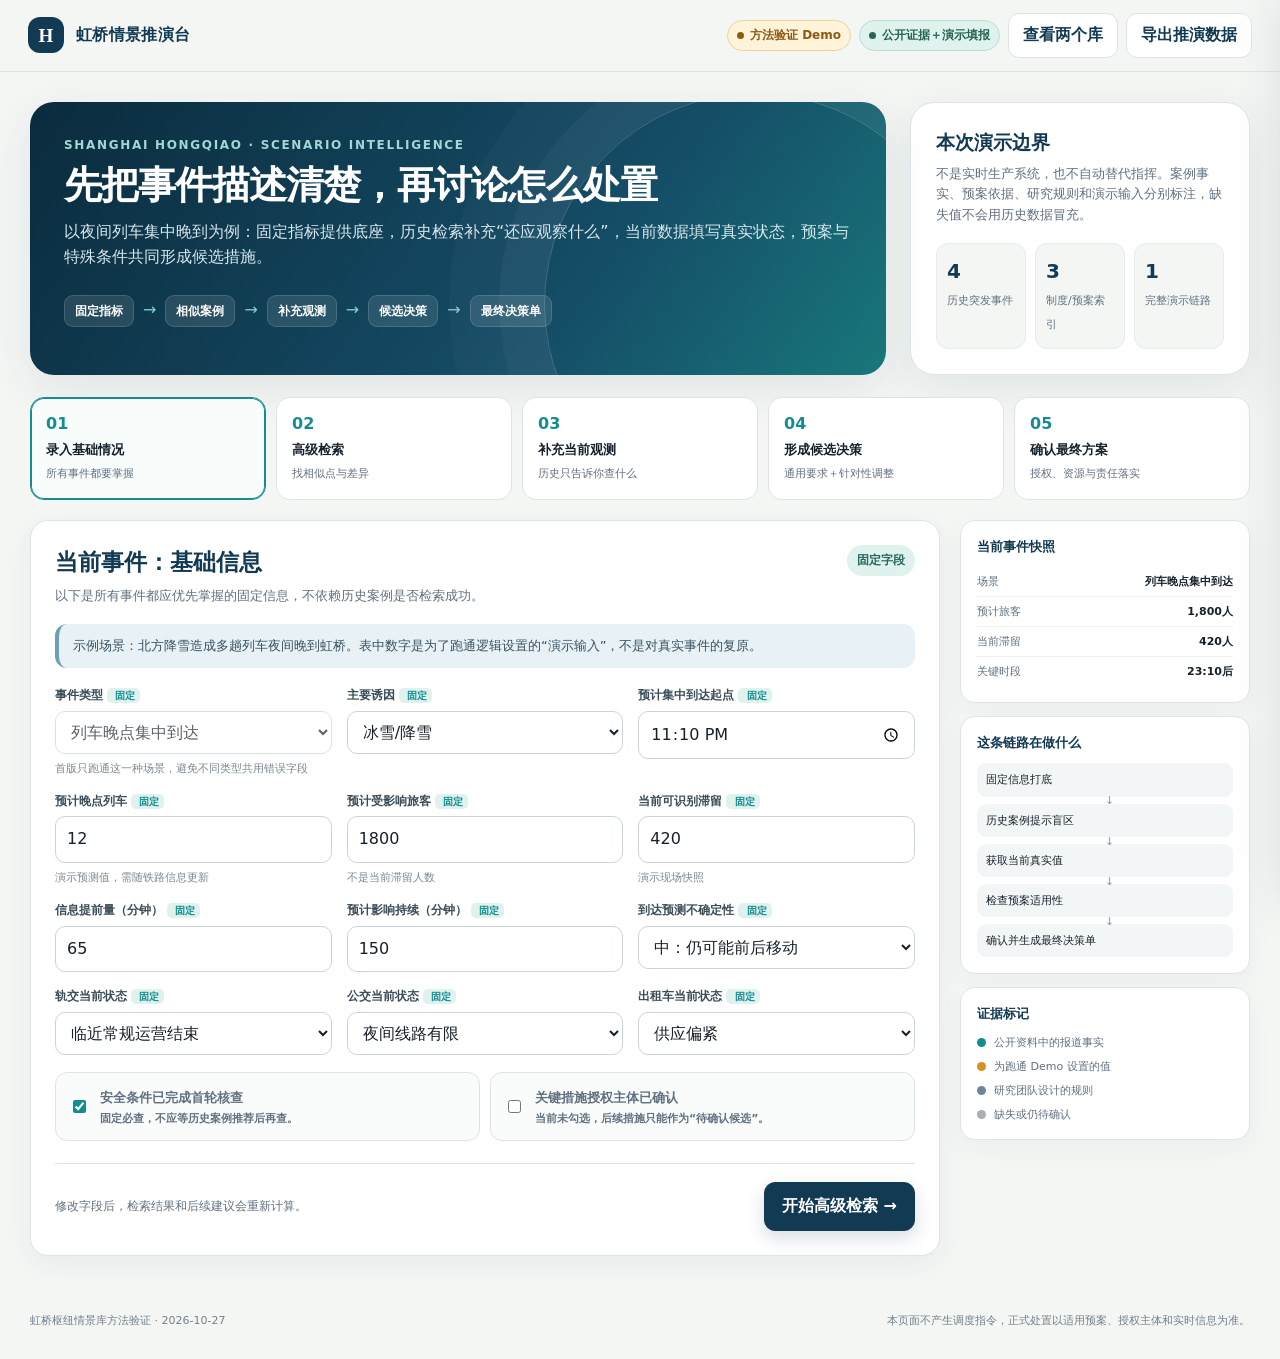
<file: 07_成果输出/演示版本/2026-10-27-情景检索协同决策/index.html>
<!doctype html>
<html lang="zh-CN">
<head>
  <meta charset="utf-8">
  <meta name="viewport" content="width=device-width,initial-scale=1">
  <title>虹桥情景推演台｜情景检索—决策链路 Demo</title>
  <meta name="description" content="演示固定指标、历史情景检索、补充观测、预案匹配与针对性调整的完整链路。">
  <style>
    :root{
      --ink:#17212b;--muted:#607080;--line:#dce4e8;--paper:#f4f6f4;--panel:#fff;
      --navy:#123a52;--navy-2:#0b2b3d;--cyan:#148d92;--mint:#dff2ed;--amber:#d79022;
      --amber-soft:#fff3da;--red:#b94a3c;--red-soft:#fbe7e3;--blue-soft:#e8f1f6;
      --shadow:0 14px 45px rgba(18,58,82,.09);--radius:18px;
    }
    *{box-sizing:border-box}
    html{scroll-behavior:smooth}
    body{margin:0;background:var(--paper);color:var(--ink);font-family:"Segoe UI","Microsoft YaHei",system-ui,sans-serif;line-height:1.55}
    button,input,select{font:inherit}
    button{cursor:pointer}
    a{color:inherit}
    .topbar{position:sticky;top:0;z-index:20;display:flex;align-items:center;justify-content:space-between;padding:13px 28px;background:rgba(244,246,244,.94);backdrop-filter:blur(16px);border-bottom:1px solid rgba(18,58,82,.09)}
    .brand{display:flex;align-items:center;gap:12px;font-weight:760;letter-spacing:.02em;color:var(--navy)}
    .brand-mark{display:grid;place-items:center;width:36px;height:36px;border-radius:12px;background:var(--navy);color:white;font-family:Georgia,serif;font-size:19px}
    .top-actions{display:flex;align-items:center;gap:8px;flex-wrap:wrap;justify-content:flex-end}
    .status-chip,.tag{display:inline-flex;align-items:center;gap:6px;border-radius:99px;padding:5px 9px;font-size:12px;font-weight:650;border:1px solid transparent}
    .status-chip::before{content:"";width:7px;height:7px;border-radius:50%;background:currentColor}
    .status-chip.demo{color:#8a5b14;background:var(--amber-soft);border-color:#efd298}
    .status-chip.local{color:#286555;background:var(--mint);border-color:#b8ddd4}
    .ghost,.primary,.secondary{border-radius:11px;padding:9px 14px;border:1px solid var(--line);background:white;color:var(--navy);font-weight:700;transition:.18s ease}
    .ghost:hover,.secondary:hover{border-color:#9fb4be;transform:translateY(-1px)}
    .primary{border-color:var(--navy);background:var(--navy);color:white;padding:11px 17px;box-shadow:0 7px 18px rgba(18,58,82,.17)}
    .primary:hover{background:var(--navy-2);transform:translateY(-1px)}
    .primary:disabled{opacity:.45;cursor:not-allowed;transform:none}
    .secondary{background:var(--blue-soft);border-color:#c7d9e2}
    .shell{max-width:1450px;margin:0 auto;padding:30px}
    .hero{display:grid;grid-template-columns:minmax(0,1.45fr) minmax(340px,.55fr);gap:24px;margin-bottom:22px}
    .hero-main{position:relative;overflow:hidden;min-height:245px;padding:34px;border-radius:24px;background:linear-gradient(126deg,var(--navy-2),#154e67 66%,#18777b);color:white;box-shadow:var(--shadow)}
    .hero-main::after{content:"";position:absolute;right:-80px;bottom:-140px;width:420px;height:420px;border:1px solid rgba(255,255,255,.19);border-radius:50%;box-shadow:0 0 0 45px rgba(255,255,255,.035),0 0 0 95px rgba(255,255,255,.025)}
    .eyebrow{font-size:12px;font-weight:750;letter-spacing:.14em;text-transform:uppercase;color:#9fd8d4}
    h1{position:relative;z-index:1;margin:9px 0 12px;max-width:790px;font-size:clamp(29px,3vw,47px);line-height:1.16;letter-spacing:-.025em}
    .hero p{position:relative;z-index:1;max-width:790px;margin:0;color:#d6e8ed;font-size:16px}
    .flowline{position:relative;z-index:1;display:flex;align-items:center;gap:9px;margin-top:25px;flex-wrap:wrap}
    .flowline span{padding:6px 10px;border-radius:9px;background:rgba(255,255,255,.105);border:1px solid rgba(255,255,255,.14);font-size:12px;font-weight:650}
    .flowline i{font-style:normal;color:#84d0cc}
    .hero-side{display:flex;flex-direction:column;justify-content:space-between;padding:25px;border-radius:24px;background:#fff;border:1px solid var(--line);box-shadow:var(--shadow)}
    .hero-side h2{margin:0 0 7px;font-size:19px;color:var(--navy)}
    .hero-side p{color:var(--muted);font-size:13px}
    .mini-grid{display:grid;grid-template-columns:repeat(3,1fr);gap:9px;margin-top:18px}
    .mini-stat{padding:12px 10px;border-radius:12px;background:var(--paper);border:1px solid #e6ebed}
    .mini-stat b{display:block;color:var(--navy);font-size:20px}
    .mini-stat span{font-size:11px;color:var(--muted)}
    .steps{display:grid;grid-template-columns:repeat(5,1fr);gap:10px;margin-bottom:20px}
    .step{position:relative;text-align:left;padding:14px 15px;border:1px solid var(--line);border-radius:14px;background:#fff;color:var(--muted)}
    .step strong{display:block;color:var(--ink);font-size:13px;margin-top:3px}
    .step small{font-size:11px}
    .step.active{border-color:var(--cyan);box-shadow:inset 0 0 0 1px var(--cyan);background:#f8fdfc}
    .step.done::after{content:"✓";position:absolute;right:12px;top:12px;color:var(--cyan);font-weight:800}
    .step-index{color:var(--cyan);font-weight:800}
    .workspace{display:grid;grid-template-columns:minmax(0,1fr) 290px;gap:20px;align-items:start}
    .stage{display:none}
    .stage.active{display:block;animation:rise .28s ease}
    @keyframes rise{from{opacity:.3;transform:translateY(8px)}to{opacity:1;transform:none}}
    .panel{background:var(--panel);border:1px solid var(--line);border-radius:var(--radius);box-shadow:0 8px 28px rgba(18,58,82,.055);padding:24px;margin-bottom:16px}
    .panel-head{display:flex;align-items:flex-start;justify-content:space-between;gap:16px;margin-bottom:18px}
    .panel-head h2,.panel-head h3{margin:0;color:var(--navy)}
    .panel-head h2{font-size:23px}.panel-head h3{font-size:18px}
    .panel-head p{margin:5px 0 0;color:var(--muted);font-size:13px;max-width:720px}
    .section-note{padding:12px 14px;border-radius:12px;background:var(--blue-soft);border-left:4px solid #6d9fb5;color:#385260;font-size:13px;margin-bottom:18px}
    .field-grid{display:grid;grid-template-columns:repeat(3,minmax(0,1fr));gap:15px}
    .field{display:flex;flex-direction:column;gap:6px}
    .field.span2{grid-column:span 2}.field.span3{grid-column:span 3}
    label{font-size:12px;font-weight:750;color:#3a4d58}
    .required::after{content:" 固定";font-size:10px;font-weight:700;color:var(--cyan);background:var(--mint);padding:2px 5px;border-radius:5px;margin-left:4px}
    input,select{width:100%;border:1px solid #cad5da;background:#fff;border-radius:10px;padding:10px 11px;color:var(--ink);outline:none}
    input:focus,select:focus{border-color:var(--cyan);box-shadow:0 0 0 3px rgba(20,141,146,.11)}
    .helper{font-size:11px;color:#7a8892}
    .fixed-checks{display:grid;grid-template-columns:1fr 1fr;gap:10px;margin-top:17px}
    .check-card{display:flex;gap:11px;padding:13px;border:1px solid var(--line);border-radius:12px;background:#fafcfb}
    .check-card input{width:auto;margin-top:3px;accent-color:var(--cyan)}
    .check-card b{display:block;font-size:13px}.check-card span{display:block;color:var(--muted);font-size:11px;margin-top:2px}
    .panel-actions{display:flex;align-items:center;justify-content:space-between;gap:12px;margin-top:22px;padding-top:18px;border-top:1px solid var(--line)}
    .hint{font-size:12px;color:var(--muted)}
    .logic-strip{display:grid;grid-template-columns:repeat(3,1fr);gap:10px;margin:14px 0 20px}
    .logic-item{padding:13px;border:1px solid var(--line);border-radius:12px;background:#fafcfc}
    .logic-item b{font-size:13px;color:var(--navy)}.logic-item p{font-size:11px;color:var(--muted);margin:4px 0 0}
    .retrieval-layout{display:grid;grid-template-columns:minmax(0,1fr) 330px;gap:16px}
    .case-list{display:flex;flex-direction:column;gap:11px}
    .case-card{padding:15px;border:1px solid var(--line);border-radius:14px;background:#fff}
    .case-top{display:flex;align-items:flex-start;justify-content:space-between;gap:12px}
    .case-id{font-size:11px;font-weight:800;color:var(--cyan);letter-spacing:.06em}
    .case-card h4{margin:2px 0 4px;font-size:15px;color:var(--navy)}
    .score{font-size:23px;font-weight:800;color:var(--navy);white-space:nowrap}.score small{font-size:10px;color:var(--muted)}
    .bar{height:6px;background:#e7ecee;border-radius:99px;overflow:hidden;margin:10px 0}.bar i{display:block;height:100%;background:linear-gradient(90deg,var(--cyan),#6ac0ad);border-radius:99px}
    .reason-row{display:flex;gap:6px;flex-wrap:wrap}.reason{font-size:10px;padding:3px 6px;border-radius:6px;background:var(--mint);color:#286c60}.difference{background:var(--amber-soft);color:#8a5b14}
    .case-meta{display:flex;justify-content:space-between;gap:12px;margin-top:10px;color:var(--muted);font-size:10px}
    .recommend-box{position:sticky;top:78px;padding:17px;border-radius:15px;background:var(--navy-2);color:white}
    .recommend-box h3{margin:0 0 4px;font-size:17px}.recommend-box>p{margin:0 0 13px;color:#b9d3dc;font-size:11px}
    .rec-list{display:flex;flex-direction:column;gap:8px}
    .rec-item{padding:10px;border-radius:10px;background:rgba(255,255,255,.08);border:1px solid rgba(255,255,255,.1)}
    .rec-item b{display:block;font-size:12px}.rec-item span{display:block;margin-top:3px;color:#bcd3da;font-size:10px}
    .rec-item em{display:inline-block;margin-top:6px;font-style:normal;font-size:9px;padding:2px 5px;border-radius:5px;background:#1c6d73;color:#d9f2ef}
    .recommend-box .primary{width:100%;margin-top:15px;background:#dff2ed;color:#154f4d;border-color:#dff2ed;box-shadow:none}
    .observation-list{display:flex;flex-direction:column;gap:10px}
    .observation{display:grid;grid-template-columns:minmax(200px,1fr) minmax(220px,.75fr) 150px;gap:14px;align-items:center;padding:14px;border:1px solid var(--line);border-radius:13px}
    .observation h4{margin:0;color:var(--navy);font-size:14px}.observation p{margin:3px 0 0;color:var(--muted);font-size:11px}
    .origin{font-size:10px;color:#47717d;background:var(--blue-soft);padding:4px 7px;border-radius:6px;display:inline-block;margin-top:6px}
    .quality{display:flex;align-items:center;gap:6px;font-size:10px;color:var(--muted);justify-content:flex-end}
    .quality i{width:8px;height:8px;border-radius:50%;background:var(--amber)}
    .quality.confirmed i{background:var(--cyan)}
    .portrait-grid{display:grid;grid-template-columns:1.15fr .85fr;gap:16px}
    .portrait{padding:19px;border-radius:15px;background:linear-gradient(145deg,#f7fbfa,#edf5f3);border:1px solid #d4e5df}
    .portrait h3{margin:0 0 12px;color:var(--navy);font-size:18px}
    .portrait p{margin:0;font-size:14px;line-height:1.75}
    .signal-stack{display:flex;flex-direction:column;gap:8px}
    .signal{display:flex;justify-content:space-between;gap:12px;padding:12px;border:1px solid var(--line);border-radius:11px;background:#fff;font-size:12px}
    .signal strong{color:var(--navy)}.signal span{color:var(--muted);text-align:right}
    .decision-columns{display:grid;grid-template-columns:1fr 1fr;gap:16px}
    .decision-column{padding:18px;border:1px solid var(--line);border-radius:15px;background:#fff}
    .decision-column.common{border-top:4px solid #6d9fb5}.decision-column.adaptive{border-top:4px solid var(--cyan)}
    .decision-column h3{margin:0 0 4px;color:var(--navy);font-size:17px}.decision-column>p{margin:0 0 13px;font-size:11px;color:var(--muted)}
    .action-card{padding:13px 0;border-top:1px solid var(--line)}.action-card:first-of-type{border-top:0}
    .action-card h4{font-size:13px;margin:0 0 4px}.action-card p{font-size:11px;color:var(--muted);margin:0 0 7px}
    .trace{font-size:10px;color:#33666b;background:var(--mint);padding:5px 7px;border-radius:7px;display:inline-block}
    .caution{color:#8c531a;background:var(--amber-soft)}
    .trace-table{width:100%;border-collapse:collapse;font-size:11px}.trace-table th{text-align:left;background:#f0f4f4;color:#51636d}.trace-table th,.trace-table td{padding:10px;border-bottom:1px solid var(--line);vertical-align:top}.trace-table td:first-child{font-weight:700;color:var(--navy)}
    .confirm-list{display:flex;flex-direction:column;gap:10px}
    .confirm-row{display:grid;grid-template-columns:36px minmax(230px,1.35fr) minmax(185px,.75fr) minmax(145px,.65fr) 105px;gap:11px;align-items:center;padding:14px;border:1px solid var(--line);border-radius:13px;background:#fff}
    .confirm-row input[type="checkbox"]{width:18px;height:18px;accent-color:var(--cyan)}
    .confirm-row h4{margin:0;color:var(--navy);font-size:13px}.confirm-row p{margin:3px 0 0;color:var(--muted);font-size:10px}
    .confirm-field label{display:block;margin-bottom:4px;font-size:9px;letter-spacing:.04em;color:#71808a}.confirm-field input,.confirm-field select{padding:8px 9px;font-size:11px}
    .decision-meta{display:grid;grid-template-columns:1fr 180px 150px;gap:12px;margin:16px 0}
    .attest{display:flex;align-items:flex-start;gap:9px;padding:12px 13px;border:1px solid #ecd39d;border-radius:11px;background:var(--amber-soft);font-size:11px;color:#76501b}.attest input{width:17px;height:17px;margin-top:1px;accent-color:var(--amber)}
    .resource-box{margin-bottom:18px;padding:18px;border:1px solid #c9dcd7;border-radius:15px;background:linear-gradient(145deg,#f8fcfb,#eef6f3)}
    .resource-box-head{display:flex;align-items:flex-start;justify-content:space-between;gap:14px;margin-bottom:14px}.resource-box-head h3{margin:0;color:var(--navy);font-size:17px}.resource-box-head p{margin:4px 0 0;color:var(--muted);font-size:11px}
    .resource-grid{display:grid;grid-template-columns:repeat(5,minmax(115px,1fr));gap:10px}.resource-grid .field input{background:rgba(255,255,255,.92);padding:8px 9px}
    .allocation-preview{margin-top:15px}.allocation-summary{display:flex;align-items:center;justify-content:space-between;gap:12px;margin-bottom:9px;font-size:11px;color:var(--muted)}
    .allocation-cards{display:grid;grid-template-columns:repeat(3,1fr);gap:10px}.mode-card{padding:14px;border:1px solid var(--line);border-radius:12px;background:#fff}.mode-card .mode-name{display:flex;justify-content:space-between;gap:8px;color:var(--navy);font-size:12px;font-weight:750}.mode-card strong{display:block;margin:7px 0 2px;color:var(--navy);font-size:24px}.mode-card p{margin:0;color:var(--muted);font-size:10px}.mode-card small{display:block;margin-top:8px;padding-top:7px;border-top:1px solid var(--line);color:#456773;font-size:9px}
    .allocation-result{display:grid;grid-template-columns:1fr 1fr;gap:10px;margin-top:10px}.allocation-band{padding:12px 13px;border-radius:11px;background:var(--navy-2);color:white;font-size:11px}.allocation-band.alt{background:#fff4dc;color:#714b13;border:1px solid #efd39b}.allocation-band b{display:block;margin-bottom:3px;font-size:12px}.allocation-band span{color:#c8dce2}.allocation-band.alt span{color:#82622f}
    .final-allocation{margin:20px 22px 0;padding:18px;border:1px solid #c9dcd7;border-radius:14px;background:#f5faf8}.final-allocation h4{margin:0 0 11px;color:var(--navy);font-size:15px}.final-mode-grid{display:grid;grid-template-columns:repeat(3,1fr);gap:9px}.final-mode{padding:12px;border-radius:10px;background:white;border:1px solid var(--line)}.final-mode b{display:block;color:var(--navy);font-size:13px}.final-mode span{display:block;margin-top:3px;color:var(--muted);font-size:10px}.final-fallback{margin-top:10px;padding:10px;border-radius:9px;background:var(--amber-soft);color:#76501b;font-size:10px}
    .final-sheet{display:none;margin-top:18px;border:1px solid #b8d6cf;border-radius:17px;background:#fff;overflow:hidden}.final-sheet.show{display:block;animation:rise .28s ease}
    .final-sheet-head{position:relative;padding:23px 25px;background:linear-gradient(125deg,var(--navy-2),#16576a);color:white}.final-sheet-head::after{content:"演示";position:absolute;right:24px;top:15px;font-size:44px;font-weight:850;letter-spacing:.12em;color:rgba(255,255,255,.09)}
    .final-sheet-head h3{position:relative;z-index:1;margin:0;font-size:22px}.final-sheet-head p{position:relative;z-index:1;margin:5px 0 0;color:#c7dee5;font-size:11px}
    .final-stats{display:grid;grid-template-columns:repeat(4,1fr);gap:1px;background:var(--line);border-bottom:1px solid var(--line)}.final-stat{padding:13px 16px;background:#f9fbfa}.final-stat span{display:block;color:var(--muted);font-size:9px}.final-stat b{display:block;margin-top:3px;color:var(--navy);font-size:13px}
    .final-body{display:grid;grid-template-columns:1.1fr .9fr;gap:18px;padding:22px}.final-section h4{margin:0 0 9px;color:var(--navy);font-size:14px}.final-item{padding:10px 0;border-top:1px solid var(--line)}.final-item:first-of-type{border-top:0}.final-item b{display:block;font-size:12px}.final-item span{display:block;margin-top:2px;color:var(--muted);font-size:10px}.final-item.pending b{color:#8a5b14}
    .guardrail{margin-top:13px;padding:12px;border-radius:10px;background:var(--red-soft);color:#7e433a;font-size:10px}
    .rail{position:sticky;top:78px;display:flex;flex-direction:column;gap:13px}
    .rail-card{background:white;border:1px solid var(--line);border-radius:15px;padding:16px;box-shadow:0 8px 28px rgba(18,58,82,.04)}
    .rail-card h3{font-size:13px;margin:0 0 10px;color:var(--navy)}
    .rail-row{display:flex;justify-content:space-between;gap:10px;font-size:11px;padding:6px 0;border-top:1px solid #edf0f1}.rail-row:first-of-type{border-top:0}.rail-row span{color:var(--muted)}.rail-row b{text-align:right}
    .legend{display:flex;flex-direction:column;gap:7px}.legend div{display:flex;align-items:center;gap:8px;font-size:11px;color:var(--muted)}.dot{width:9px;height:9px;border-radius:50%}.dot.fact{background:var(--cyan)}.dot.demo{background:var(--amber)}.dot.unknown{background:#a6afb4}.dot.rule{background:#6d86a0}
    .rail-flow{display:flex;flex-direction:column;gap:7px}.rail-flow div{position:relative;padding:8px 9px;border-radius:9px;background:#f3f6f6;font-size:11px}.rail-flow div:not(:last-child)::after{content:"↓";position:absolute;left:50%;bottom:-13px;color:#7fa0aa;z-index:2}
    .drawer-backdrop{position:fixed;inset:0;background:rgba(9,30,42,.36);z-index:39;display:none}.drawer-backdrop.open{display:block}
    .drawer{position:fixed;right:0;top:0;z-index:40;width:min(610px,95vw);height:100vh;background:#f6f8f7;border-left:1px solid var(--line);box-shadow:-20px 0 50px rgba(11,43,61,.18);transform:translateX(105%);transition:.25s ease;overflow:auto}
    .drawer.open{transform:none}.drawer-head{position:sticky;top:0;z-index:2;display:flex;justify-content:space-between;align-items:center;padding:18px 22px;background:rgba(246,248,247,.95);border-bottom:1px solid var(--line);backdrop-filter:blur(12px)}.drawer-head h2{font-size:18px;margin:0;color:var(--navy)}
    .close{border:0;background:white;border-radius:10px;width:35px;height:35px;font-size:18px;color:var(--navy)}
    .tabs{display:flex;gap:6px;padding:15px 22px 0}.tab{border:1px solid var(--line);background:#fff;color:var(--muted);padding:8px 12px;border-radius:9px;font-weight:700}.tab.active{background:var(--navy);border-color:var(--navy);color:white}
    .library-content{padding:16px 22px 30px}.library-item{background:#fff;border:1px solid var(--line);border-radius:13px;padding:15px;margin-bottom:10px}.library-item h3{font-size:14px;margin:0 0 6px;color:var(--navy)}.library-item p{font-size:11px;color:var(--muted);margin:5px 0}.library-item a{color:#146a78}.lib-line{display:grid;grid-template-columns:88px 1fr;gap:8px;font-size:11px;padding:5px 0;border-top:1px solid #edf0f1}.lib-line span:first-child{color:var(--muted)}
    .footer{max-width:1450px;margin:0 auto;padding:10px 30px 30px;color:#71808a;font-size:11px;display:flex;justify-content:space-between;gap:16px;flex-wrap:wrap}
    .toast{position:fixed;left:50%;bottom:24px;z-index:60;transform:translate(-50%,20px);padding:10px 15px;border-radius:10px;background:var(--navy-2);color:white;opacity:0;pointer-events:none;transition:.2s ease;font-size:12px}.toast.show{opacity:1;transform:translate(-50%,0)}
    @media(max-width:1050px){.workspace{grid-template-columns:1fr}.rail{position:static;display:grid;grid-template-columns:repeat(3,1fr)}.hero{grid-template-columns:1fr}.retrieval-layout{grid-template-columns:1fr}.recommend-box{position:static}.field-grid{grid-template-columns:repeat(2,1fr)}.field.span3{grid-column:span 2}.observation{grid-template-columns:1fr 220px}.quality{grid-column:2}.portrait-grid,.decision-columns,.final-body{grid-template-columns:1fr}.confirm-row{grid-template-columns:32px minmax(220px,1fr) minmax(180px,.7fr)}.confirm-row .confirm-field:nth-last-child(-n+2){grid-column:auto}.decision-meta{grid-template-columns:1fr 1fr}.decision-meta .field:first-child{grid-column:span 2}.resource-grid{grid-template-columns:repeat(3,1fr)}}
    @media(max-width:700px){.topbar{padding:10px 14px}.status-chip.local{display:none}.shell{padding:16px}.hero-main,.hero-side{padding:22px}.steps{grid-template-columns:1fr 1fr}.step small{display:none}.field-grid{grid-template-columns:1fr}.field.span2,.field.span3{grid-column:span 1}.fixed-checks,.logic-strip{grid-template-columns:1fr}.observation{grid-template-columns:1fr}.quality{grid-column:auto;justify-content:flex-start}.rail{grid-template-columns:1fr}.mini-grid{grid-template-columns:1fr 1fr 1fr}.panel{padding:17px}.panel-actions{align-items:flex-start;flex-direction:column}.top-actions .ghost{padding:8px 9px}.brand span{display:none}.confirm-row{grid-template-columns:28px 1fr}.confirm-row .confirm-field{grid-column:2}.decision-meta{grid-template-columns:1fr}.decision-meta .field:first-child{grid-column:auto}.final-stats{grid-template-columns:1fr 1fr}.resource-grid,.allocation-cards,.allocation-result,.final-mode-grid{grid-template-columns:1fr}.resource-box-head{flex-direction:column}}
  </style>
</head>
<body>
  <header class="topbar">
    <div class="brand"><span class="brand-mark">H</span><span>虹桥情景推演台</span></div>
    <div class="top-actions">
      <span class="status-chip demo">方法验证 Demo</span>
      <span class="status-chip local">公开证据＋演示填报</span>
      <button class="ghost" id="libraryBtn">查看两个库</button>
      <button class="ghost" id="exportBtn">导出推演数据</button>
    </div>
  </header>

  <main class="shell">
    <section class="hero">
      <div class="hero-main">
        <div class="eyebrow">Shanghai Hongqiao · Scenario Intelligence</div>
        <h1>先把事件描述清楚，再讨论怎么处置</h1>
        <p>以夜间列车集中晚到为例：固定指标提供底座，历史检索补充“还应观察什么”，当前数据填写真实状态，预案与特殊条件共同形成候选措施。</p>
        <div class="flowline" aria-label="演示流程">
          <span>固定指标</span><i>→</i><span>相似案例</span><i>→</i><span>补充观测</span><i>→</i><span>候选决策</span><i>→</i><span>最终决策单</span>
        </div>
      </div>
      <aside class="hero-side">
        <div>
          <h2>本次演示边界</h2>
          <p>不是实时生产系统，也不自动替代指挥。案例事实、预案依据、研究规则和演示输入分别标注，缺失值不会用历史数据冒充。</p>
        </div>
        <div class="mini-grid">
          <div class="mini-stat"><b>4</b><span>历史突发事件</span></div>
          <div class="mini-stat"><b>3</b><span>制度/预案索引</span></div>
          <div class="mini-stat"><b>1</b><span>完整演示链路</span></div>
        </div>
      </aside>
    </section>

    <nav class="steps" aria-label="推演步骤">
      <button class="step active" data-step="1"><span class="step-index">01</span><strong>录入基础情况</strong><small>所有事件都要掌握</small></button>
      <button class="step" data-step="2"><span class="step-index">02</span><strong>高级检索</strong><small>找相似点与差异</small></button>
      <button class="step" data-step="3"><span class="step-index">03</span><strong>补充当前观测</strong><small>历史只告诉你查什么</small></button>
      <button class="step" data-step="4"><span class="step-index">04</span><strong>形成候选决策</strong><small>通用要求＋针对性调整</small></button>
      <button class="step" data-step="5"><span class="step-index">05</span><strong>确认最终方案</strong><small>授权、资源与责任落实</small></button>
    </nav>

    <div class="workspace">
      <div class="stages">
        <section class="stage active" data-stage="1">
          <div class="panel">
            <div class="panel-head"><div><h2>当前事件：基础信息</h2><p>以下是所有事件都应优先掌握的固定信息，不依赖历史案例是否检索成功。</p></div><span class="tag" style="background:var(--mint);color:#27695f">固定字段</span></div>
            <div class="section-note">示例场景：北方降雪造成多趟列车夜间晚到虹桥。表中数字是为了跑通逻辑设置的“演示输入”，不是对真实事件的复原。</div>
            <div class="field-grid">
              <div class="field"><label class="required" for="eventType">事件类型</label><select id="eventType" disabled><option value="rail_delay">列车晚点集中到达</option></select><span class="helper">首版只跑通这一种场景，避免不同类型共用错误字段</span></div>
              <div class="field"><label class="required" for="cause">主要诱因</label><select id="cause"><option value="snow">冰雪/降雪</option><option value="typhoon">台风</option><option value="fog">大雾</option><option value="earthquake">地震影响</option><option value="equipment">设施设备故障</option></select></div>
              <div class="field"><label class="required" for="eventTime">预计集中到达起点</label><input id="eventTime" type="time" value="23:10"></div>
              <div class="field"><label class="required" for="trainCount">预计晚点列车</label><input id="trainCount" type="number" min="0" value="12"><span class="helper">演示预测值，需随铁路信息更新</span></div>
              <div class="field"><label class="required" for="passengers">预计受影响旅客</label><input id="passengers" type="number" min="0" value="1800"><span class="helper">不是当前滞留人数</span></div>
              <div class="field"><label class="required" for="backlog">当前可识别滞留</label><input id="backlog" type="number" min="0" value="420"><span class="helper">演示现场快照</span></div>
              <div class="field"><label class="required" for="leadTime">信息提前量（分钟）</label><input id="leadTime" type="number" min="0" value="65"></div>
              <div class="field"><label class="required" for="duration">预计影响持续（分钟）</label><input id="duration" type="number" min="0" value="150"></div>
              <div class="field"><label class="required" for="uncertainty">到达预测不确定性</label><select id="uncertainty"><option value="low">低：时刻基本稳定</option><option value="medium" selected>中：仍可能前后移动</option><option value="high">高：批次和时点均不稳定</option></select></div>
              <div class="field"><label class="required" for="metroState">轨交当前状态</label><select id="metroState"><option value="normal">常规服务可覆盖</option><option value="ending" selected>临近常规运营结束</option><option value="closed">已结束运营</option><option value="restricted">线路或站点受限</option></select></div>
              <div class="field"><label class="required" for="busState">公交当前状态</label><select id="busState"><option value="normal">常规服务可覆盖</option><option value="limited" selected>夜间线路有限</option><option value="reinforce">已确认增援</option><option value="restricted">道路/场站受限</option></select></div>
              <div class="field"><label class="required" for="taxiState">出租车当前状态</label><select id="taxiState"><option value="normal">供应正常</option><option value="tight" selected>供应偏紧</option><option value="unknown">尚未确认</option><option value="restricted">蓄车区或道路受限</option></select></div>
            </div>
            <div class="fixed-checks">
              <label class="check-card"><input id="safetyChecked" type="checkbox" checked><span><b>安全条件已完成首轮核查</b><span>固定必查，不应等历史案例推荐后再查。</span></span></label>
              <label class="check-card"><input id="authorityChecked" type="checkbox"><span><b>关键措施授权主体已确认</b><span>当前未勾选，后续措施只能作为“待确认候选”。</span></span></label>
            </div>
            <div class="panel-actions"><span class="hint">修改字段后，检索结果和后续建议会重新计算。</span><button class="primary" id="searchBtn">开始高级检索 →</button></div>
          </div>
        </section>

        <section class="stage" data-stage="2">
          <div class="panel">
            <div class="panel-head"><div><h2>高级检索：不是只搜标题</h2><p>先用事件类型、诱因、时段、主要受影响方式等进行结构化约束，再按相似性排序，同时保留“不同在哪里”。</p></div><span class="tag" style="background:var(--blue-soft);color:#386072">检索规则可解释</span></div>
            <div class="logic-strip">
              <div class="logic-item"><b>① 条件过滤</b><p>地点范围、材料性质、事件类型与时段。</p></div>
              <div class="logic-item"><b>② 加权比较</b><p>类型30%、诱因15%、时段15%、方式15%、规模10%、联动15%。</p></div>
              <div class="logic-item"><b>③ 证据检查</b><p>相似度与资料完整度分开，不能把高相似当成高可信。</p></div>
            </div>
            <div class="section-note">相似度是本 Demo 的透明演示规则，不是统计概率，也不表示可以照搬历史处置。</div>
            <div class="section-note"><b>结构化案例库对照（本机平台）</b><p>使用事件类型、诱因、时段和地点查询新版案例库，结果与下方原演示算法分开；原演示的候选动作仍按原规则生成。</p><label for="familyId">同事件编号（选填；用于排除自身，如 HQ-E01）</label><input id="familyId" placeholder="新事件可留空"><button class="secondary" id="structuredSearch" type="button">运行结构化对照检索</button><pre id="structuredResult" style="white-space:pre-wrap;overflow-wrap:anywhere">从本机平台打开页面后，可运行对照检索。</pre></div>
            <div class="retrieval-layout">
              <div class="case-list" id="caseResults"></div>
              <aside class="recommend-box">
                <h3>系统建议再查什么？</h3>
                <p>由相似案例中“曾经影响处置、但基础表尚未覆盖”的字段生成。</p>
                <div class="rec-list" id="recommendations"></div>
                <button class="primary" id="observeBtn">去填写当前观测 →</button>
              </aside>
            </div>
          </div>
        </section>

        <section class="stage" data-stage="3">
          <div class="panel">
            <div class="panel-head"><div><h2>补充当前观测</h2><p>历史案例只负责提醒“还应查什么”。这里填写的是当前事件的数据；不能把历史数值复制过来。</p></div><span class="tag" style="background:var(--amber-soft);color:#855411">演示填报</span></div>
            <div class="section-note">下列默认值均为演示设定。正式应用时，应由列车到达计划、客流监测、运营单位反馈或现场人员更新，并记录采集时点。</div>
            <div class="observation-list">
              <div class="observation"><div><h4>列车到达波形</h4><p>旅客是均匀到达，还是在某一时段集中涌入？</p><span class="origin">来自：E01／G02 的分时数据缺口</span></div><select id="arrivalWave"><option value="unknown">未知</option><option value="even">大致均匀</option><option value="front">前段集中</option><option value="back" selected>后段集中</option><option value="multi">多波次到达</option></select><div class="quality confirmed"><i></i><span>演示已填</span></div></div>
              <div class="observation"><div><h4>旅客主要去向</h4><p>决定公交线路、轨交换乘和出租车是否真正匹配需求。</p><span class="origin">来自：E04／P01 的方向差异</span></div><select id="direction"><option value="unknown">未知</option><option value="downtown">中心城区集中</option><option value="suburban">郊区方向集中</option><option value="mixed" selected>方向分散</option><option value="cross_hub">跨机场/跨枢纽</option></select><div class="quality confirmed"><i></i><span>演示已填</span></div></div>
              <div class="observation"><div><h4>轨交延时可行性</h4><p>常规末班结束不等于一定能延时；需确认检修、人员、路径和批准。</p><span class="origin">来自：E01／G02 的夜间衔接</span></div><select id="metroExtension"><option value="unknown">尚未询问</option><option value="pending" selected>已请求，待批准</option><option value="yes">已确认可延时</option><option value="no">确认不可延时</option></select><div class="quality"><i></i><span>待外部确认</span></div></div>
              <div class="observation"><div><h4>出租车实际到达率</h4><p>记录现场每15分钟实际进入可上客区的车辆，而不是平台车辆总量。</p><span class="origin">来自：E02 的企业动员与口径限制</span></div><input id="taxiRate" type="number" min="0" value="18" aria-label="出租车每15分钟到达车辆"><div class="quality confirmed"><i></i><span>18辆／15分钟</span></div></div>
              <div class="observation"><div><h4>增援公交单次周转</h4><p>车辆数相同，往返时间和上客点冲突也会改变真实服务能力。</p><span class="origin">来自：E01 的班次与有效能力缺口</span></div><input id="busCycle" type="number" min="0" value="44" aria-label="公交周转分钟"><div class="quality confirmed"><i></i><span>44分钟／次</span></div></div>
              <div class="observation"><div><h4>安全候车余量</h4><p>用于判断是否需要提前分区、开放临时候车区或控制到达出口。</p><span class="origin">来自：E03 的安置准备与空间边界</span></div><input id="holdingCapacity" type="number" min="0" value="600" aria-label="安全候车余量人数"><div class="quality confirmed"><i></i><span>余量600人</span></div></div>
              <div class="observation"><div><h4>需要重点帮助的人群</h4><p>老人、儿童、行动不便等人数，用于人员和无障碍安排。</p><span class="origin">固定安全补充：不依赖案例相似度</span></div><input id="specialGroups" type="number" min="0" value="35" aria-label="特殊人群人数"><div class="quality confirmed"><i></i><span>演示已填</span></div></div>
            </div>
            <div class="panel-actions"><button class="secondary" data-goto="2">← 返回检索</button><button class="primary" id="portraitBtn">生成完整事件画像 →</button></div>
          </div>
        </section>

        <section class="stage" data-stage="4">
          <div class="panel">
            <div class="panel-head"><div><h2>当前事件画像</h2><p>固定字段与针对性观测合并后，形成可交给决策层的结构化描述。</p></div><span class="tag" id="completenessTag" style="background:var(--mint);color:#27695f">画像完整度 86%</span></div>
            <div class="portrait-grid">
              <div class="portrait"><h3>用一句话说清楚</h3><p id="portraitText"></p></div>
              <div class="signal-stack" id="signalStack"></div>
            </div>
          </div>
          <div class="panel">
            <div class="panel-head"><div><h2>候选决策：通用要求＋针对性调整</h2><p>左侧来自已有制度与预案的共性要求；右侧只针对当前特殊条件进行调整。两者不是简单拼接，而是逐项检查适用性。</p></div><span class="tag" style="background:var(--red-soft);color:#8e4136">需人工确认</span></div>
            <div class="decision-columns">
              <div class="decision-column common"><h3>预案提供的通用底座</h3><p>说明“必须做什么、由谁协调、需要守住什么边界”。</p><div id="commonActions"></div></div>
              <div class="decision-column adaptive"><h3>当前事件的针对性调整</h3><p>由本次新增观测触发，说明“方案具体需要怎么改”。</p><div id="adaptiveActions"></div></div>
            </div>
          </div>
          <div class="panel">
            <div class="panel-head"><div><h3>依据链：每条建议是怎么来的</h3><p>避免只展示“系统建议”，却无法解释为什么。</p></div></div>
            <div style="overflow:auto"><table class="trace-table"><thead><tr><th>建议</th><th>当前触发条件</th><th>历史提示</th><th>预案/权限边界</th></tr></thead><tbody id="traceBody"></tbody></table></div>
            <div class="panel-actions"><button class="secondary" data-goto="3">← 修改补充观测</button><button class="primary" id="confirmBtn">进入决策确认 →</button></div>
          </div>
        </section>

        <section class="stage" data-stage="5">
          <div class="panel">
            <div class="panel-head"><div><h2>多方式协同决策与确认</h2><p>先把应急需求转化为地铁、公交、出租车的具体分工，再逐项确认保障动作。</p></div><span class="tag" style="background:var(--amber-soft);color:#855411">演示计算＋人工确认</span></div>
            <div class="section-note">以下运力参数均为演示设定，不是虹桥真实资源承诺。正式使用时必须由对应运营单位确认“可用数量、有效载客量、到位时点和服务方向”。</div>
            <div class="resource-box" id="resourceBox">
              <div class="resource-box-head"><div><h3>① 确认需求与可兑现资源</h3><p>计算规则：轨交优先承担适配方向；出租车作为滚动补充且不超过需求的25%；公交承担剩余需求，并按方向计算所需车辆。</p></div><button class="secondary" id="calcAllocationBtn">重新计算</button></div>
              <div class="resource-grid">
                <div class="field"><label for="transportDemand">应急接续需求（人）</label><input id="transportDemand" type="number" min="0" value="1200"></div>
                <div class="field"><label for="planHorizon">计划疏运窗口（分钟）</label><input id="planHorizon" type="number" min="15" value="90"></div>
                <div class="field"><label for="metroTrips">轨交可加开班次</label><input id="metroTrips" type="number" min="0" value="3"></div>
                <div class="field"><label for="metroCapacity">轨交每班有效载客</label><input id="metroCapacity" type="number" min="0" value="180"></div>
                <div class="field"><label for="metroCompatiblePct">适合轨交方向占比（%）</label><input id="metroCompatiblePct" type="number" min="0" max="100" value="45"></div>
                <div class="field"><label for="busAvailable">可调用公交车（辆）</label><input id="busAvailable" type="number" min="0" value="15"></div>
                <div class="field"><label for="busSeats">公交每车有效载客</label><input id="busSeats" type="number" min="1" value="40"></div>
                <div class="field"><label for="decisionBusCycle">公交单次周转（分钟）</label><input id="decisionBusCycle" type="number" min="1" value="44"></div>
                <div class="field"><label for="decisionTaxiRate">出租车到达率（辆/15分钟）</label><input id="decisionTaxiRate" type="number" min="0" value="18"></div>
                <div class="field"><label for="taxiOccupancy">出租车平均载客（人/辆）</label><input id="taxiOccupancy" type="number" min="1" value="2"></div>
                <div class="field"><label for="centerShare">公交中心城区方向占比（%）</label><input id="centerShare" type="number" min="0" max="100" value="60"></div>
              </div>
              <div class="allocation-preview" id="allocationPreview"></div>
            </div>
            <div class="panel-head" style="margin-top:20px"><div><h3>② 确认配套保障动作</h3><p>只有标记为“已确认，可执行”的措施会进入执行清单，其余进入待决事项。</p></div></div>
            <div class="confirm-list" id="confirmRows"></div>
            <div class="decision-meta">
              <div class="field"><label for="decisionOwner">决策确认席位</label><input id="decisionOwner" value="演示决策席（待正式替换）"></div>
              <div class="field"><label for="decisionTime">决策时点</label><input id="decisionTime" type="time" value="23:00"></div>
              <div class="field"><label for="reviewInterval">滚动复核周期</label><select id="reviewInterval"><option value="10">每10分钟</option><option value="15" selected>每15分钟</option><option value="30">每30分钟</option></select></div>
            </div>
            <label class="attest"><input id="decisionAttested" type="checkbox" checked><span>我确认：以下授权、资源和责任状态仅为本 Demo 的演示设定；真实应用必须由实际授权主体填写并签认。</span></label>
            <div class="panel-actions"><button class="secondary" data-goto="4">← 返回候选决策</button><button class="primary" id="finalizeBtn">生成最终决策单 →</button></div>
          </div>
          <div class="final-sheet" id="finalSheet">
            <div class="final-sheet-head"><h3>虹桥枢纽突发事件最终决策单</h3><p>方法验证版 · 仅用于展示从候选建议到可执行清单的确认过程</p></div>
            <div class="final-stats" id="finalStats"></div>
            <div class="final-allocation" id="finalAllocation"></div>
            <div class="final-body">
              <div class="final-section"><h4>配套保障执行清单</h4><div id="executionList"></div></div>
              <div class="final-section"><h4>待决事项与升级问题</h4><div id="pendingList"></div><div class="guardrail" id="guardrailText"></div></div>
            </div>
            <div class="panel-actions" style="margin:0 22px 22px"><button class="secondary" id="rerunBtn">回到开头再推演</button><button class="primary" id="exportDecisionBtn">导出最终决策单</button></div>
          </div>
        </section>
      </div>

      <aside class="rail">
        <div class="rail-card"><h3>当前事件快照</h3><div class="rail-row"><span>场景</span><b id="railScene">列车晚点集中到达</b></div><div class="rail-row"><span>预计旅客</span><b id="railPassengers">1,800人</b></div><div class="rail-row"><span>当前滞留</span><b id="railBacklog">420人</b></div><div class="rail-row"><span>关键时段</span><b id="railTime">23:10后</b></div></div>
        <div class="rail-card"><h3>这条链路在做什么</h3><div class="rail-flow"><div>固定信息打底</div><div>历史案例提示盲区</div><div>获取当前真实值</div><div>检查预案适用性</div><div>确认并生成最终决策单</div></div></div>
        <div class="rail-card"><h3>证据标记</h3><div class="legend"><div><i class="dot fact"></i>公开资料中的报道事实</div><div><i class="dot demo"></i>为跑通 Demo 设置的值</div><div><i class="dot rule"></i>研究团队设计的规则</div><div><i class="dot unknown"></i>缺失或仍待确认</div></div></div>
      </aside>
    </div>
  </main>

  <footer class="footer"><span>虹桥枢纽情景库方法验证 · 2026-10-27</span><span>本页面不产生调度指令，正式处置以适用预案、授权主体和实时信息为准。</span></footer>

  <div class="drawer-backdrop" id="drawerBackdrop"></div>
  <aside class="drawer" id="drawer" aria-hidden="true">
    <div class="drawer-head"><h2>历史情景库与预案库</h2><button class="close" id="closeDrawer" aria-label="关闭">×</button></div>
    <div class="tabs"><button class="tab active" data-tab="cases">历史情景库</button><button class="tab" data-tab="plans">预案库</button></div>
    <div class="library-content" id="libraryContent"></div>
  </aside>
  <div class="toast" id="toast"></div>

  <script>
    const cases = [
      {id:'HQ-E01',title:'2023年12月降雪导致列车夜间晚到',type:'rail_delay',cause:'snow',period:'night',mode:'rail',scale:'high',cross:true,evidence:'较高',role:'实际突发事件',facts:'28班列车、10008名受影响旅客；报道了工作指令、轨交延时、公交和现场保障等动作。',missing:'初始滞留、分时到达、旅客去向和各方式有效能力缺失。',observations:['到达波形','轨交延时可行性','公交有效周转','候车空间'],source:'https://jtw.sh.gov.cn/xydt/20231226/6f4ed792491949fb871c7237e4d636ff.html'},
      {id:'HQ-E02',title:'2023年8月地震影响列车晚点抵沪',type:'rail_delay',cause:'earthquake',period:'night',mode:'rail',scale:'medium',cross:false,evidence:'中',role:'实际突发事件',facts:'报道强生出租从中午起组织保障，并给出企业全天火车站服务量。',missing:'受影响人数、实际增援量、其他方式能力和精确生效时点缺失。',observations:['出租车实际到达率','企业资源承诺','信息反馈时点'],source:'https://www.whb.cn/zhuzhan/cs/20230807/533824.html'},
      {id:'HQ-E03',title:'2024年“贝碧嘉”台风期间枢纽保障',type:'mode_restriction',cause:'typhoon',period:'all',mode:'multi',scale:'high',cross:true,evidence:'中',role:'实际灾害保障',facts:'公开资料涉及设施检查、运行调整及候车/安置准备。',missing:'具体启动时点、场所容量、实际安置人数和方式能力缺失。',observations:['安全候车余量','方式可用性','临时区域启用授权'],source:'https://www.gzw.sh.gov.cn/shgzw_zxzx_gqdt/20240918/87a233dab9064ff684b354195059008d.html'},
      {id:'HQ-E04',title:'2014年大雾造成航班备降与跨方式转运',type:'air_disruption',cause:'fog',period:'crossday',mode:'air',scale:'high',cross:true,evidence:'中',role:'实际突发事件',facts:'报道了航班备降虹桥、跨机场及酒店等不同方向的地面转送。',missing:'各方向人数、初始积压、车辆到位链和分时供给缺失。',observations:['旅客主要去向','跨枢纽需求','车辆到位时点'],source:'https://www.shairport.com/xwg/info_itemid_19250.html'},
      {id:'HQ-G02',title:'2019年五一返程夜间集中到达',type:'rail_surge',cause:'scheduled',period:'night',mode:'rail',scale:'high',cross:true,evidence:'中',role:'常态对照事件',facts:'公开报道包含22时后列车与旅客规模、轨交延时和保障完成时点。',missing:'实际候客群体、逐时滞留和各方式分担缺失。',observations:['列车分时到达','末班衔接缺口','完成口径'],source:'https://news.cnr.cn/native/city/20190505/t20190505_524600976.shtml'}
    ];

    const plans = [
      {id:'PL-01',title:'虹桥综合交通枢纽突发事件总体应急预案（2022）',status:'已取得扫描全文',scope:'职责体系、信息报送、联动响应和总体处置框架。',boundary:'具体业务措施仍需对应专项预案、运营条件和当次授权；当前适用版本需正式确认。',source:'https://www.shhqcbd.gov.cn/zwgk/zcgk/wjgk/11183.html'},
      {id:'PL-02',title:'上海市轨道交通运营突发事件应急预案等制度材料',status:'已取得公开制度材料',scope:'轨交事件报告、应急组织和运输保障接口。',boundary:'不能把规定要求直接当成某次事件中已确认的延时服务或实际到位时间。',source:'https://www.shanghai.gov.cn/cmsres/0e/0e715dde26ed457ca1ef9b57c91649f2/1a46ee743be770f6405a5b299439523a.pdf'},
      {id:'PL-03',title:'上海铁路车站大面积列车晚点路地联动应急处置工作预案',status:'已确认存在，未取得全文',scope:'2024年官方演练报道确认该预案于2023年印发。',boundary:'本 Demo 不虚构其条款、阈值和权限，只将其列为应继续取得的专项依据。',source:'https://jtw.sh.gov.cn/xydt/20240129/1191c8f1497c4facac19c12339187e76.html'}
    ];

    const labels = {
      rail_delay:'列车晚点集中到达',air_disruption:'航班大面积调整/备降',mode_restriction:'交通方式受限',
      snow:'冰雪/降雪',typhoon:'台风',fog:'大雾',earthquake:'地震影响',equipment:'设施设备故障',
      low:'低',medium:'中',high:'高',even:'大致均匀',front:'前段集中',back:'后段集中',multi:'多波次到达',unknown:'未知',
      downtown:'中心城区集中',suburban:'郊区方向集中',mixed:'方向分散',cross_hub:'跨机场/跨枢纽',pending:'已请求，待批准',yes:'已确认可延时',no:'确认不可延时'
    };
    const $ = id => document.getElementById(id);
    const val = id => $(id).value;
    const num = id => Math.max(0, Number($(id).value)||0);
    let currentStep = 1;
    let rankedCases = [];
    let decisionCandidates = [];
    let lastFinalDecision = null;
    let lastAllocation = null;

    function getPeriod(time){const h=Number((time||'00:00').split(':')[0]);return h>=22||h<6?'night':'day'}
    function getScale(n){return n>=1500?'high':n>=500?'medium':'low'}
    function weatherFamily(x){return ['snow','typhoon','fog'].includes(x)}
    let structuredRevision=0;
    $('structuredSearch').addEventListener('click',async()=>{
      const revision=++structuredRevision;
      const box=$('structuredResult');box.textContent='正在检索……';
      if(!/^https?:$/.test(location.protocol)||!['127.0.0.1','localhost'].includes(location.hostname)){box.textContent='请启动本机研究平台，在 /research 左侧打开“情景检索—决策演示（本机）”。离线和在线页面继续使用下方原演示规则。';return;}
      const c=current(),causeMap={snow:'降雪',typhoon:'台风',fog:'大雾',earthquake:'地震',equipment:'设备故障'},now=new Date().toISOString();
      const item=value=>({value,status:'assumption',source:'页面当前演示输入',as_of:now});
      const portrait={schema_version:'PORTRAIT-01',event_id:'DEMO-CURRENT',fields:{event_type:item('列车晚点集中到达'),cause:item(causeMap[c.cause]),time_period:item(c.period==='night'?'夜间':'白天'),location:item('虹桥火车站')}};
      if($('familyId').value.trim())portrait.event_family_id=$('familyId').value.trim();
      try{const response=await fetch('/api/portrait-retrieval',{method:'POST',headers:{'Content-Type':'application/json'},body:JSON.stringify({portrait})});const data=await response.json();if(revision!==structuredRevision)return;if(!response.ok)throw Error(data.error||'检索失败');box.textContent=data.notice+'\n'+data.results.map(r=>`${r.case_id} ${r.title}\n相似度 ${r.similarity===null?'无可比字段':r.similarity}；覆盖率 ${r.coverage}；${r.coverage_note}\n相同：${r.same.join('、')||'无'}；差异：${r.different.map(d=>`${d.field}（当前 ${d.current} / 案例 ${d.case}）`).join('、')||'无'}；缺失：${r.missing.join('、')||'无'}`).join('\n\n');}catch(e){if(revision===structuredRevision)box.textContent='对照检索失败：'+e.message;}
    });
    ['cause','eventTime','familyId'].forEach(id=>$(id).addEventListener('input',()=>{structuredRevision++;$('structuredResult').textContent='输入已变化，请重新运行结构化对照检索。';}));
    function current(){return {type:val('eventType'),cause:val('cause'),time:val('eventTime'),period:getPeriod(val('eventTime')),mode:val('eventType')==='air_disruption'?'air':val('eventType')==='rail_delay'?'rail':'multi',scale:getScale(num('passengers')),cross:true}}
    function similarity(c,now){
      let s=0,match=[],diff=[];
      if(c.type===now.type){s+=30;match.push('事件类型一致')}else if((c.type==='rail_surge'&&now.type==='rail_delay')){s+=21;match.push('同为铁路集中到达')}else diff.push('事件类型不同');
      if(c.cause===now.cause){s+=15;match.push('诱因一致')}else if(weatherFamily(c.cause)&&weatherFamily(now.cause)){s+=9;match.push('同属恶劣天气')}else diff.push('诱因不同');
      if(c.period===now.period||c.period==='all'||c.period==='crossday'){s+=15;match.push('关键时段相近')}else diff.push('时段不同');
      if(c.mode===now.mode){s+=15;match.push('主要受影响方式一致')}else if(c.mode==='multi'){s+=9;match.push('包含多方式影响')}else diff.push('主要方式不同');
      if(c.scale===now.scale){s+=10;match.push('规模层级接近')}else if(c.scale==='high'&&now.scale==='medium'||c.scale==='medium'&&now.scale==='high'){s+=6;match.push('规模相邻')}else diff.push('规模差异较大');
      if(c.cross===now.cross){s+=15;match.push('需要跨方式联动')}else diff.push('联动范围不同');
      return {...c,score:Math.min(100,s),match,diff};
    }
    function syncRail(){
      $('railScene').textContent=labels[val('eventType')];
      $('railPassengers').textContent=num('passengers').toLocaleString('zh-CN')+'人';
      $('railBacklog').textContent=num('backlog').toLocaleString('zh-CN')+'人';
      $('railTime').textContent=val('eventTime')+'后';
    }
    function renderSearch(){
      rankedCases=cases.map(c=>similarity(c,current())).sort((a,b)=>b.score-a.score);
      $('caseResults').innerHTML=rankedCases.map((c,i)=>`<article class="case-card"><div class="case-top"><div><span class="case-id">${i===0?'最接近 · ':''}${c.id}</span><h4>${c.title}</h4></div><div class="score">${c.score}<small> /100</small></div></div><div class="bar"><i style="width:${c.score}%"></i></div><div class="reason-row">${c.match.slice(0,4).map(x=>`<span class="reason">${x}</span>`).join('')}${c.diff.slice(0,2).map(x=>`<span class="reason difference">${x}</span>`).join('')}</div><div class="case-meta"><span>${c.role} · 资料完整度：${c.evidence}</span><span>缺口：${c.missing.split('、')[0]}</span></div></article>`).join('');
      const top=rankedCases.slice(0,3);
      const recMap=[
        ['列车分时到达波形','判断需求峰值是否会与末班服务错开','E01／G02'],
        ['旅客去向结构','检验公交、轨交和出租车是否服务到正确方向','E04／P01'],
        ['轨交延时可行性','把“可以请求”与“已经批准并可执行”分开','E01／G02'],
        ['出租车实际到达率','避免用企业全天车辆数代替现场增量能力','E02'],
        ['公交周转与上客点冲突','把车辆数量转成真实可兑现服务','E01'],
        ['安全候车余量','判断是否需要分区、分流或临时候车安排','E03']
      ];
      $('recommendations').innerHTML=recMap.map(r=>`<div class="rec-item"><b>${r[0]}</b><span>${r[1]}</span><em>历史提示 ${r[2]}</em></div>`).join('');
      showStep(2);
    }
    function showStep(n){
      currentStep=n;
      document.querySelectorAll('.stage').forEach(el=>el.classList.toggle('active',Number(el.dataset.stage)===n));
      document.querySelectorAll('.step').forEach(el=>{const sn=Number(el.dataset.step);el.classList.toggle('active',sn===n);el.classList.toggle('done',sn<n)});
      window.scrollTo({top:240,behavior:'smooth'});
    }
    function observationState(){return {arrivalWave:val('arrivalWave'),direction:val('direction'),metroExtension:val('metroExtension'),taxiRate:num('taxiRate'),busCycle:num('busCycle'),holdingCapacity:num('holdingCapacity'),specialGroups:num('specialGroups')}}
    function buildDecision(){
      const o=observationState(),p=num('passengers'),b=num('backlog'),authority=$('authorityChecked').checked;
      const arrivals=labels[o.arrivalWave]||'未知',direction=labels[o.direction]||'未知',metro=labels[o.metroExtension]||'尚未确认';
      const capacityRisk=(o.arrivalWave==='back'||o.arrivalWave==='multi')&&p>o.holdingCapacity;
      const portrait=`本次事件预计从 ${val('eventTime')} 起进入集中到达阶段，共涉及约 ${p.toLocaleString('zh-CN')} 名旅客，当前已识别滞留约 ${b.toLocaleString('zh-CN')} 人。到达呈“${arrivals}”，旅客去向“${direction}”；轨交延时状态为“${metro}”，出租车现场到达率约 ${o.taxiRate} 辆／15分钟，增援公交单次周转约 ${o.busCycle} 分钟。安全候车余量约 ${o.holdingCapacity} 人，重点帮助人群约 ${o.specialGroups} 人。`;
      $('portraitText').textContent=portrait;
      const unknown=[o.arrivalWave,o.direction,o.metroExtension].filter(x=>x==='unknown').length+(o.taxiRate===0?1:0)+(o.busCycle===0?1:0)+(o.holdingCapacity===0?1:0)+(!$('authorityChecked').checked?1:0);
      const complete=Math.max(45,100-unknown*8);
      $('completenessTag').textContent='画像完整度 '+complete+'%';
      $('signalStack').innerHTML=`<div class="signal"><strong>需求峰形</strong><span>${arrivals}</span></div><div class="signal"><strong>空间压力</strong><span>${capacityRisk?'存在提前分流风险':'当前余量可覆盖已识别滞留'}</span></div><div class="signal"><strong>关键不确定项</strong><span>${o.metroExtension==='pending'?'轨交延时尚未批准':o.metroExtension==='unknown'?'轨交延时未询问':'到达时点仍需滚动更新'}</span></div><div class="signal"><strong>授权状态</strong><span>${authority?'已完成首轮确认':'未确认，措施不得视为指令'}</span></div>`;
      const common=[
        ['滚动更新并统一事件信息','统一列车到达、现场滞留、各方式状态和信息时点，避免各单位使用不同口径。','PL-01 总体预案框架'],
        ['保持现场秩序与安全边界','持续核查出站通道、上客区、临时候车区和重点帮助人群。','PL-01＋固定安全必查'],
        ['向各运营单位确认资源承诺','请求量、承诺量、到位量和实际生效时间分开记录。','PL-01 职责接口；PL-03待取得全文']
      ];
      $('commonActions').innerHTML=common.map(a=>`<article class="action-card"><h4>${a[0]}</h4><p>${a[1]}</p><span class="trace">制度依据：${a[2]}</span></article>`).join('');
      const adaptive=[];
      if(o.arrivalWave==='back'||o.arrivalWave==='multi') adaptive.push(['把增援运力向后段到达波次移动','当前到达不是均匀分布；避免车辆过早到场后退出，或在真正高峰前消耗周转能力。',`到达波形=${arrivals}；公交周转=${o.busCycle}分钟`,'E01/G02提示分时到达缺口','需运营单位确认班次、驾驶员、上客点和生效时间']);
      if(o.metroExtension==='pending'||o.metroExtension==='unknown') adaptive.push(['并行准备“轨交未获延时”的替代分支','轨交延时尚未形成可执行承诺，公交与出租车方案不能以其一定获批为前提。',`轨交状态=${metro}`,'E01/G02表明夜间衔接会改变方案','延时运营须由有权主体批准']);
      if(o.direction==='mixed') adaptive.push(['先按方向分组，再确定公交线路与出租车分工','旅客方向分散时，单一目的地大巴可能装载率低且无法覆盖尾部需求。',`去向=${direction}`,'E04显示不同去向需要分列','需确认目的地、停靠条件和下游接续']);
      if(o.taxiRate<30) adaptive.push(['将出租车作为滚动补充，不作为唯一兜底','现场到达率偏低且供给具有自主响应特征，应按15分钟反馈更新，不用平台车辆总量替代到位量。',`出租车=${o.taxiRate}辆/15分钟`,'E02提示企业动员与实际到位口径不同','需确认蓄车区、道路与企业承诺']);
      if(capacityRisk) adaptive.push(['提前启用分区候车与出口分流核查','到达呈集中波次，预计受影响总量高于当前安全候车余量；暂不能确定下一波人数，因此应先核查备用区域，而不是宣称必然超限。',`总预计${p}人；到达=${arrivals}；余量${o.holdingCapacity}人`,'E03提示安置准备不等于实际启用','启用临时区域须安全核验和授权']);
      if(o.specialGroups>0) adaptive.push(['单列重点帮助人群的人员与无障碍路径','不能只按总人数配置运力；需要同步安排人员、轮椅/电梯路径和优先上车。',`重点帮助人群=${o.specialGroups}人`,'固定安全补充','现场管理和承运单位共同确认']);
      $('adaptiveActions').innerHTML=adaptive.map(a=>`<article class="action-card"><h4>${a[0]}</h4><p>${a[1]}</p><span class="trace ${authority?'':'caution'}">${authority?'候选可进入确认':'授权未确认 · 仅为候选'}</span></article>`).join('');
      $('traceBody').innerHTML=adaptive.map(a=>`<tr><td>${a[0]}</td><td>${a[2]}</td><td>${a[3]}</td><td>${a[4]}</td></tr>`).join('');
      const commonOwners=['枢纽运行协调席','现场安全保障组','综合交通协调席'];
      const adaptiveDefaults={
        '把增援运力向后段到达波次移动':['approved','公交保障协调席','23:20'],
        '并行准备“轨交未获延时”的替代分支':['confirmed','综合交通协调席','立即'],
        '先按方向分组，再确定公交线路与出租车分工':['confirmed','现场客流组织组','23:00'],
        '将出租车作为滚动补充，不作为唯一兜底':['approved','出租车保障协调席','23:15'],
        '提前启用分区候车与出口分流核查':['pending','现场安全保障组','待批'],
        '单列重点帮助人群的人员与无障碍路径':['confirmed','旅客服务组','立即']
      };
      decisionCandidates=[
        {id:'M-1',type:'协同联动方案',title:'执行多方式运力分配并按条件切换备用方案',desc:'根据需求与可兑现能力分配轨交、公交和出租车。',basis:'当前事件画像＋本轮资源确认值',boundary:'轨交未批准时立即切换公交—出租车替代方案',status:'confirmed',owner:'综合交通协调席',time:'23:00'},
        ...common.map((a,i)=>({id:`C-${i+1}`,type:'通用要求',title:a[0],desc:a[1],basis:a[2],boundary:'按适用预案及当次授权执行',status:i<2?'confirmed':'approved',owner:commonOwners[i],time:i<2?'立即':'23:10'})),
        ...adaptive.map((a,i)=>{const d=adaptiveDefaults[a[0]]||['pending','待确认责任席','待定'];return{id:`A-${i+1}`,type:'针对性调整',title:a[0],desc:a[1],basis:a[3],boundary:a[4],status:d[0],owner:d[1],time:d[2]}})
      ];
      $('confirmRows').innerHTML='';
      $('finalSheet').classList.remove('show');
      lastFinalDecision=null;
      lastAllocation=null;
      showStep(4);
    }
    function statusLabel(status){return {confirmed:'已确认，可执行',approved:'已批准，资源待确认',pending:'审批／核查中',excluded:'本轮不纳入'}[status]||status}
    function addMinutes(time,minutes){
      const parts=(time||'23:00').split(':').map(Number),total=(parts[0]*60+parts[1]+minutes)%(24*60);
      return `${String(Math.floor(total/60)).padStart(2,'0')}:${String(total%60).padStart(2,'0')}`;
    }
    function calculateAllocation(render=true){
      const affected=num('passengers'),requested=num('transportDemand'),demand=Math.min(requested,affected||requested);
      const horizon=Math.max(15,num('planHorizon')),metroTrips=num('metroTrips'),metroPerTrip=num('metroCapacity'),metroPct=Math.min(100,num('metroCompatiblePct'));
      const busAvailable=num('busAvailable'),busSeats=Math.max(1,num('busSeats')),cycle=Math.max(1,num('decisionBusCycle'));
      const taxiRate=num('decisionTaxiRate'),taxiOccupancy=Math.max(1,num('taxiOccupancy')),centerPct=Math.min(100,num('centerShare'));
      const start=val('decisionTime')||'23:00',metroCapacity=metroTrips*metroPerTrip,metroTarget=Math.round(demand*metroPct/100),metroPeople=Math.min(demand,metroTarget,metroCapacity);
      const taxiVehicles=Math.floor(taxiRate*horizon/15),taxiCapacity=taxiVehicles*taxiOccupancy,taxiPeople=Math.min(Math.max(0,demand-metroPeople),taxiCapacity,Math.floor(demand*.25));
      const tripsPerBus=Math.max(1,Math.floor(horizon/cycle));
      const busPlan=people=>{
        const perVehicle=busSeats*tripsPerBus,centerPeople=Math.round(people*centerPct/100),otherPeople=Math.max(0,people-centerPeople);
        const centerRequired=centerPeople?Math.ceil(centerPeople/perVehicle):0,otherRequired=otherPeople?Math.ceil(otherPeople/perVehicle):0,required=centerRequired+otherRequired,used=Math.min(busAvailable,required);
        let centerUsed=Math.min(centerRequired,Math.round(used*centerPct/100)),otherUsed=used-centerUsed;
        if(otherUsed>otherRequired){centerUsed+=otherUsed-otherRequired;otherUsed=otherRequired}
        if(centerUsed>centerRequired){otherUsed+=centerUsed-centerRequired;centerUsed=centerRequired}
        const centerAllocated=Math.min(centerPeople,centerUsed*perVehicle),otherAllocated=Math.min(otherPeople,otherUsed*perVehicle),capacity=used*perVehicle,allocated=centerAllocated+otherAllocated;
        return{people,allocated,unmet:Math.max(0,people-allocated),perVehicle,tripsPerBus,centerPeople,otherPeople,centerAllocated,otherAllocated,centerRequired,otherRequired,centerUsed,otherUsed,required,used,capacity};
      };
      const primaryBus=busPlan(Math.max(0,demand-metroPeople-taxiPeople));
      const primaryAllocated=metroPeople+taxiPeople+primaryBus.allocated,primaryUnmet=Math.max(0,demand-primaryAllocated),primaryCapacity=metroPeople+taxiPeople+primaryBus.capacity;
      const fallbackTaxiPeople=Math.min(demand,taxiCapacity,Math.floor(demand*.25)),fallbackBus=busPlan(Math.max(0,demand-fallbackTaxiPeople));
      const fallbackAllocated=fallbackTaxiPeople+fallbackBus.allocated,fallbackUnmet=Math.max(0,demand-fallbackAllocated),fallbackCapacity=fallbackTaxiPeople+fallbackBus.capacity;
      const metroTimes=Array.from({length:metroTrips},(_,i)=>addMinutes(start,15+i*20));
      const busTimes=Array.from({length:tripsPerBus},(_,i)=>addMinutes(start,20+i*cycle));
      lastAllocation={inputs:{affected,requestedDemand:requested,demand,horizon,metroTrips,metroPerTrip,metroPct,busAvailable,busSeats,cycle,taxiRate,taxiOccupancy,centerPct},primary:{metroPeople,metroTrips,metroTimes,taxiPeople,taxiVehicles,taxiCapacity,bus:primaryBus,totalAllocated:primaryAllocated,totalCapacity:primaryCapacity,buffer:Math.max(0,primaryCapacity-demand),unmet:primaryUnmet},fallback:{metroPeople:0,taxiPeople:fallbackTaxiPeople,taxiVehicles,bus:fallbackBus,totalAllocated:fallbackAllocated,totalCapacity:fallbackCapacity,buffer:Math.max(0,fallbackCapacity-demand),unmet:fallbackUnmet},schedule:{start,busTimes,taxiEnd:addMinutes(start,horizon)},metroStatus:val('metroExtension')};
      if(render){
        const a=lastAllocation,metroState=a.metroStatus==='yes'?'已确认':a.metroStatus==='no'?'不可用':'待批准（条件配置）';
        const demandWarning=requested>affected&&affected>0?`输入需求高于受影响人数，已按 ${affected} 人计算。`:'';
        $('allocationPreview').innerHTML=`<div class="allocation-summary"><span>计算需求：${demand.toLocaleString('zh-CN')}人｜计划窗口：${horizon}分钟</span><span>${demandWarning||(a.primary.unmet?`首选方案缺口：${a.primary.unmet}人`:`首选方案余量：${a.primary.buffer}人`)}</span></div><div class="allocation-cards"><div class="mode-card"><div class="mode-name"><span>轨道交通</span><span>${metroState}</span></div><strong>${metroPeople} 人</strong><p>${metroTrips}班 × 每班有效${metroPerTrip}人</p><small>计划发车：${metroTimes.join('、')||'不加开'}</small></div><div class="mode-card"><div class="mode-name"><span>增援公交</span><span>${primaryBus.used}/${busAvailable}辆</span></div><strong>${primaryBus.allocated} 人</strong><p>${primaryBus.used}辆 × ${tripsPerBus}次 × ${busSeats}人</p><small>中心方向${primaryBus.centerUsed}辆/承运${primaryBus.centerAllocated}人，其他方向${primaryBus.otherUsed}辆/承运${primaryBus.otherAllocated}人；发车${busTimes.join('、')}</small></div><div class="mode-card"><div class="mode-name"><span>出租车</span><span>${taxiRate}辆/15分钟</span></div><strong>${taxiPeople} 人</strong><p>预计${taxiVehicles}辆 × ${taxiOccupancy}人</p><small>滚动保障：${start}—${a.schedule.taxiEnd}，不超过总需求25%</small></div></div><div class="allocation-result"><div class="allocation-band"><b>首选协同方案</b><span>分配${primaryAllocated}/${demand}人；计划能力${primaryCapacity}人；${primaryUnmet?`受方向和车辆约束仍缺${primaryUnmet}人`:`余量${a.primary.buffer}人`}。</span></div><div class="allocation-band alt"><b>轨交未获批替代方案</b><span>公交改为${fallbackBus.used}辆、每车${tripsPerBus}次，承担${fallbackBus.allocated}人；出租车承担${fallbackTaxiPeople}人；${fallbackUnmet?`仍缺${fallbackUnmet}人`:`余量${a.fallback.buffer}人`}。</span></div></div>`;
      }
      return lastAllocation;
    }
    function renderDecisionConfirm(){
      if(!decisionCandidates.length) buildDecision();
      if(!$('resourceBox').dataset.initialized){
        $('transportDemand').value=Math.min(num('passengers'),1200);
        $('decisionBusCycle').value=num('busCycle')||44;
        $('decisionTaxiRate').value=num('taxiRate')||18;
        $('resourceBox').dataset.initialized='true';
      }
      calculateAllocation(true);
      $('confirmRows').innerHTML=decisionCandidates.map((a,i)=>`<div class="confirm-row" data-index="${i}"><input class="decision-include" type="checkbox" checked aria-label="纳入 ${a.title}"><div><h4>${a.id} · ${a.title}</h4><p>${a.type}｜${a.boundary}</p></div><div class="confirm-field"><label>确认状态</label><select class="decision-status"><option value="confirmed" ${a.status==='confirmed'?'selected':''}>已确认，可执行</option><option value="approved" ${a.status==='approved'?'selected':''}>已批准，资源待确认</option><option value="pending" ${a.status==='pending'?'selected':''}>审批／核查中</option><option value="excluded">本轮不纳入</option></select></div><div class="confirm-field"><label>责任席位</label><input class="decision-row-owner" value="${a.owner}"></div><div class="confirm-field"><label>生效时间</label><input class="decision-row-time" value="${a.time}"></div></div>`).join('');
      $('finalSheet').classList.remove('show');
      lastFinalDecision=null;
    }
    function collectDecisionRows(){
      return [...document.querySelectorAll('.confirm-row')].map(row=>{
        const a=decisionCandidates[Number(row.dataset.index)];
        return {...a,include:row.querySelector('.decision-include').checked,status:row.querySelector('.decision-status').value,owner:row.querySelector('.decision-row-owner').value.trim()||'待确认',time:row.querySelector('.decision-row-time').value.trim()||'待定'};
      });
    }
    function openDecisionConfirmation(){
      if(!decisionCandidates.length) buildDecision();
      if(!$('confirmRows').children.length) renderDecisionConfirm();
      showStep(5);
    }
    function generateFinalDecision(){
      if(!$('decisionAttested').checked){toast('请先确认演示状态说明');return}
      const allocation=calculateAllocation(true);
      const rows=collectDecisionRows();
      const executable=rows.filter(x=>x.include&&x.status==='confirmed');
      const pending=rows.filter(x=>x.include&&x.status!=='confirmed'&&x.status!=='excluded');
      const excluded=rows.filter(x=>!x.include||x.status==='excluded');
      const now=new Date();
      const id=`HQ-DEC-DEMO-${now.getFullYear()}${String(now.getMonth()+1).padStart(2,'0')}${String(now.getDate()).padStart(2,'0')}-${val('decisionTime').replace(':','')}`;
      const owner=val('decisionOwner').trim()||'待确认决策席位';
      const interval=val('reviewInterval');
      $('finalStats').innerHTML=`<div class="final-stat"><span>决策编号</span><b>${id}</b></div><div class="final-stat"><span>确认席位</span><b>${owner}</b></div><div class="final-stat"><span>本轮时点</span><b>${val('decisionTime')}</b></div><div class="final-stat"><span>滚动复核</span><b>每${interval}分钟</b></div>`;
      const a=allocation,metroCondition=a.metroStatus==='yes'?'已确认执行':a.metroStatus==='no'?'不可用，直接采用替代方案':'待批准，批准后执行';
      $('finalAllocation').innerHTML=`<h4>一、多方式协同运力配置（需求 ${a.inputs.demand} 人）</h4><div class="final-mode-grid"><div class="final-mode"><b>轨交：${a.primary.metroPeople}人</b><span>${a.primary.metroTrips}班，每班有效${a.inputs.metroPerTrip}人</span><span>${metroCondition}｜${a.primary.metroTimes.join('、')||'无班次'}</span></div><div class="final-mode"><b>公交：${a.primary.bus.allocated}人</b><span>调用${a.primary.bus.used}辆，每车${a.primary.bus.tripsPerBus}次，共${a.primary.bus.used*a.primary.bus.tripsPerBus}车次</span><span>中心方向${a.primary.bus.centerUsed}辆/${a.primary.bus.centerAllocated}人，其他方向${a.primary.bus.otherUsed}辆/${a.primary.bus.otherAllocated}人｜${a.schedule.busTimes.join('、')}</span></div><div class="final-mode"><b>出租车：${a.primary.taxiPeople}人</b><span>预计${a.primary.taxiVehicles}辆，平均${a.inputs.taxiOccupancy}人/辆</span><span>${a.schedule.start}—${a.schedule.taxiEnd}滚动到达</span></div></div><div class="final-fallback"><b>备用切换：</b>若轨交未获批准，公交调整为${a.fallback.bus.used}辆、每车${a.fallback.bus.tripsPerBus}次，承担${a.fallback.bus.allocated}人；出租车承担${a.fallback.taxiPeople}人。${a.fallback.unmet?`现有资源仍缺口${a.fallback.unmet}人，必须追加车辆或延长窗口。`:`替代方案能力覆盖需求，余量${a.fallback.buffer}人。`}</div>`;
      $('executionList').innerHTML=executable.length?executable.map((x,i)=>`<div class="final-item"><b>${i+1}. ${x.title}</b><span>责任：${x.owner}｜生效：${x.time}</span><span>依据：${x.basis}</span></div>`).join(''):'<div class="final-item"><b>本轮暂无可执行措施</b><span>所有候选项仍缺少授权、资源或责任确认。</span></div>';
      $('pendingList').innerHTML=pending.length?pending.map(x=>`<div class="final-item pending"><b>${x.title}</b><span>${statusLabel(x.status)}｜责任：${x.owner}｜目标时点：${x.time}</span><span>未确认前不得进入执行清单。</span></div>`).join(''):'<div class="final-item"><b>本轮无待决事项</b><span>仍须按复核周期更新事件状态。</span></div>';
      $('guardrailText').textContent=`控制要求：每${interval}分钟复核列车到达、现场滞留和运力到位；轨交延时、临时候车区等未获正式批准的事项不得视为已执行。若安全条件变化、预计到达显著偏移或资源未按时到位，应立即回到候选决策层重新评估。`;
      lastFinalDecision={meta:{id,owner,decisionTime:val('decisionTime'),reviewIntervalMinutes:Number(interval),warning:'演示决策单，不具备真实调度效力'},event:{type:labels[val('eventType')],cause:labels[val('cause')],expectedPassengers:num('passengers'),backlog:num('backlog'),startTime:val('eventTime')},allocation,executable,pending,excluded,generatedAt:now.toISOString()};
      $('finalSheet').classList.add('show');
      $('finalSheet').scrollIntoView({behavior:'smooth',block:'start'});
    }
    function exportFinalDecision(){
      if(!lastFinalDecision){generateFinalDecision();if(!lastFinalDecision)return}
      const blob=new Blob([JSON.stringify(lastFinalDecision,null,2)],{type:'application/json'});const url=URL.createObjectURL(blob);const a=document.createElement('a');a.href=url;a.download='虹桥最终决策单-演示-'+new Date().toISOString().slice(0,10)+'.json';a.click();URL.revokeObjectURL(url);toast('已导出最终决策单 JSON');
    }
    function renderLibrary(tab='cases'){
      document.querySelectorAll('.tab').forEach(x=>x.classList.toggle('active',x.dataset.tab===tab));
      const data=tab==='cases'?cases:plans;
      $('libraryContent').innerHTML=data.map(x=>tab==='cases'?`<article class="library-item"><h3>${x.id} · ${x.title}</h3><p>${x.role}｜资料完整度：${x.evidence}</p><div class="lib-line"><span>已知事实</span><span>${x.facts}</span></div><div class="lib-line"><span>关键缺口</span><span>${x.missing}</span></div><div class="lib-line"><span>可提示观测</span><span>${x.observations.join('、')}</span></div><div class="lib-line"><span>公开来源</span><span><a href="${x.source}" target="_blank" rel="noreferrer">打开原始页面 ↗</a></span></div></article>`:`<article class="library-item"><h3>${x.id} · ${x.title}</h3><p>${x.status}</p><div class="lib-line"><span>可以支持</span><span>${x.scope}</span></div><div class="lib-line"><span>使用边界</span><span>${x.boundary}</span></div><div class="lib-line"><span>公开来源</span><span><a href="${x.source}" target="_blank" rel="noreferrer">打开依据页面 ↗</a></span></div></article>`).join('');
    }
    function openDrawer(){renderLibrary('cases');$('drawer').classList.add('open');$('drawerBackdrop').classList.add('open');$('drawer').setAttribute('aria-hidden','false')}
    function closeDrawer(){ $('drawer').classList.remove('open');$('drawerBackdrop').classList.remove('open');$('drawer').setAttribute('aria-hidden','true')}
    function toast(msg){const t=$('toast');t.textContent=msg;t.classList.add('show');setTimeout(()=>t.classList.remove('show'),1800)}
    function exportRun(){
      if(!rankedCases.length) rankedCases=cases.map(c=>similarity(c,current())).sort((a,b)=>b.score-a.score);
      const payload={meta:{name:'虹桥情景检索—决策链路Demo',version:'2026-10-27',warning:'演示数据，不是调度指令'},fixed:{eventType:val('eventType'),cause:val('cause'),eventTime:val('eventTime'),trainCount:num('trainCount'),passengers:num('passengers'),backlog:num('backlog'),leadTime:num('leadTime'),duration:num('duration'),uncertainty:val('uncertainty'),metroState:val('metroState'),busState:val('busState'),taxiState:val('taxiState'),safetyChecked:$('safetyChecked').checked,authorityChecked:$('authorityChecked').checked},retrieval:rankedCases.map(x=>({id:x.id,score:x.score,match:x.match,differences:x.diff})),currentObservation:observationState(),generatedAt:new Date().toISOString()};
      const blob=new Blob([JSON.stringify(payload,null,2)],{type:'application/json'});const url=URL.createObjectURL(blob);const a=document.createElement('a');a.href=url;a.download='虹桥情景推演-'+new Date().toISOString().slice(0,10)+'.json';a.click();URL.revokeObjectURL(url);toast('已导出本次推演 JSON');
    }
    document.querySelectorAll('input,select').forEach(el=>el.addEventListener('change',syncRail));
    document.querySelectorAll('.step').forEach(el=>el.addEventListener('click',()=>{const n=Number(el.dataset.step);if(n===2)renderSearch();else if(n===4)buildDecision();else if(n===5)openDecisionConfirmation();else showStep(n)}));
    document.querySelectorAll('[data-goto]').forEach(el=>el.addEventListener('click',()=>showStep(Number(el.dataset.goto))));
    $('searchBtn').addEventListener('click',renderSearch);$('observeBtn').addEventListener('click',()=>showStep(3));$('portraitBtn').addEventListener('click',buildDecision);$('confirmBtn').addEventListener('click',openDecisionConfirmation);$('finalizeBtn').addEventListener('click',generateFinalDecision);$('exportDecisionBtn').addEventListener('click',exportFinalDecision);$('rerunBtn').addEventListener('click',()=>showStep(1));
    $('calcAllocationBtn').addEventListener('click',()=>{calculateAllocation(true);$('finalSheet').classList.remove('show');lastFinalDecision=null});
    ['transportDemand','planHorizon','metroTrips','metroCapacity','metroCompatiblePct','busAvailable','busSeats','decisionBusCycle','decisionTaxiRate','taxiOccupancy','centerShare'].forEach(id=>$(id).addEventListener('change',()=>{calculateAllocation(true);$('finalSheet').classList.remove('show');lastFinalDecision=null}));
    $('confirmRows').addEventListener('change',()=>{$('finalSheet').classList.remove('show');lastFinalDecision=null});
    $('libraryBtn').addEventListener('click',openDrawer);$('closeDrawer').addEventListener('click',closeDrawer);$('drawerBackdrop').addEventListener('click',closeDrawer);document.querySelectorAll('.tab').forEach(t=>t.addEventListener('click',()=>renderLibrary(t.dataset.tab)));$('exportBtn').addEventListener('click',exportRun);
    document.addEventListener('keydown',e=>{if(e.key==='Escape')closeDrawer()});
    syncRail();renderLibrary();
  </script>
</body>
</html>
</file>
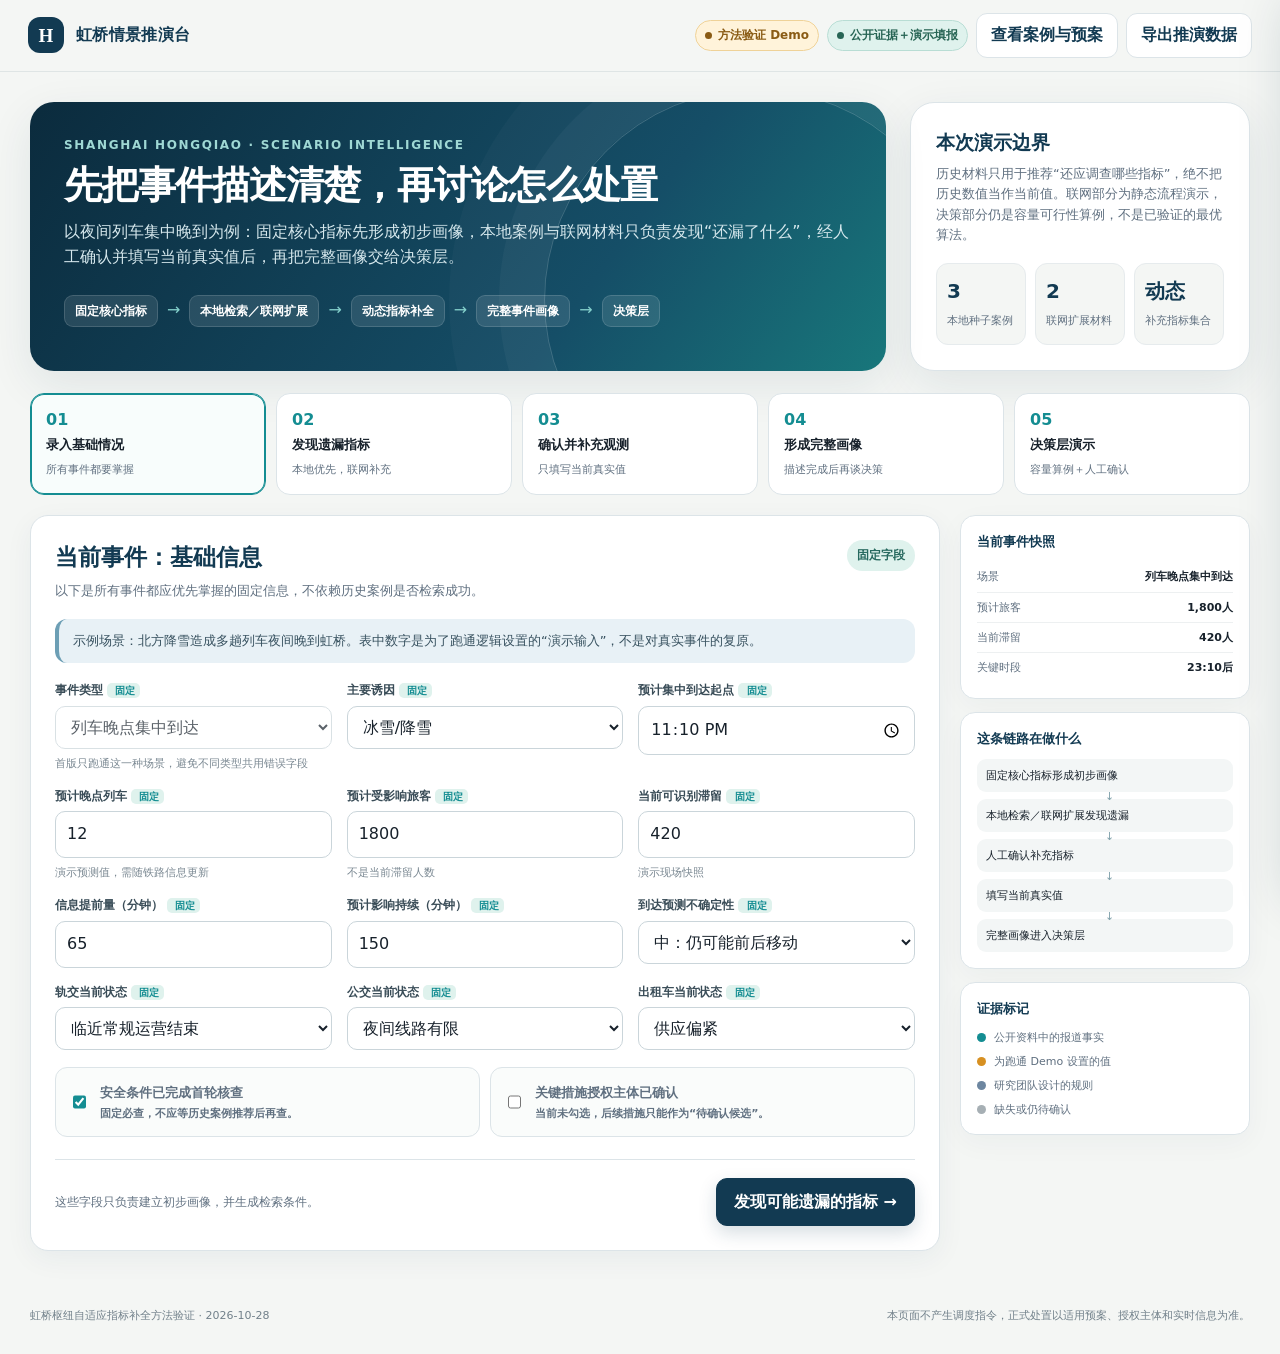
<file: 07_成果输出/演示版本/2026-10-28-自适应指标补全与协同决策/index.html>
<!doctype html>
<html lang="zh-CN">
<head>
  <meta charset="utf-8">
  <meta name="viewport" content="width=device-width,initial-scale=1">
  <title>虹桥情景推演台｜自适应指标补全—决策链路 Demo</title>
  <meta name="description" content="演示固定核心指标、本地案例检索、联网案例扩展、动态指标补全与多方式决策衔接。">
  <style>
    :root{
      --ink:#17212b;--muted:#607080;--line:#dce4e8;--paper:#f4f6f4;--panel:#fff;
      --navy:#123a52;--navy-2:#0b2b3d;--cyan:#148d92;--mint:#dff2ed;--amber:#d79022;
      --amber-soft:#fff3da;--red:#b94a3c;--red-soft:#fbe7e3;--blue-soft:#e8f1f6;
      --shadow:0 14px 45px rgba(18,58,82,.09);--radius:18px;
    }
    *{box-sizing:border-box}
    html{scroll-behavior:smooth}
    body{margin:0;background:var(--paper);color:var(--ink);font-family:"Segoe UI","Microsoft YaHei",system-ui,sans-serif;line-height:1.55}
    button,input,select{font:inherit}
    button{cursor:pointer}
    a{color:inherit}
    .topbar{position:sticky;top:0;z-index:20;display:flex;align-items:center;justify-content:space-between;padding:13px 28px;background:rgba(244,246,244,.94);backdrop-filter:blur(16px);border-bottom:1px solid rgba(18,58,82,.09)}
    .brand{display:flex;align-items:center;gap:12px;font-weight:760;letter-spacing:.02em;color:var(--navy)}
    .brand-mark{display:grid;place-items:center;width:36px;height:36px;border-radius:12px;background:var(--navy);color:white;font-family:Georgia,serif;font-size:19px}
    .top-actions{display:flex;align-items:center;gap:8px;flex-wrap:wrap;justify-content:flex-end}
    .status-chip,.tag{display:inline-flex;align-items:center;gap:6px;border-radius:99px;padding:5px 9px;font-size:12px;font-weight:650;border:1px solid transparent}
    .status-chip::before{content:"";width:7px;height:7px;border-radius:50%;background:currentColor}
    .status-chip.demo{color:#8a5b14;background:var(--amber-soft);border-color:#efd298}
    .status-chip.local{color:#286555;background:var(--mint);border-color:#b8ddd4}
    .ghost,.primary,.secondary{border-radius:11px;padding:9px 14px;border:1px solid var(--line);background:white;color:var(--navy);font-weight:700;transition:.18s ease}
    .ghost:hover,.secondary:hover{border-color:#9fb4be;transform:translateY(-1px)}
    .primary{border-color:var(--navy);background:var(--navy);color:white;padding:11px 17px;box-shadow:0 7px 18px rgba(18,58,82,.17)}
    .primary:hover{background:var(--navy-2);transform:translateY(-1px)}
    .primary:disabled{opacity:.45;cursor:not-allowed;transform:none}
    .secondary{background:var(--blue-soft);border-color:#c7d9e2}
    .shell{max-width:1450px;margin:0 auto;padding:30px}
    .hero{display:grid;grid-template-columns:minmax(0,1.45fr) minmax(340px,.55fr);gap:24px;margin-bottom:22px}
    .hero-main{position:relative;overflow:hidden;min-height:245px;padding:34px;border-radius:24px;background:linear-gradient(126deg,var(--navy-2),#154e67 66%,#18777b);color:white;box-shadow:var(--shadow)}
    .hero-main::after{content:"";position:absolute;right:-80px;bottom:-140px;width:420px;height:420px;border:1px solid rgba(255,255,255,.19);border-radius:50%;box-shadow:0 0 0 45px rgba(255,255,255,.035),0 0 0 95px rgba(255,255,255,.025)}
    .eyebrow{font-size:12px;font-weight:750;letter-spacing:.14em;text-transform:uppercase;color:#9fd8d4}
    h1{position:relative;z-index:1;margin:9px 0 12px;max-width:790px;font-size:clamp(29px,3vw,47px);line-height:1.16;letter-spacing:-.025em}
    .hero p{position:relative;z-index:1;max-width:790px;margin:0;color:#d6e8ed;font-size:16px}
    .flowline{position:relative;z-index:1;display:flex;align-items:center;gap:9px;margin-top:25px;flex-wrap:wrap}
    .flowline span{padding:6px 10px;border-radius:9px;background:rgba(255,255,255,.105);border:1px solid rgba(255,255,255,.14);font-size:12px;font-weight:650}
    .flowline i{font-style:normal;color:#84d0cc}
    .hero-side{display:flex;flex-direction:column;justify-content:space-between;padding:25px;border-radius:24px;background:#fff;border:1px solid var(--line);box-shadow:var(--shadow)}
    .hero-side h2{margin:0 0 7px;font-size:19px;color:var(--navy)}
    .hero-side p{color:var(--muted);font-size:13px}
    .mini-grid{display:grid;grid-template-columns:repeat(3,1fr);gap:9px;margin-top:18px}
    .mini-stat{padding:12px 10px;border-radius:12px;background:var(--paper);border:1px solid #e6ebed}
    .mini-stat b{display:block;color:var(--navy);font-size:20px}
    .mini-stat span{font-size:11px;color:var(--muted)}
    .steps{display:grid;grid-template-columns:repeat(5,1fr);gap:10px;margin-bottom:20px}
    .step{position:relative;text-align:left;padding:14px 15px;border:1px solid var(--line);border-radius:14px;background:#fff;color:var(--muted)}
    .step strong{display:block;color:var(--ink);font-size:13px;margin-top:3px}
    .step small{font-size:11px}
    .step.active{border-color:var(--cyan);box-shadow:inset 0 0 0 1px var(--cyan);background:#f8fdfc}
    .step.done::after{content:"✓";position:absolute;right:12px;top:12px;color:var(--cyan);font-weight:800}
    .step-index{color:var(--cyan);font-weight:800}
    .workspace{display:grid;grid-template-columns:minmax(0,1fr) 290px;gap:20px;align-items:start}
    .stage{display:none}
    .stage.active{display:block;animation:rise .28s ease}
    @keyframes rise{from{opacity:.3;transform:translateY(8px)}to{opacity:1;transform:none}}
    .panel{background:var(--panel);border:1px solid var(--line);border-radius:var(--radius);box-shadow:0 8px 28px rgba(18,58,82,.055);padding:24px;margin-bottom:16px}
    .panel-head{display:flex;align-items:flex-start;justify-content:space-between;gap:16px;margin-bottom:18px}
    .panel-head h2,.panel-head h3{margin:0;color:var(--navy)}
    .panel-head h2{font-size:23px}.panel-head h3{font-size:18px}
    .panel-head p{margin:5px 0 0;color:var(--muted);font-size:13px;max-width:720px}
    .section-note{padding:12px 14px;border-radius:12px;background:var(--blue-soft);border-left:4px solid #6d9fb5;color:#385260;font-size:13px;margin-bottom:18px}
    .field-grid{display:grid;grid-template-columns:repeat(3,minmax(0,1fr));gap:15px}
    .field{display:flex;flex-direction:column;gap:6px}
    .field.span2{grid-column:span 2}.field.span3{grid-column:span 3}
    label{font-size:12px;font-weight:750;color:#3a4d58}
    .required::after{content:" 固定";font-size:10px;font-weight:700;color:var(--cyan);background:var(--mint);padding:2px 5px;border-radius:5px;margin-left:4px}
    input,select{width:100%;border:1px solid #cad5da;background:#fff;border-radius:10px;padding:10px 11px;color:var(--ink);outline:none}
    input:focus,select:focus{border-color:var(--cyan);box-shadow:0 0 0 3px rgba(20,141,146,.11)}
    .helper{font-size:11px;color:#7a8892}
    .fixed-checks{display:grid;grid-template-columns:1fr 1fr;gap:10px;margin-top:17px}
    .check-card{display:flex;gap:11px;padding:13px;border:1px solid var(--line);border-radius:12px;background:#fafcfb}
    .check-card input{width:auto;margin-top:3px;accent-color:var(--cyan)}
    .check-card b{display:block;font-size:13px}.check-card span{display:block;color:var(--muted);font-size:11px;margin-top:2px}
    .panel-actions{display:flex;align-items:center;justify-content:space-between;gap:12px;margin-top:22px;padding-top:18px;border-top:1px solid var(--line)}
    .hint{font-size:12px;color:var(--muted)}
    .logic-strip{display:grid;grid-template-columns:repeat(3,1fr);gap:10px;margin:14px 0 20px}
    .logic-item{padding:13px;border:1px solid var(--line);border-radius:12px;background:#fafcfc}
    .logic-item b{font-size:13px;color:var(--navy)}.logic-item p{font-size:11px;color:var(--muted);margin:4px 0 0}
    .retrieval-layout{display:grid;grid-template-columns:minmax(0,1fr) 330px;gap:16px}
    .case-list{display:flex;flex-direction:column;gap:11px}
    .case-card{padding:15px;border:1px solid var(--line);border-radius:14px;background:#fff}
    .case-top{display:flex;align-items:flex-start;justify-content:space-between;gap:12px}
    .case-id{font-size:11px;font-weight:800;color:var(--cyan);letter-spacing:.06em}
    .case-card h4{margin:2px 0 4px;font-size:15px;color:var(--navy)}
    .score{font-size:23px;font-weight:800;color:var(--navy);white-space:nowrap}.score small{font-size:10px;color:var(--muted)}
    .bar{height:6px;background:#e7ecee;border-radius:99px;overflow:hidden;margin:10px 0}.bar i{display:block;height:100%;background:linear-gradient(90deg,var(--cyan),#6ac0ad);border-radius:99px}
    .reason-row{display:flex;gap:6px;flex-wrap:wrap}.reason{font-size:10px;padding:3px 6px;border-radius:6px;background:var(--mint);color:#286c60}.difference{background:var(--amber-soft);color:#8a5b14}
    .case-meta{display:flex;justify-content:space-between;gap:12px;margin-top:10px;color:var(--muted);font-size:10px}
    .retrieval-status{display:grid;grid-template-columns:1fr auto;gap:12px;align-items:center;margin:0 0 14px;padding:13px 14px;border:1px solid #c9dcd7;border-radius:12px;background:#f5faf8}
    .retrieval-status b{display:block;color:var(--navy);font-size:13px}.retrieval-status span{display:block;margin-top:2px;color:var(--muted);font-size:10px}
    .source-pill{display:inline-flex;align-items:center;margin-left:6px;padding:2px 6px;border-radius:99px;background:var(--mint);color:#286c60;font-size:9px;font-weight:750}.source-pill.web{background:var(--amber-soft);color:#855411}
    .recommend-box{position:sticky;top:78px;padding:17px;border-radius:15px;background:var(--navy-2);color:white}
    .recommend-box h3{margin:0 0 4px;font-size:17px}.recommend-box>p{margin:0 0 13px;color:#b9d3dc;font-size:11px}
    .rec-list{display:flex;flex-direction:column;gap:8px}
    .rec-item{padding:10px;border-radius:10px;background:rgba(255,255,255,.08);border:1px solid rgba(255,255,255,.1)}
    .rec-item label{display:grid;grid-template-columns:18px 1fr auto;gap:8px;align-items:start;color:white;cursor:pointer}.rec-item input{width:16px;height:16px;margin-top:2px;accent-color:#8cd3c6}
    .rec-item b{display:block;font-size:12px}.rec-item span{display:block;margin-top:3px;color:#bcd3da;font-size:10px}.rec-score{color:#8cd3c6!important;font-size:10px!important;font-weight:800;white-space:nowrap}
    .rec-item em{display:inline-block;margin-top:6px;font-style:normal;font-size:9px;padding:2px 5px;border-radius:5px;background:#1c6d73;color:#d9f2ef}
    .recommend-actions{display:grid;grid-template-columns:1fr;gap:8px;margin-top:14px}.recommend-box .primary{width:100%;margin:0;background:#dff2ed;color:#154f4d;border-color:#dff2ed;box-shadow:none}.recommend-box .secondary{width:100%;background:rgba(255,255,255,.08);color:#d9e8ec;border-color:rgba(255,255,255,.22)}
    .observation-list{display:flex;flex-direction:column;gap:10px}
    .observation{display:grid;grid-template-columns:minmax(200px,1fr) minmax(220px,.75fr) 150px;gap:14px;align-items:center;padding:14px;border:1px solid var(--line);border-radius:13px}
    .observation h4{margin:0;color:var(--navy);font-size:14px}.observation p{margin:3px 0 0;color:var(--muted);font-size:11px}
    .origin{font-size:10px;color:#47717d;background:var(--blue-soft);padding:4px 7px;border-radius:6px;display:inline-block;margin-top:6px}
    .quality{display:flex;align-items:center;gap:6px;font-size:10px;color:var(--muted);justify-content:flex-end}
    .quality i{width:8px;height:8px;border-radius:50%;background:var(--amber)}
    .quality.confirmed i{background:var(--cyan)}
    .portrait-grid{display:grid;grid-template-columns:1.15fr .85fr;gap:16px}
    .portrait{padding:19px;border-radius:15px;background:linear-gradient(145deg,#f7fbfa,#edf5f3);border:1px solid #d4e5df}
    .portrait h3{margin:0 0 12px;color:var(--navy);font-size:18px}
    .portrait p{margin:0;font-size:14px;line-height:1.75}
    .signal-stack{display:flex;flex-direction:column;gap:8px}
    .signal{display:flex;justify-content:space-between;gap:12px;padding:12px;border:1px solid var(--line);border-radius:11px;background:#fff;font-size:12px}
    .signal strong{color:var(--navy)}.signal span{color:var(--muted);text-align:right}
    .decision-columns{display:grid;grid-template-columns:1fr 1fr;gap:16px}
    .decision-column{padding:18px;border:1px solid var(--line);border-radius:15px;background:#fff}
    .decision-column.common{border-top:4px solid #6d9fb5}.decision-column.adaptive{border-top:4px solid var(--cyan)}
    .decision-column h3{margin:0 0 4px;color:var(--navy);font-size:17px}.decision-column>p{margin:0 0 13px;font-size:11px;color:var(--muted)}
    .action-card{padding:13px 0;border-top:1px solid var(--line)}.action-card:first-of-type{border-top:0}
    .action-card h4{font-size:13px;margin:0 0 4px}.action-card p{font-size:11px;color:var(--muted);margin:0 0 7px}
    .trace{font-size:10px;color:#33666b;background:var(--mint);padding:5px 7px;border-radius:7px;display:inline-block}
    .caution{color:#8c531a;background:var(--amber-soft)}
    .trace-table{width:100%;border-collapse:collapse;font-size:11px}.trace-table th{text-align:left;background:#f0f4f4;color:#51636d}.trace-table th,.trace-table td{padding:10px;border-bottom:1px solid var(--line);vertical-align:top}.trace-table td:first-child{font-weight:700;color:var(--navy)}
    .confirm-list{display:flex;flex-direction:column;gap:10px}
    .confirm-row{display:grid;grid-template-columns:36px minmax(230px,1.35fr) minmax(185px,.75fr) minmax(145px,.65fr) 105px;gap:11px;align-items:center;padding:14px;border:1px solid var(--line);border-radius:13px;background:#fff}
    .confirm-row input[type="checkbox"]{width:18px;height:18px;accent-color:var(--cyan)}
    .confirm-row h4{margin:0;color:var(--navy);font-size:13px}.confirm-row p{margin:3px 0 0;color:var(--muted);font-size:10px}
    .confirm-field label{display:block;margin-bottom:4px;font-size:9px;letter-spacing:.04em;color:#71808a}.confirm-field input,.confirm-field select{padding:8px 9px;font-size:11px}
    .decision-meta{display:grid;grid-template-columns:1fr 180px 150px;gap:12px;margin:16px 0}
    .attest{display:flex;align-items:flex-start;gap:9px;padding:12px 13px;border:1px solid #ecd39d;border-radius:11px;background:var(--amber-soft);font-size:11px;color:#76501b}.attest input{width:17px;height:17px;margin-top:1px;accent-color:var(--amber)}
    .resource-box{margin-bottom:18px;padding:18px;border:1px solid #c9dcd7;border-radius:15px;background:linear-gradient(145deg,#f8fcfb,#eef6f3)}
    .resource-box-head{display:flex;align-items:flex-start;justify-content:space-between;gap:14px;margin-bottom:14px}.resource-box-head h3{margin:0;color:var(--navy);font-size:17px}.resource-box-head p{margin:4px 0 0;color:var(--muted);font-size:11px}
    .resource-grid{display:grid;grid-template-columns:repeat(5,minmax(115px,1fr));gap:10px}.resource-grid .field input{background:rgba(255,255,255,.92);padding:8px 9px}
    .allocation-preview{margin-top:15px}.allocation-summary{display:flex;align-items:center;justify-content:space-between;gap:12px;margin-bottom:9px;font-size:11px;color:var(--muted)}
    .allocation-cards{display:grid;grid-template-columns:repeat(3,1fr);gap:10px}.mode-card{padding:14px;border:1px solid var(--line);border-radius:12px;background:#fff}.mode-card .mode-name{display:flex;justify-content:space-between;gap:8px;color:var(--navy);font-size:12px;font-weight:750}.mode-card strong{display:block;margin:7px 0 2px;color:var(--navy);font-size:24px}.mode-card p{margin:0;color:var(--muted);font-size:10px}.mode-card small{display:block;margin-top:8px;padding-top:7px;border-top:1px solid var(--line);color:#456773;font-size:9px}
    .allocation-result{display:grid;grid-template-columns:1fr 1fr;gap:10px;margin-top:10px}.allocation-band{padding:12px 13px;border-radius:11px;background:var(--navy-2);color:white;font-size:11px}.allocation-band.alt{background:#fff4dc;color:#714b13;border:1px solid #efd39b}.allocation-band b{display:block;margin-bottom:3px;font-size:12px}.allocation-band span{color:#c8dce2}.allocation-band.alt span{color:#82622f}
    .final-allocation{margin:20px 22px 0;padding:18px;border:1px solid #c9dcd7;border-radius:14px;background:#f5faf8}.final-allocation h4{margin:0 0 11px;color:var(--navy);font-size:15px}.final-mode-grid{display:grid;grid-template-columns:repeat(3,1fr);gap:9px}.final-mode{padding:12px;border-radius:10px;background:white;border:1px solid var(--line)}.final-mode b{display:block;color:var(--navy);font-size:13px}.final-mode span{display:block;margin-top:3px;color:var(--muted);font-size:10px}.final-fallback{margin-top:10px;padding:10px;border-radius:9px;background:var(--amber-soft);color:#76501b;font-size:10px}
    .final-sheet{display:none;margin-top:18px;border:1px solid #b8d6cf;border-radius:17px;background:#fff;overflow:hidden}.final-sheet.show{display:block;animation:rise .28s ease}
    .final-sheet-head{position:relative;padding:23px 25px;background:linear-gradient(125deg,var(--navy-2),#16576a);color:white}.final-sheet-head::after{content:"演示";position:absolute;right:24px;top:15px;font-size:44px;font-weight:850;letter-spacing:.12em;color:rgba(255,255,255,.09)}
    .final-sheet-head h3{position:relative;z-index:1;margin:0;font-size:22px}.final-sheet-head p{position:relative;z-index:1;margin:5px 0 0;color:#c7dee5;font-size:11px}
    .final-stats{display:grid;grid-template-columns:repeat(4,1fr);gap:1px;background:var(--line);border-bottom:1px solid var(--line)}.final-stat{padding:13px 16px;background:#f9fbfa}.final-stat span{display:block;color:var(--muted);font-size:9px}.final-stat b{display:block;margin-top:3px;color:var(--navy);font-size:13px}
    .final-body{display:grid;grid-template-columns:1.1fr .9fr;gap:18px;padding:22px}.final-section h4{margin:0 0 9px;color:var(--navy);font-size:14px}.final-item{padding:10px 0;border-top:1px solid var(--line)}.final-item:first-of-type{border-top:0}.final-item b{display:block;font-size:12px}.final-item span{display:block;margin-top:2px;color:var(--muted);font-size:10px}.final-item.pending b{color:#8a5b14}
    .guardrail{margin-top:13px;padding:12px;border-radius:10px;background:var(--red-soft);color:#7e433a;font-size:10px}
    .rail{position:sticky;top:78px;display:flex;flex-direction:column;gap:13px}
    .rail-card{background:white;border:1px solid var(--line);border-radius:15px;padding:16px;box-shadow:0 8px 28px rgba(18,58,82,.04)}
    .rail-card h3{font-size:13px;margin:0 0 10px;color:var(--navy)}
    .rail-row{display:flex;justify-content:space-between;gap:10px;font-size:11px;padding:6px 0;border-top:1px solid #edf0f1}.rail-row:first-of-type{border-top:0}.rail-row span{color:var(--muted)}.rail-row b{text-align:right}
    .legend{display:flex;flex-direction:column;gap:7px}.legend div{display:flex;align-items:center;gap:8px;font-size:11px;color:var(--muted)}.dot{width:9px;height:9px;border-radius:50%}.dot.fact{background:var(--cyan)}.dot.demo{background:var(--amber)}.dot.unknown{background:#a6afb4}.dot.rule{background:#6d86a0}
    .rail-flow{display:flex;flex-direction:column;gap:7px}.rail-flow div{position:relative;padding:8px 9px;border-radius:9px;background:#f3f6f6;font-size:11px}.rail-flow div:not(:last-child)::after{content:"↓";position:absolute;left:50%;bottom:-13px;color:#7fa0aa;z-index:2}
    .drawer-backdrop{position:fixed;inset:0;background:rgba(9,30,42,.36);z-index:39;display:none}.drawer-backdrop.open{display:block}
    .drawer{position:fixed;right:0;top:0;z-index:40;width:min(610px,95vw);height:100vh;background:#f6f8f7;border-left:1px solid var(--line);box-shadow:-20px 0 50px rgba(11,43,61,.18);transform:translateX(105%);transition:.25s ease;overflow:auto}
    .drawer.open{transform:none}.drawer-head{position:sticky;top:0;z-index:2;display:flex;justify-content:space-between;align-items:center;padding:18px 22px;background:rgba(246,248,247,.95);border-bottom:1px solid var(--line);backdrop-filter:blur(12px)}.drawer-head h2{font-size:18px;margin:0;color:var(--navy)}
    .close{border:0;background:white;border-radius:10px;width:35px;height:35px;font-size:18px;color:var(--navy)}
    .tabs{display:flex;gap:6px;padding:15px 22px 0}.tab{border:1px solid var(--line);background:#fff;color:var(--muted);padding:8px 12px;border-radius:9px;font-weight:700}.tab.active{background:var(--navy);border-color:var(--navy);color:white}
    .library-content{padding:16px 22px 30px}.library-item{background:#fff;border:1px solid var(--line);border-radius:13px;padding:15px;margin-bottom:10px}.library-item h3{font-size:14px;margin:0 0 6px;color:var(--navy)}.library-item p{font-size:11px;color:var(--muted);margin:5px 0}.library-item a{color:#146a78}.lib-line{display:grid;grid-template-columns:88px 1fr;gap:8px;font-size:11px;padding:5px 0;border-top:1px solid #edf0f1}.lib-line span:first-child{color:var(--muted)}
    .footer{max-width:1450px;margin:0 auto;padding:10px 30px 30px;color:#71808a;font-size:11px;display:flex;justify-content:space-between;gap:16px;flex-wrap:wrap}
    .toast{position:fixed;left:50%;bottom:24px;z-index:60;transform:translate(-50%,20px);padding:10px 15px;border-radius:10px;background:var(--navy-2);color:white;opacity:0;pointer-events:none;transition:.2s ease;font-size:12px}.toast.show{opacity:1;transform:translate(-50%,0)}
    @media(max-width:1050px){.workspace{grid-template-columns:1fr}.rail{position:static;display:grid;grid-template-columns:repeat(3,1fr)}.hero{grid-template-columns:1fr}.retrieval-layout{grid-template-columns:1fr}.recommend-box{position:static}.field-grid{grid-template-columns:repeat(2,1fr)}.field.span3{grid-column:span 2}.observation{grid-template-columns:1fr 220px}.quality{grid-column:2}.portrait-grid,.decision-columns,.final-body{grid-template-columns:1fr}.confirm-row{grid-template-columns:32px minmax(220px,1fr) minmax(180px,.7fr)}.confirm-row .confirm-field:nth-last-child(-n+2){grid-column:auto}.decision-meta{grid-template-columns:1fr 1fr}.decision-meta .field:first-child{grid-column:span 2}.resource-grid{grid-template-columns:repeat(3,1fr)}}
    @media(max-width:700px){.topbar{padding:10px 14px}.status-chip.local{display:none}.shell{padding:16px}.hero-main,.hero-side{padding:22px}.steps{grid-template-columns:1fr 1fr}.step small{display:none}.field-grid{grid-template-columns:1fr}.field.span2,.field.span3{grid-column:span 1}.fixed-checks,.logic-strip{grid-template-columns:1fr}.retrieval-status{grid-template-columns:1fr}.observation{grid-template-columns:1fr}.quality{grid-column:auto;justify-content:flex-start}.rail{grid-template-columns:1fr}.mini-grid{grid-template-columns:1fr 1fr 1fr}.panel{padding:17px}.panel-actions{align-items:flex-start;flex-direction:column}.top-actions .ghost{padding:8px 9px}.brand span{display:none}.confirm-row{grid-template-columns:28px 1fr}.confirm-row .confirm-field{grid-column:2}.decision-meta{grid-template-columns:1fr}.decision-meta .field:first-child{grid-column:auto}.final-stats{grid-template-columns:1fr 1fr}.resource-grid,.allocation-cards,.allocation-result,.final-mode-grid{grid-template-columns:1fr}.resource-box-head{flex-direction:column}}
  </style>
</head>
<body>
  <header class="topbar">
    <div class="brand"><span class="brand-mark">H</span><span>虹桥情景推演台</span></div>
    <div class="top-actions">
      <span class="status-chip demo">方法验证 Demo</span>
      <span class="status-chip local">公开证据＋演示填报</span>
      <button class="ghost" id="libraryBtn">查看案例与预案</button>
      <button class="ghost" id="exportBtn">导出推演数据</button>
    </div>
  </header>

  <main class="shell">
    <section class="hero">
      <div class="hero-main">
        <div class="eyebrow">Shanghai Hongqiao · Scenario Intelligence</div>
        <h1>先把事件描述清楚，再讨论怎么处置</h1>
        <p>以夜间列车集中晚到为例：固定核心指标先形成初步画像，本地案例与联网材料只负责发现“还漏了什么”，经人工确认并填写当前真实值后，再把完整画像交给决策层。</p>
        <div class="flowline" aria-label="演示流程">
          <span>固定核心指标</span><i>→</i><span>本地检索／联网扩展</span><i>→</i><span>动态指标补全</span><i>→</i><span>完整事件画像</span><i>→</i><span>决策层</span>
        </div>
      </div>
      <aside class="hero-side">
        <div>
          <h2>本次演示边界</h2>
          <p>历史材料只用于推荐“还应调查哪些指标”，绝不把历史数值当作当前值。联网部分为静态流程演示，决策部分仍是容量可行性算例，不是已验证的最优算法。</p>
        </div>
        <div class="mini-grid">
          <div class="mini-stat"><b>3</b><span>本地种子案例</span></div>
          <div class="mini-stat"><b>2</b><span>联网扩展材料</span></div>
          <div class="mini-stat"><b>动态</b><span>补充指标集合</span></div>
        </div>
      </aside>
    </section>

    <nav class="steps" aria-label="推演步骤">
      <button class="step active" data-step="1"><span class="step-index">01</span><strong>录入基础情况</strong><small>所有事件都要掌握</small></button>
      <button class="step" data-step="2"><span class="step-index">02</span><strong>发现遗漏指标</strong><small>本地优先，联网补充</small></button>
      <button class="step" data-step="3"><span class="step-index">03</span><strong>确认并补充观测</strong><small>只填写当前真实值</small></button>
      <button class="step" data-step="4"><span class="step-index">04</span><strong>形成完整画像</strong><small>描述完成后再谈决策</small></button>
      <button class="step" data-step="5"><span class="step-index">05</span><strong>决策层演示</strong><small>容量算例＋人工确认</small></button>
    </nav>

    <div class="workspace">
      <div class="stages">
        <section class="stage active" data-stage="1">
          <div class="panel">
            <div class="panel-head"><div><h2>当前事件：基础信息</h2><p>以下是所有事件都应优先掌握的固定信息，不依赖历史案例是否检索成功。</p></div><span class="tag" style="background:var(--mint);color:#27695f">固定字段</span></div>
            <div class="section-note">示例场景：北方降雪造成多趟列车夜间晚到虹桥。表中数字是为了跑通逻辑设置的“演示输入”，不是对真实事件的复原。</div>
            <div class="field-grid">
              <div class="field"><label class="required" for="eventType">事件类型</label><select id="eventType" disabled><option value="rail_delay">列车晚点集中到达</option></select><span class="helper">首版只跑通这一种场景，避免不同类型共用错误字段</span></div>
              <div class="field"><label class="required" for="cause">主要诱因</label><select id="cause"><option value="snow">冰雪/降雪</option><option value="typhoon">台风</option><option value="fog">大雾</option><option value="earthquake">地震影响</option><option value="equipment">设施设备故障</option></select></div>
              <div class="field"><label class="required" for="eventTime">预计集中到达起点</label><input id="eventTime" type="time" value="23:10"></div>
              <div class="field"><label class="required" for="trainCount">预计晚点列车</label><input id="trainCount" type="number" min="0" value="12"><span class="helper">演示预测值，需随铁路信息更新</span></div>
              <div class="field"><label class="required" for="passengers">预计受影响旅客</label><input id="passengers" type="number" min="0" value="1800"><span class="helper">不是当前滞留人数</span></div>
              <div class="field"><label class="required" for="backlog">当前可识别滞留</label><input id="backlog" type="number" min="0" value="420"><span class="helper">演示现场快照</span></div>
              <div class="field"><label class="required" for="leadTime">信息提前量（分钟）</label><input id="leadTime" type="number" min="0" value="65"></div>
              <div class="field"><label class="required" for="duration">预计影响持续（分钟）</label><input id="duration" type="number" min="0" value="150"></div>
              <div class="field"><label class="required" for="uncertainty">到达预测不确定性</label><select id="uncertainty"><option value="low">低：时刻基本稳定</option><option value="medium" selected>中：仍可能前后移动</option><option value="high">高：批次和时点均不稳定</option></select></div>
              <div class="field"><label class="required" for="metroState">轨交当前状态</label><select id="metroState"><option value="normal">常规服务可覆盖</option><option value="ending" selected>临近常规运营结束</option><option value="closed">已结束运营</option><option value="restricted">线路或站点受限</option></select></div>
              <div class="field"><label class="required" for="busState">公交当前状态</label><select id="busState"><option value="normal">常规服务可覆盖</option><option value="limited" selected>夜间线路有限</option><option value="reinforce">已确认增援</option><option value="restricted">道路/场站受限</option></select></div>
              <div class="field"><label class="required" for="taxiState">出租车当前状态</label><select id="taxiState"><option value="normal">供应正常</option><option value="tight" selected>供应偏紧</option><option value="unknown">尚未确认</option><option value="restricted">蓄车区或道路受限</option></select></div>
            </div>
            <div class="fixed-checks">
              <label class="check-card"><input id="safetyChecked" type="checkbox" checked><span><b>安全条件已完成首轮核查</b><span>固定必查，不应等历史案例推荐后再查。</span></span></label>
              <label class="check-card"><input id="authorityChecked" type="checkbox"><span><b>关键措施授权主体已确认</b><span>当前未勾选，后续措施只能作为“待确认候选”。</span></span></label>
            </div>
            <div class="panel-actions"><span class="hint">这些字段只负责建立初步画像，并生成检索条件。</span><button class="primary" id="searchBtn">发现可能遗漏的指标 →</button></div>
          </div>
        </section>

        <section class="stage" data-stage="2">
          <div class="panel">
            <div class="panel-head"><div><h2>案例提示与补充指标推荐</h2><p>根据预置案例与指标关联，提示可能需要核查的维度。当前先使用本地材料，并可加入预置的公开材料模拟联网扩展。</p></div><span class="tag" style="background:var(--blue-soft);color:#386072">预设规则演示</span></div>
            <div class="logic-strip">
              <div class="logic-item"><b>① 本地种子库</b><p>先检索已清洗、已核验、字段统一的历史案例。</p></div>
              <div class="logic-item"><b>② 模拟扩展</b><p>本地没有同诱因案例，或使用者主动扩展时，加入预置材料。</p></div>
              <div class="logic-item"><b>③ 动态补全</b><p>聚合相似案例使用过、但当前尚未填写的描述指标。</p></div>
            </div>
            <div class="section-note">本页不会真正调用搜索引擎，联网扩展使用预置公开材料模拟检索结果。推荐分由案例相似度、资料可信度和指标重要度组合得到；正式系统还应保留查询词、来源页面、原文证据和采集时间，并由人工确认指标适用性。</div>
            <div class="retrieval-status" id="retrievalStatus"></div>
            <div class="retrieval-layout">
              <div class="case-list" id="caseResults"></div>
              <aside class="recommend-box">
                <h3>候选补充指标</h3>
                <p>根据检索结果从预设目录推荐。勾选表示进入当前值采集，不代表接受历史数值。</p>
                <div class="rec-list" id="recommendations"></div>
                <div class="recommend-actions"><button class="secondary" id="webExpandBtn">扩展联网检索（演示）</button><button class="primary" id="observeBtn">确认指标并填写当前值 →</button></div>
              </aside>
            </div>
          </div>
        </section>

        <section class="stage" data-stage="3">
          <div class="panel">
            <div class="panel-head"><div><h2>确认并补充当前观测</h2><p>这里只呈现上一阶段勾选的动态指标。历史事件提供的是字段名称和调查理由，当前值必须重新采集。</p></div><span class="tag" style="background:var(--amber-soft);color:#855411">人工确认＋当前填报</span></div>
            <div class="section-note">默认值均为演示设定。正式应用时，每个值应记录数据来源、采集时点和责任主体；无法确认的项目保留“未知”，不得用历史值补齐。</div>
            <div class="observation-list" id="observationList"></div>
            <div class="resource-box" id="comparisonPanel" hidden style="margin-top:20px">
              <div class="resource-box-head"><div><h3>补充信息如何改变评定：独立模拟示例</h3><p>检索提示核查“列车分时到达波形”。下方使用单独的合成事件，和页面其他默认数字无关；历史案例只提示检查项目，不提供本次取值。</p></div></div>
              <p class="hint">模拟条件：新增接续旅客200人，进入持续30分钟，现有有效能力每小时300人，初始候客0人，候客上限80人，末批进入后完成余量60分钟。预计30分钟后进入，准备需20分钟；假设已核仅为常态变化、无直接危险。上述数值和状态均为研究假设。</p>
              <p class="hint">补充前：节奏未知，在均匀、前段集中和后段集中三种预设形状下分别计算；补充后：使用上方“列车分时到达波形”所选模拟值。范围仅覆盖这三种形状，并不穷尽现实情况。</p>
              <div class="panel-actions" style="margin-top:8px"><button type="button" class="secondary" id="comparisonExample">填入模拟值：前段集中</button><button type="button" class="primary" id="comparisonRun">计算补充前后对照</button></div>
              <div id="comparisonOutput" aria-live="polite" class="section-note" style="margin-top:14px">选择模拟节奏后点击计算。</div>
              <p class="hint">“前段集中”按前10分钟进入80%计算；“后段集中”按后10分钟进入80%计算。无法映射的多波次和未知状态不输出补充后等级。结果是条件性研究提示，不是官方预警或现场调度指令。</p>
            </div>
            <div class="panel-actions"><button class="secondary" data-goto="2">← 返回检索</button><button class="primary" id="portraitBtn">生成完整事件画像 →</button></div>
          </div>
        </section>

        <section class="stage" data-stage="4">
          <div class="panel">
            <div class="panel-head"><div><h2>当前事件画像</h2><p>固定字段与针对性观测合并后，形成可交给决策层的结构化描述。</p></div><span class="tag" id="completenessTag" style="background:var(--mint);color:#27695f">画像完整度 86%</span></div>
            <div class="portrait-grid">
              <div class="portrait"><h3>用一句话说清楚</h3><p id="portraitText"></p></div>
              <div class="signal-stack" id="signalStack"></div>
            </div>
          </div>
          <div class="panel">
            <div class="panel-head"><div><h2>候选决策：通用要求＋针对性调整</h2><p>左侧来自已有制度与预案的共性要求；右侧只针对当前特殊条件进行调整。两者不是简单拼接，而是逐项检查适用性。</p></div><span class="tag" style="background:var(--red-soft);color:#8e4136">需人工确认</span></div>
            <div class="decision-columns">
              <div class="decision-column common"><h3>预案提供的通用底座</h3><p>说明“必须做什么、由谁协调、需要守住什么边界”。</p><div id="commonActions"></div></div>
              <div class="decision-column adaptive"><h3>当前事件的针对性调整</h3><p>由本次新增观测触发，说明“方案具体需要怎么改”。</p><div id="adaptiveActions"></div></div>
            </div>
          </div>
          <div class="panel">
            <div class="panel-head"><div><h3>依据链：每条建议是怎么来的</h3><p>避免只展示“系统建议”，却无法解释为什么。</p></div></div>
            <div style="overflow:auto"><table class="trace-table"><thead><tr><th>建议</th><th>当前触发条件</th><th>历史提示</th><th>预案/权限边界</th></tr></thead><tbody id="traceBody"></tbody></table></div>
            <div class="panel-actions"><button class="secondary" data-goto="3">← 修改补充观测</button><button class="primary" id="confirmBtn">进入决策确认 →</button></div>
          </div>
        </section>

        <section class="stage" data-stage="5">
          <div class="panel">
            <div class="panel-head"><div><h2>决策层演示：容量可行性核算与确认</h2><p>完整事件画像在这里作为输入。当前版本只演示资源容量核算、备用分支和责任确认，尚未实现以等待时间、成本和风险为目标的优化算法。</p></div><span class="tag" style="background:var(--amber-soft);color:#855411">非最优算法</span></div>
            <div class="section-note">以下参数和25%出租车上限等规则均为演示假设，不是虹桥真实资源承诺。输入真实数据可以重算容量，但不能据此证明方案正确或最优。</div>
            <div class="resource-box" id="resourceBox">
              <div class="resource-box-head"><div><h3>① 输入需求与可兑现资源</h3><p>演示规则：轨交承担适配方向，出租车滚动补充且不超过需求25%，公交承担剩余需求。后续需替换为带目标函数和约束条件的多方式优化模型。</p></div><button class="secondary" id="calcAllocationBtn">重新核算</button></div>
              <div class="resource-grid">
                <div class="field"><label for="transportDemand">应急接续需求（人）</label><input id="transportDemand" type="number" min="0" value="1200"></div>
                <div class="field"><label for="planHorizon">计划疏运窗口（分钟）</label><input id="planHorizon" type="number" min="15" value="90"></div>
                <div class="field"><label for="metroTrips">轨交可加开班次</label><input id="metroTrips" type="number" min="0" value="3"></div>
                <div class="field"><label for="metroCapacity">轨交每班有效载客</label><input id="metroCapacity" type="number" min="0" value="180"></div>
                <div class="field"><label for="metroCompatiblePct">适合轨交方向占比（%）</label><input id="metroCompatiblePct" type="number" min="0" max="100" value="45"></div>
                <div class="field"><label for="busAvailable">可调用公交车（辆）</label><input id="busAvailable" type="number" min="0" value="15"></div>
                <div class="field"><label for="busSeats">公交每车有效载客</label><input id="busSeats" type="number" min="1" value="40"></div>
                <div class="field"><label for="decisionBusCycle">公交单次周转（分钟）</label><input id="decisionBusCycle" type="number" min="1" value="44"></div>
                <div class="field"><label for="decisionTaxiRate">出租车到达率（辆/15分钟）</label><input id="decisionTaxiRate" type="number" min="0" value="18"></div>
                <div class="field"><label for="taxiOccupancy">出租车平均载客（人/辆）</label><input id="taxiOccupancy" type="number" min="1" value="2"></div>
                <div class="field"><label for="centerShare">公交中心城区方向占比（%）</label><input id="centerShare" type="number" min="0" max="100" value="60"></div>
              </div>
              <div class="allocation-preview" id="allocationPreview"></div>
            </div>
            <div class="panel-head" style="margin-top:20px"><div><h3>② 确认配套保障动作</h3><p>只有标记为“已确认，可执行”的措施会进入执行清单，其余进入待决事项。</p></div></div>
            <div class="confirm-list" id="confirmRows"></div>
            <div class="decision-meta">
              <div class="field"><label for="decisionOwner">决策确认席位</label><input id="decisionOwner" value="演示决策席（待正式替换）"></div>
              <div class="field"><label for="decisionTime">决策时点</label><input id="decisionTime" type="time" value="23:00"></div>
              <div class="field"><label for="reviewInterval">滚动复核周期</label><select id="reviewInterval"><option value="10">每10分钟</option><option value="15" selected>每15分钟</option><option value="30">每30分钟</option></select></div>
            </div>
            <label class="attest"><input id="decisionAttested" type="checkbox" checked><span>我确认：以下授权、资源和责任状态仅为本 Demo 的演示设定；真实应用必须由实际授权主体填写并签认。</span></label>
            <div class="panel-actions"><button class="secondary" data-goto="4">← 返回候选决策</button><button class="primary" id="finalizeBtn">生成最终决策单 →</button></div>
          </div>
          <div class="final-sheet" id="finalSheet">
            <div class="final-sheet-head"><h3>虹桥枢纽突发事件最终决策单</h3><p>方法验证版 · 仅用于展示从候选建议到可执行清单的确认过程</p></div>
            <div class="final-stats" id="finalStats"></div>
            <div class="final-allocation" id="finalAllocation"></div>
            <div class="final-body">
              <div class="final-section"><h4>配套保障执行清单</h4><div id="executionList"></div></div>
              <div class="final-section"><h4>待决事项与升级问题</h4><div id="pendingList"></div><div class="guardrail" id="guardrailText"></div></div>
            </div>
            <div class="panel-actions" style="margin:0 22px 22px"><button class="secondary" id="rerunBtn">回到开头再推演</button><button class="primary" id="exportDecisionBtn">导出最终决策单</button></div>
          </div>
        </section>
      </div>

      <aside class="rail">
        <div class="rail-card"><h3>当前事件快照</h3><div class="rail-row"><span>场景</span><b id="railScene">列车晚点集中到达</b></div><div class="rail-row"><span>预计旅客</span><b id="railPassengers">1,800人</b></div><div class="rail-row"><span>当前滞留</span><b id="railBacklog">420人</b></div><div class="rail-row"><span>关键时段</span><b id="railTime">23:10后</b></div></div>
        <div class="rail-card"><h3>这条链路在做什么</h3><div class="rail-flow"><div>固定核心指标形成初步画像</div><div>本地检索／联网扩展发现遗漏</div><div>人工确认补充指标</div><div>填写当前真实值</div><div>完整画像进入决策层</div></div></div>
        <div class="rail-card"><h3>证据标记</h3><div class="legend"><div><i class="dot fact"></i>公开资料中的报道事实</div><div><i class="dot demo"></i>为跑通 Demo 设置的值</div><div><i class="dot rule"></i>研究团队设计的规则</div><div><i class="dot unknown"></i>缺失或仍待确认</div></div></div>
      </aside>
    </div>
  </main>

  <footer class="footer"><span>虹桥枢纽自适应指标补全方法验证 · 2026-10-28</span><span>本页面不产生调度指令，正式处置以适用预案、授权主体和实时信息为准。</span></footer>

  <div class="drawer-backdrop" id="drawerBackdrop"></div>
  <aside class="drawer" id="drawer" aria-hidden="true">
    <div class="drawer-head"><h2>案例材料与预案索引</h2><button class="close" id="closeDrawer" aria-label="关闭">×</button></div>
    <div class="tabs"><button class="tab active" data-tab="cases">案例材料</button><button class="tab" data-tab="plans">预案库</button></div>
    <div class="library-content" id="libraryContent"></div>
  </aside>
  <div class="toast" id="toast"></div>

  <script id="assessment-model">
'use strict';
const AssessmentV2=(()=>{
 const version='事件评定原型-02';
 const bases=Object.freeze({'DEMO-HUB-01':{version:1,name:'铁路车站接续区·演示底板',scope:'固定任务群体在候客边界内的接续；未还原虹桥实际布局。'},'HQ-2023-UNQUANTIFIED':{version:1,name:'虹桥2023年晚点·描述性底板',scope:'晚点到达相关旅客；设施容量与分方向能力未量化。'}});
 const periods=Object.freeze({'UNSPECIFIED':{version:1,name:'时段尚未确定',capacity:null},'DEMO-DAY-01':{version:1,name:'日间演示模板',capacity:1200},'DEMO-NIGHT-01':{version:1,name:'夜间受限演示模板',capacity:300},'HISTORICAL-NIGHT':{version:1,name:'历史报道夜间窗口·能力未知',capacity:null}});
 const labels={leadMin:'最早冲击剩余时间',leadMax:'最晚冲击剩余时间',people:'新增待接续人数',duration:'进入持续时间',capacity:'兼容有效能力',initial:'当前已候客人数',limit:'候客控制上限',prep:'先期准备时间',allowance:'末批进入后完成余量',nature:'异常核实状态',danger:'直接危险状态',shape:'到达节奏',checkShapes:'其他节奏检查'};
 const bounds={leadMin:[0,1440],leadMax:[0,1440],people:[0,50000],duration:[1,720],capacity:[0,100000],initial:[0,50000],limit:[1,100000],prep:[1,240],allowance:[0,720]};
 const names={1:'一级·立即核验处置',2:'二级·紧急准备',3:'三级·提前准备',4:'四级·常态关注'};
 const actions={1:'优先核实并报告已知危险或超限，按适用预案开展先期处置；预测可能已经开始时立即核实当前现场状态。',2:'立即核实冲击时点和影响范围，优先组织先期准备；客流有缺口时同时核实能力与控制条件。',3:'在准备窗口内明确核验和准备事项；客流目标有缺口时另行核实有效能力，不因时间充足而忽略积压。',4:'记录来源与评估时点，保持监测；已核状态和预测变化后重新评估。'};
 const enums={nature:['yes','no','unknown'],danger:['yes','no','unknown'],shape:['uniform','front','back']};
 const kinds=['事实','预测','研究假设','未知'];
 const clone=x=>JSON.parse(JSON.stringify(x));
 const valid=(x,key)=>typeof x==='number'&&Number.isFinite(x)&&x>=bounds[key][0]&&x<=bounds[key][1]&&(!['people','initial'].includes(key)||Number.isInteger(x));
 const id=()=> 'SC-'+Date.now().toString(36)+'-'+Math.random().toString(36).slice(2,7);
 function emptyInput(){return {leadMin:null,leadMax:null,people:null,duration:null,capacity:null,initial:null,limit:500,prep:20,allowance:60,nature:'unknown',danger:'unknown',shape:'uniform',checkShapes:false};}
 function newCard(){const input=emptyInput(),evidence={};for(const key of Object.keys(labels))evidence[key]={kind:input[key]===null||input[key]==='unknown'?'未知':'研究假设',source:['limit','prep','allowance'].includes(key)?'演示默认值，未标定':input[key]!==null?'界面初始假设':'',note:''};return {schema:2,id:id(),version:0,name:'未命名情景',baseRef:'DEMO-HUB-01',periodRef:'UNSPECIFIED',parent:null,meta:{eventDate:'',asOf:'',firstInfoAt:'',firstExpectedAt:'',forecastUpdatedAt:'',scope:'',sourceTitle:'',sourceURL:'',note:''},facts:[],input,evidence,changed:[],savedAt:null};}
 function queueRun(x,lead,shape){
  const c=x.capacity/60,D=x.duration,N=x.people,parts=[{d:lead,a:0}];
  if(shape==='uniform')parts.push({d:D,a:N/D});
  if(shape==='front')parts.push({d:D/3,a:.8*N/(D/3)},{d:2*D/3,a:.2*N/(2*D/3)});
  if(shape==='back')parts.push({d:2*D/3,a:.2*N/(2*D/3)},{d:D/3,a:.8*N/(D/3)});
  let t=0,q=x.initial,peak=q,firstLimit=valid(x.limit,'limit')&&q>x.limit?0:null;const trace=[{t:0,q}];
  for(const p of parts){if(!p.d)continue;const net=p.a-c,end=Math.max(0,q+net*p.d);if(valid(x.limit,'limit')&&firstLimit===null&&end>x.limit+1e-8&&net>0)firstLimit=t+Math.max(0,(x.limit-q)/net);if(net<0&&q>0&&q+net*p.d<0)trace.push({t:t-q/net,q:0});t+=p.d;q=end;peak=Math.max(peak,q);trace.push({t,q});}
  const clear=N===0?(x.initial===0?0:c>0?x.initial/c:null):q>1e-8?(c>0?t+q/c:null):t;
  const deadline=valid(x.allowance,'allowance')?lead+D+x.allowance:null,remaining=deadline===null?null:Math.max(0,q-c*x.allowance);
  const queueOK=valid(x.limit,'limit')?peak<=x.limit+1e-8:null,timeOK=remaining===null?null:remaining<=1e-8;
  if(q>1e-8&&clear!==null)trace.push({t:clear,q:0});
  return {lead,shape,peak,clear,deadline,remaining,firstLimit,queueOK,timeOK,pass:queueOK===false||timeOK===false?false:queueOK===null||timeOK===null?null:true,trace};
 }
 function minutes(a,b){const x=Date.parse(a),y=Date.parse(b);return a&&b&&Number.isFinite(x)&&Number.isFinite(y)?(y-x)/60000:null;}
 function assess(card){
  const x=card.input,issues=[];for(const key of Object.keys(bounds))if(!valid(x[key],key))issues.push({key,why:x[key]===null?'未填写':'数值无效'});
  for(const [key,values] of Object.entries(enums))if(!values.includes(x[key]))issues.push({key,why:'状态无效'});
  let windowOK=valid(x.leadMin,'leadMin')&&valid(x.leadMax,'leadMax');if(windowOK&&x.leadMin>x.leadMax){issues.push({key:'leadMax',why:'最晚时刻不能早于最早时刻'});windowOK=false;}
  const times=windowOK?[...new Set([x.leadMin,x.leadMax])]:[],shapes=x.checkShapes?['uniform','front','back']:[x.shape];
  const queueReady=['people','duration','capacity','initial'].every(k=>valid(x[k],k))&&times.length&&enums.shape.includes(x.shape);
  const runs=queueReady?times.flatMap(t=>shapes.map(s=>queueRun(x,t,s))):[];
  const currentExcess=valid(x.initial,'initial')&&valid(x.limit,'limit')&&x.initial>x.limit;
  const directDanger=x.danger==='yes',deficit=runs.some(r=>r.pass===false),fullyChecked=!!runs.length&&runs.every(r=>r.pass!==null);
  const timeReady=windowOK&&valid(x.prep,'prep'),margin=timeReady?[x.leadMin-x.prep,x.leadMax-x.prep]:null;
  const levels=[];let reason='';
  if(directDanger||currentExcess){levels.push(1);reason=directDanger?'已确认直接安全危险，优先提示，不等待其他参数补齐。':'当前候客已超过所设控制上限，优先提示，不因其他参数缺失而隐藏。';}
  else if(timeReady){
   if(x.nature==='yes'||deficit){for(const t of times){const checks=runs.filter(r=>r.lead===t);if(!checks.length||x.nature==='yes')levels.push(t===0?1:t<x.prep?2:3);else for(const r of checks){if(r.pass===false)levels.push(t===0?1:t<x.prep?2:3);else if(r.pass===true&&x.nature==='no'&&x.danger==='no')levels.push(4);}}
    // Under constant service, deficits are continuous and nonincreasing with lead.
    // Retain intermediate urgency bands as well as endpoint outcomes.
    if(x.leadMin===0&&x.leadMax>0&&(x.nature==='yes'||runs.some(r=>r.lead===0&&r.pass===false)))levels.push(2);
    if(x.leadMin<x.prep&&x.leadMax>=x.prep&&(x.nature==='yes'||queueReady&&shapes.some(s=>queueRun(x,x.prep,s).pass===false)))levels.push(3);
    reason=`按最早预测剩余${x.leadMin}分钟、准备需${x.prep}分钟计算主提示；同时保留窗口内准备边界两侧可能出现的等级。`;}
   else if(fullyChecked&&x.nature==='no'&&x.danger==='no'){levels.push(4);reason='没有已核异常或直接危险，所检查运输目标均满足；短提前量本身不定义应急。';}
  }
  const unique=[...new Set(levels)].sort((a,b)=>a-b),level=unique.length?unique[0]:null;
  if(level===null)reason='尚不能确定主等级；已知状态和可计算的分项结果分别保留。';
  const missing=[...issues.map(i=>labels[i.key]+'：'+i.why)];if(x.nature==='unknown')missing.push('异常性质尚未核实');if(x.danger==='unknown')missing.push('直接危险尚未核实');
  const firstLead=minutes(card.meta.firstInfoAt,card.meta.firstExpectedAt);if(firstLead===null)missing.push('首次可行动信息与当时预测时刻未完整记录');
  if(!card.meta.asOf)missing.push('绝对评估时点未记录，当前按相对分钟计算');
  const ranges=key=>{const a=runs.map(r=>r[key]).filter(v=>v!==null);return a.length?[Math.min(...a),Math.max(...a)]:null;};
  const evidence=Object.entries(card.evidence).filter(([key])=>Object.hasOwn(labels,key)).map(([key,e])=>({key,...e}));
  return {version,inputKey:JSON.stringify(x),level,levels:unique,name:level===null?'暂不能确定':names[level],reason,action:level===null?'优先补齐待核实清单中的关键信息，再更新评定；已知危险或超限仍单独保留。':actions[level],directDanger,currentExcess,deficit,fullyChecked,margin,firstLead,firstMargin:firstLead!==null&&valid(x.prep,'prep')?firstLead-x.prep:null,runs,peak:ranges('peak'),remaining:ranges('remaining'),clear:runs.some(r=>r.clear===null)?null:ranges('clear'),noCompletion:runs.some(r=>r.clear===null),firstLimit:ranges('firstLimit'),missing,issues,evidence,conditional:true};
 }
 function numericInput(card,key,value){if(!Object.hasOwn(bounds,key))throw Error('未知字段');card.input[key]=value;card.evidence[key]={kind:value===null?'未知':'研究假设',source:'用户修改，尚未核验',note:'修改值与原卡事实分开记录'};return card;}
 function copyCard(card){const c=clone(card);c.parent={id:card.id,version:card.version};c.id=id();c.version=0;c.name=card.name+'（副本）';c.savedAt=null;c.changed=[];return c;}
 function saveVersion(card,library){const c=clone(card),old=library.filter(x=>x.id===c.id).sort((a,b)=>b.version-a.version)[0];c.version=old?old.version+1:1;c.changed=old?Object.keys(labels).filter(k=>JSON.stringify(old.input[k])!==JSON.stringify(c.input[k])).map(k=>({field:k,before:old.input[k],after:c.input[k]})):[];c.savedAt=new Date().toISOString();return c;}
 function text(value,max=1000){if(typeof value!=='string'||value.length>max)throw Error('情景文本格式或长度不符');return value;}
 function normalizeCard(c){
  if(!c||c.schema!==2||!c.input||!c.meta||!c.evidence)throw Error('不是支持的情景卡格式');
  if(!/^[A-Za-z0-9_-]{1,80}$/.test(c.id)||!Number.isInteger(c.version)||c.version<0||c.version>100000)throw Error('情景标识或版本无效');
  if(!Object.hasOwn(bases,c.baseRef)||!Object.hasOwn(periods,c.periodRef))throw Error('未识别底板或时段模板引用');
  const out=newCard();out.id=c.id;out.version=c.version;out.name=text(c.name,160);out.baseRef=c.baseRef;out.periodRef=c.periodRef;
  for(const k of Object.keys(out.meta))out.meta[k]=text(c.meta[k]??'',2500);
  for(const k of Object.keys(bounds)){const v=c.input[k];if(v!==null&&!valid(v,k))throw Error(labels[k]+'数值无效');out.input[k]=v;}
  for(const [k,values] of Object.entries(enums)){if(!values.includes(c.input[k]))throw Error('参数状态无效');out.input[k]=c.input[k];}
  out.input.checkShapes=c.input.checkShapes===true;
  for(const k of Object.keys(labels)){const e=c.evidence[k]||{kind:'未知',source:'',note:''};if(!kinds.includes(e.kind))throw Error('证据属性无效');out.evidence[k]={kind:e.kind,source:text(e.source??'',2500),note:text(e.note??'',2500)};}
  if(!Array.isArray(c.facts)||c.facts.length>30)throw Error('事实列表格式无效');out.facts=c.facts.map(s=>text(s,2500));
  out.parent=c.parent&&/^[A-Za-z0-9_-]{1,80}$/.test(c.parent.id)&&Number.isInteger(c.parent.version)?{id:c.parent.id,version:c.parent.version}:null;
  const scalar=v=>v===null||typeof v==='boolean'||typeof v==='number'&&Number.isFinite(v)||typeof v==='string'&&v.length<=160;
  out.changed=Array.isArray(c.changed)?c.changed.slice(0,30).filter(i=>i&&Object.hasOwn(labels,i.field)&&scalar(i.before)&&scalar(i.after)).map(i=>({field:i.field,before:i.before,after:i.after})):[];out.savedAt=c.savedAt===null?null:text(c.savedAt??'',80);return out;
 }
 function bundle(cards){return {format:'jiaokesai-scenarios',schema:2,modelVersion:version,bases:clone(bases),periods:clone(periods),cards:cards.map(c=>({card:clone(c),assessment:assess(c)}))};}
 function parseBundle(raw){if(typeof raw!=='string'||raw.length>1500000)throw Error('情景包过大或格式无效');const b=JSON.parse(raw);if(b.format!=='jiaokesai-scenarios'||b.schema!==2||!Array.isArray(b.cards)||b.cards.length>100)throw Error('不支持的情景包');const cards=b.cards.map(item=>normalizeCard(item.card));for(const c of cards)for(const [registry,key] of [['bases','baseRef'],['periods','periodRef']]){const local=registry==='bases'?bases:periods,entry=b[registry]?.[c[key]];if(!entry||entry.version!==local[c[key]].version||entry.name!==local[c[key]].name||registry==='bases'&&entry.scope!==local[c[key]].scope||registry==='periods'&&entry.capacity!==local[c[key]].capacity)throw Error('底板或时段模板定义不一致，请先核对版本');}return cards;}
 function mergeLibrary(library,incoming){const out=library.map(normalizeCard);for(const raw of incoming){const c=normalizeCard(raw),old=out.find(x=>x.id===c.id&&x.version===c.version);if(old){if(JSON.stringify(old)!==JSON.stringify(c))throw Error('同一标识和版本内容冲突，请先复制为新情景');}else out.push(c);}if(out.length>100)throw Error('当前演示最多保留100个情景版本，请导出备份后整理');return out;}
 function examples(){
  const common={leadMin:5,leadMax:5,people:200,duration:30,capacity:300,initial:0,limit:500,prep:20,allowance:60,nature:'yes',danger:'no',shape:'uniform',checkShapes:true};
  const a=newCard();a.id='DEMO-TIGHT';a.version=1;a.name='条件实验：200人，剩余5分钟';a.periodRef='DEMO-NIGHT-01';a.input={...common};a.meta.scope='合成固定人群；非真实事件';for(const k of Object.keys(labels))a.evidence[k]={kind:'研究假设',source:'合成条件实验',note:''};
  const b=clone(a);b.id='DEMO-WINDOW';b.name='条件实验：预测开始窗口5—30分钟';b.input.leadMax=30;
  const s=newCard();s.id='HQ-SNOW-2023';s.version=1;s.name='公开材料原型：2023年虹桥降雪晚点';s.baseRef='HQ-2023-UNQUANTIFIED';s.periodRef='HISTORICAL-NIGHT';s.input.nature='yes';s.evidence.nature={kind:'事实',source:'上海市交通委夜间保障记录（仓库已核材料）',note:'只支持存在晚点扰动，不认定具体安全危险'};s.meta.eventDate='2023年12月14日至15日';s.meta.scope='虹桥火车站晚点到达相关旅客；报道窗口不等于完整进入持续时间。';s.meta.sourceTitle='上海市交通委夜间保障记录（2023年12月19日署期）';s.meta.sourceURL='https://jtw.sh.gov.cn/xydt/20231226/6f4ed792491949fb871c7237e4d636ff.html';s.meta.note='事后报道仅作背景，不自动回填当时可知信息；复制后显式增加研究假设再计算。';s.facts=['报道涉及28班列车、10008名受影响旅客；受影响人数不能直接作为新增待接续人数。','报道21:28下达工作指令，不能认作首次获得可行动信息的时点。','报道列车影响窗口23:00至次日05:00，不能直接赋值为本批旅客进入持续时间。','报道轨交延时、公交加密及出租动员；未取得完整分时有效能力。'];
  return [s,a,b];
 }
 function controls(){const seed=examples()[1];const pair=(name,changesA,changesB,meaning)=>{const a=clone(seed),b=clone(seed);Object.assign(a.input,changesA);Object.assign(b.input,changesA,changesB);return {name,a:assess(a),b:assess(b),meaning};};return [pair('只改当前剩余时间',{leadMin:5,leadMax:5},{leadMin:30,leadMax:30},'紧迫等级随准备窗口改变，人数不变。'),pair('只改到达节奏',{leadMin:30,leadMax:30,checkShapes:false,shape:'uniform'},{shape:'front'},'候客峰值改变；已确认异常下，准备窗口相同可保留同等级。'),pair('只改有效能力',{leadMin:30,leadMax:30,people:800,nature:'no',checkShapes:false,capacity:300},{capacity:1200},'目标缺口变化可使研究提示改变，不把正常客流自动视为应急。'),pair('只改进入持续时间',{leadMin:30,leadMax:30,people:800,nature:'no',checkShapes:false,capacity:600,limit:400,duration:30},{duration:120},'相同人数的进入速率不同，峰值和目标检查不同。'),pair('只改预测区间',{leadMin:30,leadMax:30},{leadMin:5},'区间跨越准备边界时，保留等级范围并按最早预测给出主提示。'),pair('超限且缺少持续时间',{initial:600,duration:null},{initial:400},'当前超限优先保留，其他计算缺参时明确暂缓。')];}
 return {version,bases,periods,labels,bounds,names,kinds,clone,valid,newCard,queueRun,assess,numericInput,copyCard,saveVersion,normalizeCard,bundle,parseBundle,mergeLibrary,examples,controls,minutes};
})();
if(typeof module!=='undefined')module.exports=AssessmentV2;

</script>
  <script>
    const localCases = [
      {id:'HQ-E01',sourceScope:'local',title:'2023年12月降雪导致列车夜间晚到',type:'rail_delay',cause:'snow',period:'night',mode:'rail',scale:'high',cross:true,evidence:'较高',role:'本地种子案例',facts:'28班列车、10008名受影响旅客；报道了工作指令、轨交延时、公交和现场保障等动作。',missing:'初始滞留、分时到达、旅客去向和各方式有效能力缺失。',indicators:['arrivalWave','metroExtension','busCycle','holdingCapacity'],source:'https://jtw.sh.gov.cn/xydt/20231226/6f4ed792491949fb871c7237e4d636ff.html'},
      {id:'HQ-E02',sourceScope:'local',title:'2023年8月地震影响列车晚点抵沪',type:'rail_delay',cause:'earthquake',period:'night',mode:'rail',scale:'medium',cross:false,evidence:'中',role:'本地种子案例',facts:'报道强生出租从中午起组织保障，并给出企业全天火车站服务量。',missing:'受影响人数、实际增援量、其他方式能力和精确生效时点缺失。',indicators:['taxiRate','driverArrival'],source:'https://www.whb.cn/zhuzhan/cs/20230807/533824.html'},
      {id:'HQ-G02',sourceScope:'local',title:'2019年五一返程夜间集中到达',type:'rail_surge',cause:'scheduled',period:'night',mode:'rail',scale:'high',cross:true,evidence:'中',role:'本地对照案例',facts:'公开报道包含22时后列车与旅客规模、轨交延时和保障完成时点。',missing:'实际候客群体、逐时滞留和各方式分担缺失。',indicators:['arrivalWave','metroExtension','transferAvailability'],source:'https://news.cnr.cn/native/city/20190505/t20190505_524600976.shtml'}
    ];
    const webCases = [
      {id:'WEB-E03',sourceScope:'web',title:'2024年“贝碧嘉”台风期间枢纽保障',type:'mode_restriction',cause:'typhoon',period:'all',mode:'multi',scale:'high',cross:true,evidence:'中',role:'联网扩展材料',facts:'公开资料涉及设施检查、运行调整及候车和安置准备。',missing:'具体启动时点、场所容量、实际安置人数和方式能力缺失。',indicators:['holdingCapacity','roadCondition','specialGroups'],source:'https://www.gzw.sh.gov.cn/shgzw_zxzx_gqdt/20240918/87a233dab9064ff684b354195059008d.html'},
      {id:'WEB-E04',sourceScope:'web',title:'2014年大雾造成航班备降与跨方式转运',type:'air_disruption',cause:'fog',period:'crossday',mode:'air',scale:'high',cross:true,evidence:'中',role:'联网扩展材料',facts:'报道了航班备降虹桥、跨机场及酒店等不同方向的地面转送。',missing:'各方向人数、初始积压、车辆到位链和分时供给缺失。',indicators:['direction','transferAvailability','luggageShare'],source:'https://www.shairport.com/xwg/info_itemid_19250.html'}
    ];
    const cases=[...localCases,...webCases];

    const indicatorCatalog = {
      arrivalWave:{label:'列车分时到达波形',question:'旅客是均匀到达，还是集中在某个时段或多个波次？',type:'select',default:'unknown',importance:1,options:[['unknown','未知'],['even','大致均匀'],['front','前段集中'],['back','后段集中'],['multi','多波次到达']]},
      direction:{label:'旅客目的地方向结构',question:'中心城区、郊区和跨枢纽需求分别占多少？',type:'select',default:'mixed',importance:1,options:[['unknown','未知'],['downtown','中心城区集中'],['suburban','郊区方向集中'],['mixed','方向分散'],['cross_hub','跨机场/跨枢纽']]},
      metroExtension:{label:'轨交延时可行性',question:'延时运营是否已经完成检修、人员、路径和授权确认？',type:'select',default:'pending',importance:1,options:[['unknown','尚未询问'],['pending','已请求，待批准'],['yes','已确认可延时'],['no','确认不可延时']]},
      taxiRate:{label:'出租车实际到达率',question:'每15分钟真正进入可上客区的出租车有多少辆？',type:'number',default:18,min:0,unit:'辆／15分钟'},
      busCycle:{label:'增援公交单次周转',question:'从上客、行驶到返回再投入服务，实际需要多少分钟？',type:'number',default:44,min:1,unit:'分钟／次'},
      holdingCapacity:{label:'安全候车剩余容量',question:'当前可继续安全容纳多少名旅客？',type:'number',default:600,min:0,importance:1,unit:'人'},
      roadCondition:{label:'周边道路通行条件',question:'积雪、结冰、积水或封路是否影响车辆到场和周转？',type:'select',default:'unknown',importance:1,options:[['unknown','尚未核查'],['normal','通行正常'],['slow','通行受影响'],['blocked','部分道路不可用']]},
      driverArrival:{label:'公交驾驶员到岗时间',question:'首批具备执行条件的驾驶员预计多少分钟后到岗？',type:'number',default:25,min:0,unit:'分钟后'},
      transferAvailability:{label:'下游换乘服务可用性',question:'旅客到达目的地或换乘站后，后续线路是否仍在运营？',type:'select',default:'unknown',options:[['unknown','尚未核查'],['available','可正常换乘'],['partial','仅部分线路可用'],['closed','下游换乘已结束']]},
      luggageShare:{label:'大件行李旅客占比',question:'大件行李是否会降低车辆实际装载和上客效率？',type:'number',default:20,min:0,max:100,unit:'%'},
      specialGroups:{label:'重点帮助人群数量',question:'老人、儿童、行动不便等需要优先保障的人数是多少？',type:'number',default:35,min:0,importance:1,unit:'人',always:true}
    };

    const plans = [
      {id:'PL-01',title:'虹桥综合交通枢纽突发事件总体应急预案（2022）',status:'已取得扫描全文',scope:'职责体系、信息报送、联动响应和总体处置框架。',boundary:'具体业务措施仍需对应专项预案、运营条件和当次授权；当前适用版本需正式确认。',source:'https://www.shhqcbd.gov.cn/zwgk/zcgk/wjgk/11183.html'},
      {id:'PL-02',title:'上海市轨道交通运营突发事件应急预案等制度材料',status:'已取得公开制度材料',scope:'轨交事件报告、应急组织和运输保障接口。',boundary:'不能把规定要求直接当成某次事件中已确认的延时服务或实际到位时间。',source:'https://www.shanghai.gov.cn/cmsres/0e/0e715dde26ed457ca1ef9b57c91649f2/1a46ee743be770f6405a5b299439523a.pdf'},
      {id:'PL-03',title:'上海铁路车站大面积列车晚点路地联动应急处置工作预案',status:'已确认存在，未取得全文',scope:'2024年官方演练报道确认该预案于2023年印发。',boundary:'本 Demo 不虚构其条款、阈值和权限，只将其列为应继续取得的专项依据。',source:'https://jtw.sh.gov.cn/xydt/20240129/1191c8f1497c4facac19c12339187e76.html'}
    ];

    const labels = {
      rail_delay:'列车晚点集中到达',air_disruption:'航班大面积调整/备降',mode_restriction:'交通方式受限',
      snow:'冰雪/降雪',typhoon:'台风',fog:'大雾',earthquake:'地震影响',equipment:'设施设备故障',
      low:'低',medium:'中',high:'高',even:'大致均匀',front:'前段集中',back:'后段集中',multi:'多波次到达',unknown:'未知',
      downtown:'中心城区集中',suburban:'郊区方向集中',mixed:'方向分散',cross_hub:'跨机场/跨枢纽',pending:'已请求，待批准',yes:'已确认可延时',no:'确认不可延时',
      normal:'通行正常',slow:'通行受影响',blocked:'部分道路不可用',available:'可正常换乘',partial:'仅部分线路可用',closed:'下游换乘已结束'
    };
    const $ = id => document.getElementById(id);
    const val = id => $(id).value;
    const num = id => Math.max(0, Number($(id).value)||0);
    let currentStep = 1;
    let rankedCases = [];
    let webExpanded = false;
    let indicatorRecommendations = [];
    let selectedIndicatorKeys = [];
    let decisionCandidates = [];
    let lastFinalDecision = null;
    let lastAllocation = null;

    function getPeriod(time){const h=Number((time||'00:00').split(':')[0]);return h>=22||h<6?'night':'day'}
    function getScale(n){return n>=1500?'high':n>=500?'medium':'low'}
    function weatherFamily(x){return ['snow','typhoon','fog'].includes(x)}
    function current(){return {type:val('eventType'),cause:val('cause'),time:val('eventTime'),period:getPeriod(val('eventTime')),mode:val('eventType')==='air_disruption'?'air':val('eventType')==='rail_delay'?'rail':'multi',scale:getScale(num('passengers')),cross:true}}
    function similarity(c,now){
      let s=0,match=[],diff=[];
      if(c.type===now.type){s+=30;match.push('事件类型一致')}else if((c.type==='rail_surge'&&now.type==='rail_delay')){s+=21;match.push('同为铁路集中到达')}else diff.push('事件类型不同');
      if(c.cause===now.cause){s+=15;match.push('诱因一致')}else if(weatherFamily(c.cause)&&weatherFamily(now.cause)){s+=9;match.push('同属恶劣天气')}else diff.push('诱因不同');
      if(c.period===now.period||c.period==='all'||c.period==='crossday'){s+=15;match.push('关键时段相近')}else diff.push('时段不同');
      if(c.mode===now.mode){s+=15;match.push('主要受影响方式一致')}else if(c.mode==='multi'){s+=9;match.push('包含多方式影响')}else diff.push('主要方式不同');
      if(c.scale===now.scale){s+=10;match.push('规模层级接近')}else if(c.scale==='high'&&now.scale==='medium'||c.scale==='medium'&&now.scale==='high'){s+=6;match.push('规模相邻')}else diff.push('规模差异较大');
      if(c.cross===now.cross){s+=15;match.push('需要跨方式联动')}else diff.push('联动范围不同');
      return {...c,score:Math.min(100,s),match,diff};
    }
    function syncRail(){
      $('railScene').textContent=labels[val('eventType')];
      $('railPassengers').textContent=num('passengers').toLocaleString('zh-CN')+'人';
      $('railBacklog').textContent=num('backlog').toLocaleString('zh-CN')+'人';
      $('railTime').textContent=val('eventTime')+'后';
    }
    function evidenceFactor(level){return level==='较高' ? 1 : level==='中' ? .78 : .62}
    function buildIndicatorRecommendations(sourceCases){
      const pool={};
      sourceCases.filter(c=>c.score>=50).slice(0,5).forEach(c=>c.indicators.forEach(key=>{
        const meta=indicatorCatalog[key];if(!meta)return;
        const contribution=c.score*evidenceFactor(c.evidence)*(meta.importance||.86);
        if(!pool[key])pool[key]={key,score:0,sources:[],web:false};
        pool[key].score+=contribution;pool[key].sources.push(c.id);pool[key].web=pool[key].web||c.sourceScope==='web';
      }));
      Object.entries(indicatorCatalog).filter(([,x])=>x.always).forEach(([key])=>{if(!pool[key])pool[key]={key,score:68,sources:['固定安全必查'],web:false}});
      return Object.values(pool).map(x=>({...x,score:Math.min(99,Math.round(x.score/Math.max(1,Math.sqrt(x.sources.length))))})).sort((a,b)=>b.score-a.score).slice(0,8);
    }
    function renderRetrieval(trigger='本地库优先'){
      const active=webExpanded?[...localCases,...webCases]:localCases;
      rankedCases=active.map(c=>similarity(c,current())).sort((a,b)=>b.score-a.score);
      $('caseResults').innerHTML=rankedCases.map((c,i)=>`<article class="case-card"><div class="case-top"><div><span class="case-id">${i===0?'最接近 · ':''}${c.id}<span class="source-pill ${c.sourceScope==='web'?'web':''}">${c.sourceScope==='web'?'联网扩展':'本地已核验'}</span></span><h4>${c.title}</h4></div><div class="score">${c.score}<small> /100</small></div></div><div class="bar"><i style="width:${c.score}%"></i></div><div class="reason-row">${c.match.slice(0,4).map(x=>`<span class="reason">${x}</span>`).join('')}${c.diff.slice(0,2).map(x=>`<span class="reason difference">${x}</span>`).join('')}</div><div class="case-meta"><span>${c.role} · 资料完整度：${c.evidence}</span><span>曾使用指标：${c.indicators.slice(0,3).map(k=>indicatorCatalog[k]?.label).join('、')}</span></div></article>`).join('');
      indicatorRecommendations=buildIndicatorRecommendations(rankedCases);
      $('recommendations').innerHTML=indicatorRecommendations.map((r,i)=>{const m=indicatorCatalog[r.key];return `<div class="rec-item"><label><input class="indicator-check" type="checkbox" value="${r.key}" ${i<7?'checked':''}><span><b>${m.label}</b><span>${m.question}</span><em>${r.web?'含联网材料 · ':''}来源 ${[...new Set(r.sources)].join('／')}</em></span><span class="rec-score">${r.score}分</span></label></div>`}).join('');
      const query=`铁路枢纽 ${labels[val('cause')]} ${getPeriod(val('eventTime'))==='night'?'夜间':'日间'} ${labels[val('eventType')]} 旅客保障`;
      $('retrievalStatus').innerHTML=`<div><b>${webExpanded?'已合并本地案例与联网扩展材料':'当前先使用本地种子库'}</b><span>${trigger}｜模拟查询：${query}</span></div><span class="tag" style="background:${webExpanded?'var(--amber-soft)':'var(--mint)'};color:${webExpanded?'#855411':'#27695f'}">${webExpanded?'5条材料参与':'3条本地案例参与'}</span>`;
      $('webExpandBtn').disabled=webExpanded;$('webExpandBtn').textContent=webExpanded?'已加入联网扩展材料':'扩展联网检索（演示）';
    }
    function renderSearch(){
      const now=current(),exactLocal=localCases.some(c=>c.cause===now.cause);
      webExpanded=!exactLocal;
      renderRetrieval(exactLocal?'本地库存在同诱因案例，暂不强制联网':'本地库无同诱因案例，自动触发联网扩展');
      showStep(2);
    }
    function expandWebSearch(){webExpanded=true;renderRetrieval('用户主动扩展公开网络材料');toast('已加入联网扩展材料（静态演示）')}
    function showStep(n){
      currentStep=n;
      document.querySelectorAll('.stage').forEach(el=>el.classList.toggle('active',Number(el.dataset.stage)===n));
      document.querySelectorAll('.step').forEach(el=>{const sn=Number(el.dataset.step);el.classList.toggle('active',sn===n);el.classList.toggle('done',sn<n)});
      window.scrollTo({top:240,behavior:'smooth'});
    }
    function observationValue(key){
      const el=$(`obs-${key}`),meta=indicatorCatalog[key];
      if(!el)return meta?.type==='number'?0:'unknown';
      return meta?.type==='number'?Math.max(0,Number(el.value)||0):el.value;
    }
    function observationState(){
      const keys=[...new Set([...selectedIndicatorKeys,...Object.entries(indicatorCatalog).filter(([,x])=>x.always).map(([k])=>k)])],data={};
      keys.forEach(key=>data[key]=observationValue(key));
      return {...data,arrivalWave:data.arrivalWave||'unknown',direction:data.direction||'unknown',metroExtension:data.metroExtension||'unknown',taxiRate:data.taxiRate||0,busCycle:data.busCycle||0,holdingCapacity:data.holdingCapacity||0,specialGroups:data.specialGroups||0};
    }
    function renderObservationForm(){
      const keys=[...new Set([...selectedIndicatorKeys,...Object.entries(indicatorCatalog).filter(([,x])=>x.always).map(([k])=>k)])];
      $('observationList').innerHTML=keys.map(key=>{
        const m=indicatorCatalog[key],rec=indicatorRecommendations.find(x=>x.key===key),origin=m.always?'固定安全必查':`来自：${[...new Set(rec?.sources||[])].join('／')||'人工补充'}`;
        const control=m.type==='select'?`<select id="obs-${key}">${m.options.map(([v,t])=>`<option value="${v}" ${v===m.default?'selected':''}>${t}</option>`).join('')}</select>`:`<input id="obs-${key}" type="number" min="${m.min??0}" ${m.max!=null?`max="${m.max}"`:''} value="${m.default}" aria-label="${m.label}">`;
        return `<div class="observation"><div><h4>${m.label}</h4><p>${m.question}</p><span class="origin">${origin}</span></div>${control}<div class="quality ${m.default!=='unknown'?'confirmed':''}"><i></i><span>${m.default==='unknown'?'待当前核查':`演示值${m.unit?` · ${m.unit}`:''}`}</span></div></div>`;
      }).join('');
    }
    function prepareObservationStep(){
      selectedIndicatorKeys=[...document.querySelectorAll('.indicator-check:checked')].map(x=>x.value);
      if(!selectedIndicatorKeys.length){toast('请至少选择一项需要补充调查的指标');return}
      renderObservationForm();$('comparisonPanel').hidden=!selectedIndicatorKeys.includes('arrivalWave');$('comparisonOutput').textContent='选择模拟节奏后点击计算。';showStep(3);
    }
    function compareArrivalWave(selected){
      const shapes={even:'uniform',front:'front',back:'back'};
      if(!Object.hasOwn(shapes,selected)) return null;
      const before=AssessmentV2.newCard();
      Object.assign(before.input,{leadMin:30,leadMax:30,people:200,duration:30,capacity:300,initial:0,limit:80,prep:20,allowance:60,nature:'no',danger:'no',shape:'uniform',checkShapes:true});
      const after=AssessmentV2.clone(before);after.input.shape=shapes[selected];after.input.checkShapes=false;
      return {before:AssessmentV2.assess(before),after:AssessmentV2.assess(after),shape:selected};
    }
    function renderComparison(){
      const el=$('obs-arrivalWave'), selected=el?el.value:'unknown', comparison=compareArrivalWave(selected);
      if(!comparison){$('comparisonOutput').textContent='请在上方选择均匀、前段集中或后段集中；未知和多波次暂不能用于该对照。';return;}
      const number=n=>new Intl.NumberFormat('zh-CN',{maximumFractionDigits:1}).format(n);
      const fmt=(a)=>a ? (Math.abs(a[0]-a[1])<1e-8?number(a[0]):number(a[0])+'—'+number(a[1]))+'人' : '待计算';
      const levels=r=>r.levels.map(n=>AssessmentV2.names[n]).join('、')||'暂不能确定';
      const {before,after}=comparison;
      $('comparisonOutput').textContent='补充前：三种预设节奏的候客峰值为 '+fmt(before.peak)+'，可能研究提示为 '+levels(before)+'；主提示按较紧迫情况取 '+before.name+'。补充后：所选'+labels[selected]+'，候客峰值 '+fmt(after.peak)+'，研究提示 '+after.name+'。候客上限为80人；此比较只改变到达节奏，其余条件相同。';
    }
    function buildDecision(){
      const o=observationState(),p=num('passengers'),b=num('backlog'),authority=$('authorityChecked').checked;
      const arrivals=labels[o.arrivalWave]||'未知',direction=labels[o.direction]||'未知',metro=labels[o.metroExtension]||'尚未确认';
      const capacityRisk=(o.arrivalWave==='back'||o.arrivalWave==='multi')&&p>o.holdingCapacity;
      const discovered=selectedIndicatorKeys.map(k=>indicatorCatalog[k]?.label).filter(Boolean);
      const portrait=`本次事件预计从 ${val('eventTime')} 起进入集中到达阶段，共涉及约 ${p.toLocaleString('zh-CN')} 名旅客，当前已识别滞留约 ${b.toLocaleString('zh-CN')} 人。到达呈“${arrivals}”，旅客去向“${direction}”；轨交延时状态为“${metro}”，出租车现场到达率约 ${o.taxiRate} 辆／15分钟，增援公交单次周转约 ${o.busCycle} 分钟。安全候车余量约 ${o.holdingCapacity} 人，重点帮助人群约 ${o.specialGroups} 人。本轮通过历史与联网材料补充了 ${discovered.length} 项针对性描述指标。`;
      $('portraitText').textContent=portrait;
      const unknown=[o.arrivalWave,o.direction,o.metroExtension].filter(x=>x==='unknown').length+(o.taxiRate===0?1:0)+(o.busCycle===0?1:0)+(o.holdingCapacity===0?1:0)+(!$('authorityChecked').checked?1:0);
      const complete=Math.max(45,100-unknown*8);
      $('completenessTag').textContent='画像完整度 '+complete+'%';
      $('signalStack').innerHTML=`<div class="signal"><strong>需求峰形</strong><span>${arrivals}</span></div><div class="signal"><strong>空间压力</strong><span>${capacityRisk?'存在提前分流风险':'当前余量可覆盖已识别滞留'}</span></div><div class="signal"><strong>关键不确定项</strong><span>${o.metroExtension==='pending'?'轨交延时尚未批准':o.metroExtension==='unknown'?'轨交延时未询问':'到达时点仍需滚动更新'}</span></div><div class="signal"><strong>授权状态</strong><span>${authority?'已完成首轮确认':'未确认，措施不得视为指令'}</span></div>`;
      const common=[
        ['滚动更新并统一事件信息','统一列车到达、现场滞留、各方式状态和信息时点，避免各单位使用不同口径。','PL-01 总体预案框架'],
        ['保持现场秩序与安全边界','持续核查出站通道、上客区、临时候车区和重点帮助人群。','PL-01＋固定安全必查'],
        ['向各运营单位确认资源承诺','请求量、承诺量、到位量和实际生效时间分开记录。','PL-01 职责接口；PL-03待取得全文']
      ];
      $('commonActions').innerHTML=common.map(a=>`<article class="action-card"><h4>${a[0]}</h4><p>${a[1]}</p><span class="trace">制度依据：${a[2]}</span></article>`).join('');
      const adaptive=[];
      if(o.arrivalWave==='back'||o.arrivalWave==='multi') adaptive.push(['把增援运力向后段到达波次移动','当前到达不是均匀分布；避免车辆过早到场后退出，或在真正高峰前消耗周转能力。',`到达波形=${arrivals}；公交周转=${o.busCycle}分钟`,'E01/G02提示分时到达缺口','需运营单位确认班次、驾驶员、上客点和生效时间']);
      if(o.metroExtension==='pending'||o.metroExtension==='unknown') adaptive.push(['并行准备“轨交未获延时”的替代分支','轨交延时尚未形成可执行承诺，公交与出租车方案不能以其一定获批为前提。',`轨交状态=${metro}`,'E01/G02表明夜间衔接会改变方案','延时运营须由有权主体批准']);
      if(o.direction==='mixed') adaptive.push(['先按方向分组，再确定公交线路与出租车分工','旅客方向分散时，单一目的地大巴可能装载率低且无法覆盖尾部需求。',`去向=${direction}`,'E04显示不同去向需要分列','需确认目的地、停靠条件和下游接续']);
      if(o.taxiRate<30) adaptive.push(['将出租车作为滚动补充，不作为唯一兜底','现场到达率偏低且供给具有自主响应特征，应按15分钟反馈更新，不用平台车辆总量替代到位量。',`出租车=${o.taxiRate}辆/15分钟`,'E02提示企业动员与实际到位口径不同','需确认蓄车区、道路与企业承诺']);
      if(capacityRisk) adaptive.push(['提前启用分区候车与出口分流核查','到达呈集中波次，预计受影响总量高于当前安全候车余量；暂不能确定下一波人数，因此应先核查备用区域，而不是宣称必然超限。',`总预计${p}人；到达=${arrivals}；余量${o.holdingCapacity}人`,'E03提示安置准备不等于实际启用','启用临时区域须安全核验和授权']);
      if(o.specialGroups>0) adaptive.push(['单列重点帮助人群的人员与无障碍路径','不能只按总人数配置运力；需要同步安排人员、轮椅/电梯路径和优先上车。',`重点帮助人群=${o.specialGroups}人`,'固定安全补充','现场管理和承运单位共同确认']);
      if(['slow','blocked'].includes(o.roadCondition)) adaptive.push(['按道路通行条件修正公交到位和周转能力','道路受影响时，登记的车辆数不等于计划窗口内可兑现的服务能力。',`道路状态=${labels[o.roadCondition]}`,'WEB-E03提示外部交通条件需要单列','需交警和公交单位确认可行路径']);
      if(o.driverArrival>0) adaptive.push(['把驾驶员到岗时间纳入公交启用时点','车辆已经存在并不代表能够立即投入服务，应按首批驾驶员实际到岗时点安排班次。',`驾驶员预计${o.driverArrival}分钟后到岗`,'HQ-E02提示承诺资源与实际到位口径不同','需公交单位确认人员排班']);
      if(['partial','closed'].includes(o.transferAvailability)) adaptive.push(['避免把旅客送往已失去下游接续的节点','目的地到达能力不能替代完整出行链可达性，应重新分配线路或设置临时落客点。',`下游换乘=${labels[o.transferAvailability]}`,'WEB-E04提示跨方式和跨枢纽接续','需核查目的地末班与夜间接驳']);
      if(o.luggageShare>=30) adaptive.push(['下调车辆有效载客并延长上客作业时间','大件行李比例较高时，名义座位数会高估可兑现运力。',`大件行李占比=${o.luggageShare}%`,'WEB-E04提示不同旅客结构影响转运','需现场抽样并由承运单位确认装载边界']);
      $('adaptiveActions').innerHTML=adaptive.map(a=>`<article class="action-card"><h4>${a[0]}</h4><p>${a[1]}</p><span class="trace ${authority?'':'caution'}">${authority?'候选可进入确认':'授权未确认 · 仅为候选'}</span></article>`).join('');
      $('traceBody').innerHTML=adaptive.map(a=>`<tr><td>${a[0]}</td><td>${a[2]}</td><td>${a[3]}</td><td>${a[4]}</td></tr>`).join('');
      const commonOwners=['枢纽运行协调席','现场安全保障组','综合交通协调席'];
      const adaptiveDefaults={
        '把增援运力向后段到达波次移动':['approved','公交保障协调席','23:20'],
        '并行准备“轨交未获延时”的替代分支':['confirmed','综合交通协调席','立即'],
        '先按方向分组，再确定公交线路与出租车分工':['confirmed','现场客流组织组','23:00'],
        '将出租车作为滚动补充，不作为唯一兜底':['approved','出租车保障协调席','23:15'],
        '提前启用分区候车与出口分流核查':['pending','现场安全保障组','待批'],
        '单列重点帮助人群的人员与无障碍路径':['confirmed','旅客服务组','立即']
      };
      decisionCandidates=[
        {id:'M-1',type:'协同联动方案',title:'执行多方式运力分配并按条件切换备用方案',desc:'根据需求与可兑现能力分配轨交、公交和出租车。',basis:'当前事件画像＋本轮资源确认值',boundary:'轨交未批准时立即切换公交—出租车替代方案',status:'confirmed',owner:'综合交通协调席',time:'23:00'},
        ...common.map((a,i)=>({id:`C-${i+1}`,type:'通用要求',title:a[0],desc:a[1],basis:a[2],boundary:'按适用预案及当次授权执行',status:i<2?'confirmed':'approved',owner:commonOwners[i],time:i<2?'立即':'23:10'})),
        ...adaptive.map((a,i)=>{const d=adaptiveDefaults[a[0]]||['pending','待确认责任席','待定'];return{id:`A-${i+1}`,type:'针对性调整',title:a[0],desc:a[1],basis:a[3],boundary:a[4],status:d[0],owner:d[1],time:d[2]}})
      ];
      $('confirmRows').innerHTML='';
      $('finalSheet').classList.remove('show');
      lastFinalDecision=null;
      lastAllocation=null;
      showStep(4);
    }
    function statusLabel(status){return {confirmed:'已确认，可执行',approved:'已批准，资源待确认',pending:'审批／核查中',excluded:'本轮不纳入'}[status]||status}
    function addMinutes(time,minutes){
      const parts=(time||'23:00').split(':').map(Number),total=(parts[0]*60+parts[1]+minutes)%(24*60);
      return `${String(Math.floor(total/60)).padStart(2,'0')}:${String(total%60).padStart(2,'0')}`;
    }
    function calculateAllocation(render=true){
      const affected=num('passengers'),requested=num('transportDemand'),demand=Math.min(requested,affected||requested);
      const horizon=Math.max(15,num('planHorizon')),metroTrips=num('metroTrips'),metroPerTrip=num('metroCapacity'),metroPct=Math.min(100,num('metroCompatiblePct'));
      const busAvailable=num('busAvailable'),busSeats=Math.max(1,num('busSeats')),cycle=Math.max(1,num('decisionBusCycle'));
      const taxiRate=num('decisionTaxiRate'),taxiOccupancy=Math.max(1,num('taxiOccupancy')),centerPct=Math.min(100,num('centerShare'));
      const start=val('decisionTime')||'23:00',metroCapacity=metroTrips*metroPerTrip,metroTarget=Math.round(demand*metroPct/100),metroPeople=Math.min(demand,metroTarget,metroCapacity);
      const taxiVehicles=Math.floor(taxiRate*horizon/15),taxiCapacity=taxiVehicles*taxiOccupancy,taxiPeople=Math.min(Math.max(0,demand-metroPeople),taxiCapacity,Math.floor(demand*.25));
      const tripsPerBus=Math.max(1,Math.floor(horizon/cycle));
      const busPlan=people=>{
        const perVehicle=busSeats*tripsPerBus,centerPeople=Math.round(people*centerPct/100),otherPeople=Math.max(0,people-centerPeople);
        const centerRequired=centerPeople?Math.ceil(centerPeople/perVehicle):0,otherRequired=otherPeople?Math.ceil(otherPeople/perVehicle):0,required=centerRequired+otherRequired,used=Math.min(busAvailable,required);
        let centerUsed=Math.min(centerRequired,Math.round(used*centerPct/100)),otherUsed=used-centerUsed;
        if(otherUsed>otherRequired){centerUsed+=otherUsed-otherRequired;otherUsed=otherRequired}
        if(centerUsed>centerRequired){otherUsed+=centerUsed-centerRequired;centerUsed=centerRequired}
        const centerAllocated=Math.min(centerPeople,centerUsed*perVehicle),otherAllocated=Math.min(otherPeople,otherUsed*perVehicle),capacity=used*perVehicle,allocated=centerAllocated+otherAllocated;
        return{people,allocated,unmet:Math.max(0,people-allocated),perVehicle,tripsPerBus,centerPeople,otherPeople,centerAllocated,otherAllocated,centerRequired,otherRequired,centerUsed,otherUsed,required,used,capacity};
      };
      const primaryBus=busPlan(Math.max(0,demand-metroPeople-taxiPeople));
      const primaryAllocated=metroPeople+taxiPeople+primaryBus.allocated,primaryUnmet=Math.max(0,demand-primaryAllocated),primaryCapacity=metroPeople+taxiPeople+primaryBus.capacity;
      const fallbackTaxiPeople=Math.min(demand,taxiCapacity,Math.floor(demand*.25)),fallbackBus=busPlan(Math.max(0,demand-fallbackTaxiPeople));
      const fallbackAllocated=fallbackTaxiPeople+fallbackBus.allocated,fallbackUnmet=Math.max(0,demand-fallbackAllocated),fallbackCapacity=fallbackTaxiPeople+fallbackBus.capacity;
      const metroTimes=Array.from({length:metroTrips},(_,i)=>addMinutes(start,15+i*20));
      const busTimes=Array.from({length:tripsPerBus},(_,i)=>addMinutes(start,20+i*cycle));
      lastAllocation={inputs:{affected,requestedDemand:requested,demand,horizon,metroTrips,metroPerTrip,metroPct,busAvailable,busSeats,cycle,taxiRate,taxiOccupancy,centerPct},primary:{metroPeople,metroTrips,metroTimes,taxiPeople,taxiVehicles,taxiCapacity,bus:primaryBus,totalAllocated:primaryAllocated,totalCapacity:primaryCapacity,buffer:Math.max(0,primaryCapacity-demand),unmet:primaryUnmet},fallback:{metroPeople:0,taxiPeople:fallbackTaxiPeople,taxiVehicles,bus:fallbackBus,totalAllocated:fallbackAllocated,totalCapacity:fallbackCapacity,buffer:Math.max(0,fallbackCapacity-demand),unmet:fallbackUnmet},schedule:{start,busTimes,taxiEnd:addMinutes(start,horizon)},metroStatus:observationState().metroExtension};
      if(render){
        const a=lastAllocation,metroState=a.metroStatus==='yes'?'已确认':a.metroStatus==='no'?'不可用':'待批准（条件配置）';
        const demandWarning=requested>affected&&affected>0?`输入需求高于受影响人数，已按 ${affected} 人计算。`:'';
        $('allocationPreview').innerHTML=`<div class="allocation-summary"><span>计算需求：${demand.toLocaleString('zh-CN')}人｜计划窗口：${horizon}分钟</span><span>${demandWarning||(a.primary.unmet?`首选方案缺口：${a.primary.unmet}人`:`首选方案余量：${a.primary.buffer}人`)}</span></div><div class="allocation-cards"><div class="mode-card"><div class="mode-name"><span>轨道交通</span><span>${metroState}</span></div><strong>${metroPeople} 人</strong><p>${metroTrips}班 × 每班有效${metroPerTrip}人</p><small>计划发车：${metroTimes.join('、')||'不加开'}</small></div><div class="mode-card"><div class="mode-name"><span>增援公交</span><span>${primaryBus.used}/${busAvailable}辆</span></div><strong>${primaryBus.allocated} 人</strong><p>${primaryBus.used}辆 × ${tripsPerBus}次 × ${busSeats}人</p><small>中心方向${primaryBus.centerUsed}辆/承运${primaryBus.centerAllocated}人，其他方向${primaryBus.otherUsed}辆/承运${primaryBus.otherAllocated}人；发车${busTimes.join('、')}</small></div><div class="mode-card"><div class="mode-name"><span>出租车</span><span>${taxiRate}辆/15分钟</span></div><strong>${taxiPeople} 人</strong><p>预计${taxiVehicles}辆 × ${taxiOccupancy}人</p><small>滚动保障：${start}—${a.schedule.taxiEnd}，不超过总需求25%</small></div></div><div class="allocation-result"><div class="allocation-band"><b>首选协同方案</b><span>分配${primaryAllocated}/${demand}人；计划能力${primaryCapacity}人；${primaryUnmet?`受方向和车辆约束仍缺${primaryUnmet}人`:`余量${a.primary.buffer}人`}。</span></div><div class="allocation-band alt"><b>轨交未获批替代方案</b><span>公交改为${fallbackBus.used}辆、每车${tripsPerBus}次，承担${fallbackBus.allocated}人；出租车承担${fallbackTaxiPeople}人；${fallbackUnmet?`仍缺${fallbackUnmet}人`:`余量${a.fallback.buffer}人`}。</span></div></div>`;
      }
      return lastAllocation;
    }
    function renderDecisionConfirm(){
      if(!decisionCandidates.length) buildDecision();
      if(!$('resourceBox').dataset.initialized){
        const observed=observationState();
        $('transportDemand').value=Math.min(num('passengers'),1200);
        $('decisionBusCycle').value=observed.busCycle||44;
        $('decisionTaxiRate').value=observed.taxiRate||18;
        $('resourceBox').dataset.initialized='true';
      }
      calculateAllocation(true);
      $('confirmRows').innerHTML=decisionCandidates.map((a,i)=>`<div class="confirm-row" data-index="${i}"><input class="decision-include" type="checkbox" checked aria-label="纳入 ${a.title}"><div><h4>${a.id} · ${a.title}</h4><p>${a.type}｜${a.boundary}</p></div><div class="confirm-field"><label>确认状态</label><select class="decision-status"><option value="confirmed" ${a.status==='confirmed'?'selected':''}>已确认，可执行</option><option value="approved" ${a.status==='approved'?'selected':''}>已批准，资源待确认</option><option value="pending" ${a.status==='pending'?'selected':''}>审批／核查中</option><option value="excluded">本轮不纳入</option></select></div><div class="confirm-field"><label>责任席位</label><input class="decision-row-owner" value="${a.owner}"></div><div class="confirm-field"><label>生效时间</label><input class="decision-row-time" value="${a.time}"></div></div>`).join('');
      $('finalSheet').classList.remove('show');
      lastFinalDecision=null;
    }
    function collectDecisionRows(){
      return [...document.querySelectorAll('.confirm-row')].map(row=>{
        const a=decisionCandidates[Number(row.dataset.index)];
        return {...a,include:row.querySelector('.decision-include').checked,status:row.querySelector('.decision-status').value,owner:row.querySelector('.decision-row-owner').value.trim()||'待确认',time:row.querySelector('.decision-row-time').value.trim()||'待定'};
      });
    }
    function openDecisionConfirmation(){
      if(!decisionCandidates.length) buildDecision();
      if(!$('confirmRows').children.length) renderDecisionConfirm();
      showStep(5);
    }
    function generateFinalDecision(){
      if(!$('decisionAttested').checked){toast('请先确认演示状态说明');return}
      const allocation=calculateAllocation(true);
      const rows=collectDecisionRows();
      const executable=rows.filter(x=>x.include&&x.status==='confirmed');
      const pending=rows.filter(x=>x.include&&x.status!=='confirmed'&&x.status!=='excluded');
      const excluded=rows.filter(x=>!x.include||x.status==='excluded');
      const now=new Date();
      const id=`HQ-DEC-DEMO-${now.getFullYear()}${String(now.getMonth()+1).padStart(2,'0')}${String(now.getDate()).padStart(2,'0')}-${val('decisionTime').replace(':','')}`;
      const owner=val('decisionOwner').trim()||'待确认决策席位';
      const interval=val('reviewInterval');
      $('finalStats').innerHTML=`<div class="final-stat"><span>决策编号</span><b>${id}</b></div><div class="final-stat"><span>确认席位</span><b>${owner}</b></div><div class="final-stat"><span>本轮时点</span><b>${val('decisionTime')}</b></div><div class="final-stat"><span>滚动复核</span><b>每${interval}分钟</b></div>`;
      const a=allocation,metroCondition=a.metroStatus==='yes'?'已确认执行':a.metroStatus==='no'?'不可用，直接采用替代方案':'待批准，批准后执行';
      $('finalAllocation').innerHTML=`<h4>一、多方式协同运力配置（需求 ${a.inputs.demand} 人）</h4><div class="final-mode-grid"><div class="final-mode"><b>轨交：${a.primary.metroPeople}人</b><span>${a.primary.metroTrips}班，每班有效${a.inputs.metroPerTrip}人</span><span>${metroCondition}｜${a.primary.metroTimes.join('、')||'无班次'}</span></div><div class="final-mode"><b>公交：${a.primary.bus.allocated}人</b><span>调用${a.primary.bus.used}辆，每车${a.primary.bus.tripsPerBus}次，共${a.primary.bus.used*a.primary.bus.tripsPerBus}车次</span><span>中心方向${a.primary.bus.centerUsed}辆/${a.primary.bus.centerAllocated}人，其他方向${a.primary.bus.otherUsed}辆/${a.primary.bus.otherAllocated}人｜${a.schedule.busTimes.join('、')}</span></div><div class="final-mode"><b>出租车：${a.primary.taxiPeople}人</b><span>预计${a.primary.taxiVehicles}辆，平均${a.inputs.taxiOccupancy}人/辆</span><span>${a.schedule.start}—${a.schedule.taxiEnd}滚动到达</span></div></div><div class="final-fallback"><b>备用切换：</b>若轨交未获批准，公交调整为${a.fallback.bus.used}辆、每车${a.fallback.bus.tripsPerBus}次，承担${a.fallback.bus.allocated}人；出租车承担${a.fallback.taxiPeople}人。${a.fallback.unmet?`现有资源仍缺口${a.fallback.unmet}人，必须追加车辆或延长窗口。`:`替代方案能力覆盖需求，余量${a.fallback.buffer}人。`}</div>`;
      $('executionList').innerHTML=executable.length?executable.map((x,i)=>`<div class="final-item"><b>${i+1}. ${x.title}</b><span>责任：${x.owner}｜生效：${x.time}</span><span>依据：${x.basis}</span></div>`).join(''):'<div class="final-item"><b>本轮暂无可执行措施</b><span>所有候选项仍缺少授权、资源或责任确认。</span></div>';
      $('pendingList').innerHTML=pending.length?pending.map(x=>`<div class="final-item pending"><b>${x.title}</b><span>${statusLabel(x.status)}｜责任：${x.owner}｜目标时点：${x.time}</span><span>未确认前不得进入执行清单。</span></div>`).join(''):'<div class="final-item"><b>本轮无待决事项</b><span>仍须按复核周期更新事件状态。</span></div>';
      $('guardrailText').textContent=`控制要求：每${interval}分钟复核列车到达、现场滞留和运力到位；轨交延时、临时候车区等未获正式批准的事项不得视为已执行。若安全条件变化、预计到达显著偏移或资源未按时到位，应立即回到候选决策层重新评估。`;
      lastFinalDecision={meta:{id,owner,decisionTime:val('decisionTime'),reviewIntervalMinutes:Number(interval),warning:'演示决策单，不具备真实调度效力'},event:{type:labels[val('eventType')],cause:labels[val('cause')],expectedPassengers:num('passengers'),backlog:num('backlog'),startTime:val('eventTime')},allocation,executable,pending,excluded,generatedAt:now.toISOString()};
      $('finalSheet').classList.add('show');
      $('finalSheet').scrollIntoView({behavior:'smooth',block:'start'});
    }
    function exportFinalDecision(){
      if(!lastFinalDecision){generateFinalDecision();if(!lastFinalDecision)return}
      const blob=new Blob([JSON.stringify(lastFinalDecision,null,2)],{type:'application/json'});const url=URL.createObjectURL(blob);const a=document.createElement('a');a.href=url;a.download='虹桥最终决策单-演示-'+new Date().toISOString().slice(0,10)+'.json';a.click();URL.revokeObjectURL(url);toast('已导出最终决策单 JSON');
    }
    function renderLibrary(tab='cases'){
      document.querySelectorAll('.tab').forEach(x=>x.classList.toggle('active',x.dataset.tab===tab));
      const data=tab==='cases'?cases:plans;
      $('libraryContent').innerHTML=data.map(x=>tab==='cases'?`<article class="library-item"><h3>${x.id} · ${x.title}</h3><p>${x.role}｜资料完整度：${x.evidence}｜${x.sourceScope==='web'?'联网扩展候选':'本地已核验'}</p><div class="lib-line"><span>已知事实</span><span>${x.facts}</span></div><div class="lib-line"><span>关键缺口</span><span>${x.missing}</span></div><div class="lib-line"><span>可提示指标</span><span>${x.indicators.map(k=>indicatorCatalog[k]?.label).filter(Boolean).join('、')}</span></div><div class="lib-line"><span>公开来源</span><span><a href="${x.source}" target="_blank" rel="noreferrer">打开原始页面 ↗</a></span></div></article>`:`<article class="library-item"><h3>${x.id} · ${x.title}</h3><p>${x.status}</p><div class="lib-line"><span>可以支持</span><span>${x.scope}</span></div><div class="lib-line"><span>使用边界</span><span>${x.boundary}</span></div><div class="lib-line"><span>公开来源</span><span><a href="${x.source}" target="_blank" rel="noreferrer">打开依据页面 ↗</a></span></div></article>`).join('');
    }
    function openDrawer(){renderLibrary('cases');$('drawer').classList.add('open');$('drawerBackdrop').classList.add('open');$('drawer').setAttribute('aria-hidden','false')}
    function closeDrawer(){ $('drawer').classList.remove('open');$('drawerBackdrop').classList.remove('open');$('drawer').setAttribute('aria-hidden','true')}
    function toast(msg){const t=$('toast');t.textContent=msg;t.classList.add('show');setTimeout(()=>t.classList.remove('show'),1800)}
    function exportRun(){
      if(!rankedCases.length) rankedCases=localCases.map(c=>similarity(c,current())).sort((a,b)=>b.score-a.score);
      const payload={meta:{name:'虹桥自适应指标补全—决策链路Demo',version:'2026-10-28',warning:'联网检索和决策分配均为方法演示，不是调度指令'},fixed:{eventType:val('eventType'),cause:val('cause'),eventTime:val('eventTime'),trainCount:num('trainCount'),passengers:num('passengers'),backlog:num('backlog'),leadTime:num('leadTime'),duration:num('duration'),uncertainty:val('uncertainty'),metroState:val('metroState'),busState:val('busState'),taxiState:val('taxiState'),safetyChecked:$('safetyChecked').checked,authorityChecked:$('authorityChecked').checked},retrieval:{webExpanded,cases:rankedCases.map(x=>({id:x.id,sourceScope:x.sourceScope,score:x.score,match:x.match,differences:x.diff})),recommendedIndicators:indicatorRecommendations,selectedIndicatorKeys},currentObservation:observationState(),generatedAt:new Date().toISOString()};
      const blob=new Blob([JSON.stringify(payload,null,2)],{type:'application/json'});const url=URL.createObjectURL(blob);const a=document.createElement('a');a.href=url;a.download='虹桥情景推演-'+new Date().toISOString().slice(0,10)+'.json';a.click();URL.revokeObjectURL(url);toast('已导出本次推演 JSON');
    }
    document.querySelectorAll('input,select').forEach(el=>el.addEventListener('change',syncRail));
    document.querySelectorAll('.step').forEach(el=>el.addEventListener('click',()=>{const n=Number(el.dataset.step);if(n===2)renderSearch();else if(n===3){if(indicatorRecommendations.length)prepareObservationStep();else renderSearch()}else if(n===4)buildDecision();else if(n===5)openDecisionConfirmation();else showStep(n)}));
    document.querySelectorAll('[data-goto]').forEach(el=>el.addEventListener('click',()=>showStep(Number(el.dataset.goto))));
    $('comparisonExample').addEventListener('click',()=>{const el=$('obs-arrivalWave');if(el){el.value='front';el.dispatchEvent(new Event('change',{bubbles:true}));$('comparisonOutput').textContent='已填入前段集中模拟值；点击计算查看对照。';}});
    $('comparisonRun').addEventListener('click',renderComparison);
    $('observationList').addEventListener('change',e=>{if(e.target.id==='obs-arrivalWave'){const quality=e.target.closest('.observation').querySelector('.quality span');if(quality)quality.textContent=e.target.value==='unknown'?'待当前核查':'演示输入，未核验';$('comparisonOutput').textContent='节奏已修改，请重新计算对照。';}});
    $('searchBtn').addEventListener('click',renderSearch);$('webExpandBtn').addEventListener('click',expandWebSearch);$('observeBtn').addEventListener('click',prepareObservationStep);$('portraitBtn').addEventListener('click',buildDecision);$('confirmBtn').addEventListener('click',openDecisionConfirmation);$('finalizeBtn').addEventListener('click',generateFinalDecision);$('exportDecisionBtn').addEventListener('click',exportFinalDecision);$('rerunBtn').addEventListener('click',()=>showStep(1));
    $('calcAllocationBtn').addEventListener('click',()=>{calculateAllocation(true);$('finalSheet').classList.remove('show');lastFinalDecision=null});
    ['transportDemand','planHorizon','metroTrips','metroCapacity','metroCompatiblePct','busAvailable','busSeats','decisionBusCycle','decisionTaxiRate','taxiOccupancy','centerShare'].forEach(id=>$(id).addEventListener('change',()=>{calculateAllocation(true);$('finalSheet').classList.remove('show');lastFinalDecision=null}));
    $('confirmRows').addEventListener('change',()=>{$('finalSheet').classList.remove('show');lastFinalDecision=null});
    $('libraryBtn').addEventListener('click',openDrawer);$('closeDrawer').addEventListener('click',closeDrawer);$('drawerBackdrop').addEventListener('click',closeDrawer);document.querySelectorAll('.tab').forEach(t=>t.addEventListener('click',()=>renderLibrary(t.dataset.tab)));$('exportBtn').addEventListener('click',exportRun);
    document.addEventListener('keydown',e=>{if(e.key==='Escape')closeDrawer()});
    syncRail();renderLibrary();
  </script>
</body>
</html>
</file>
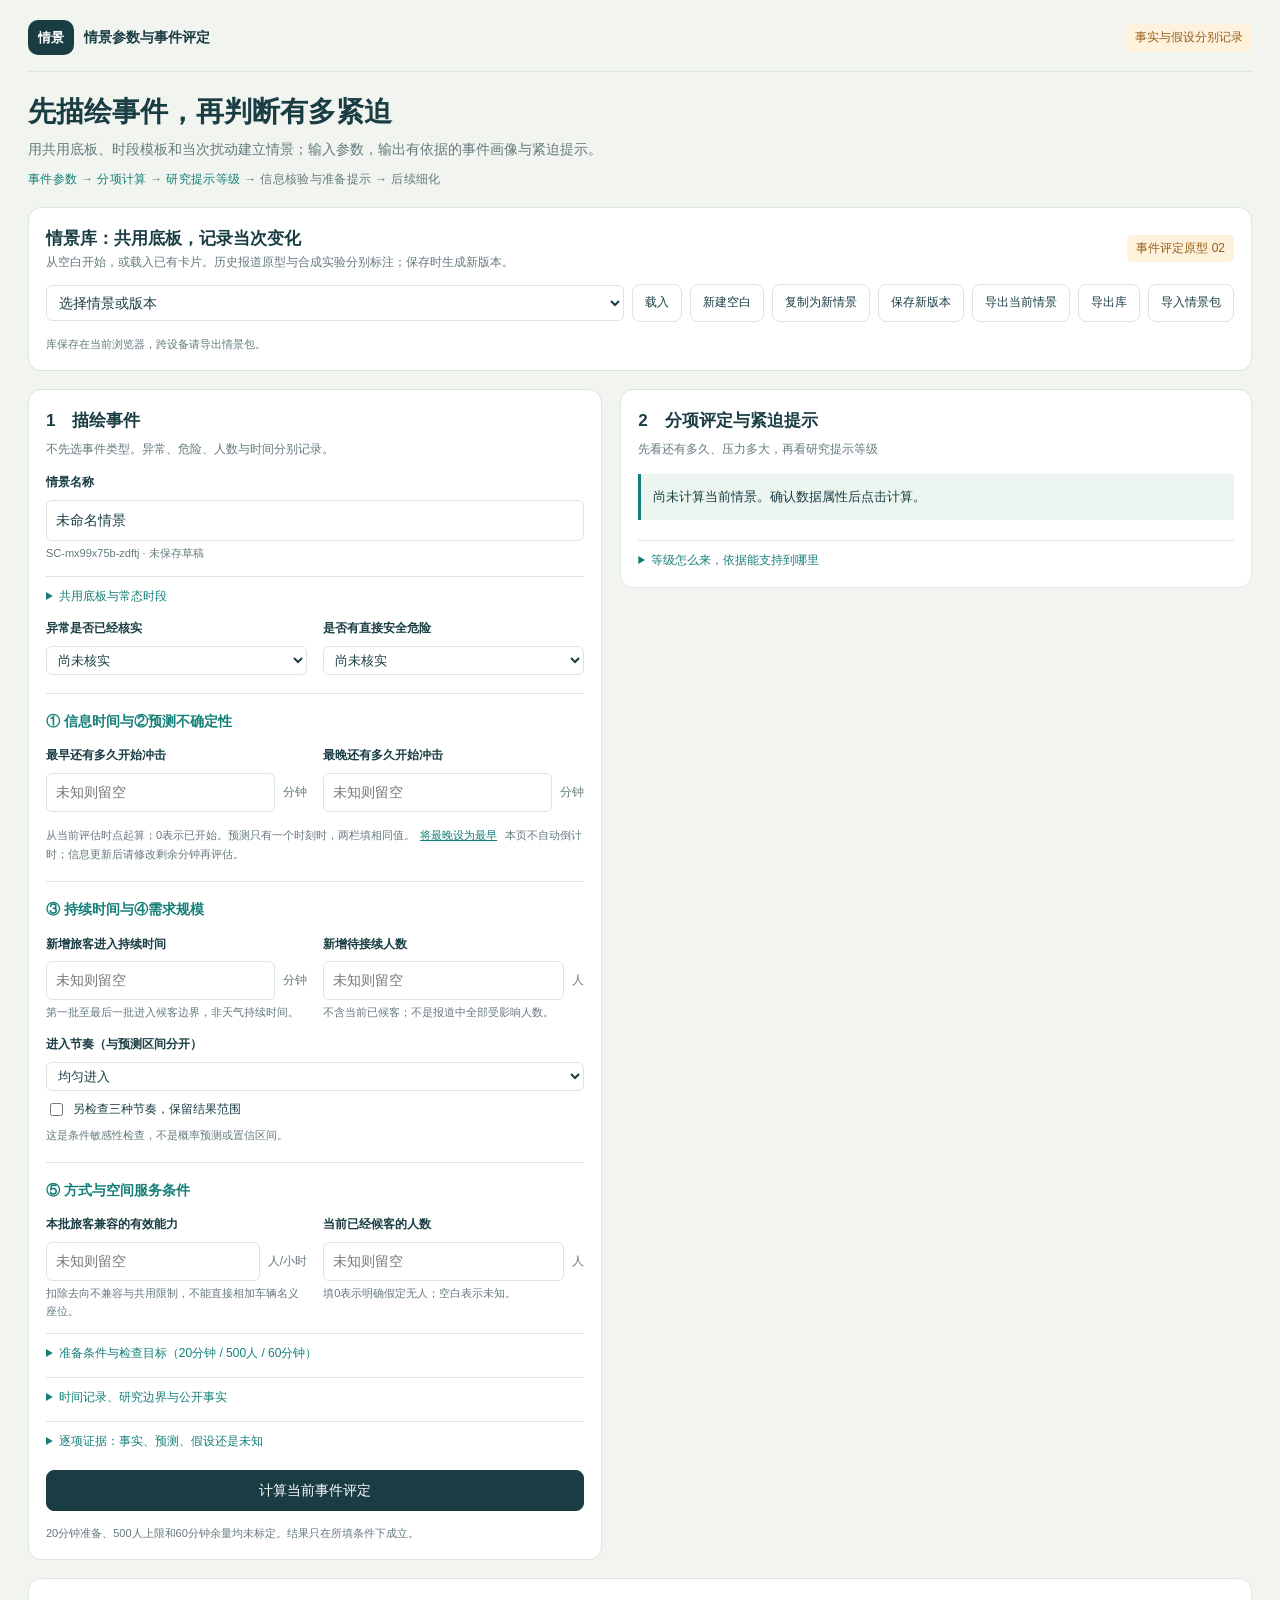
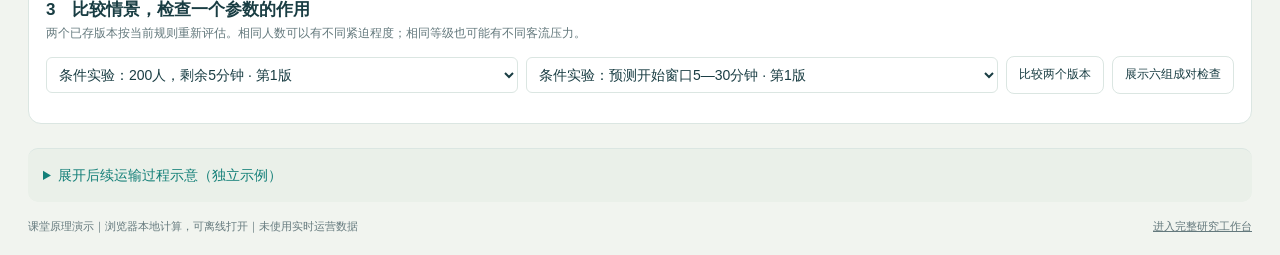
<file: 07_成果输出/情景库思路演示.html>
<!doctype html>
<html lang="zh-CN">
<head>
<meta charset="utf-8"><meta name="viewport" content="width=device-width,initial-scale=1">
<title>情景参数与事件评定 · 研究演示</title>
<style>
:root{--ink:#193d43;--muted:#64797d;--teal:#137f78;--line:#dbe6e2;--bus:#207d78;--taxi:#b27b24;--metro:#6477b3;--soft:#edf5f0}*{box-sizing:border-box}body{margin:0;color:var(--ink);background:#f1f4ef;font:14px/1.65 "Microsoft YaHei","PingFang SC",sans-serif}button,input,select{font:inherit}button{cursor:pointer;color:inherit;background:white;border:1px solid var(--line);border-radius:8px;padding:8px 12px}button:hover{border-color:var(--teal)}button:focus-visible,input:focus-visible,select:focus-visible,summary:focus-visible{outline:3px solid #3c9d98;outline-offset:3px}button[aria-pressed=true],button.primary{background:var(--ink);border-color:var(--ink);color:white}h1,h2,h3,p{margin:0}h1{font-size:28px;line-height:1.4}h2{font-size:17px}h3{font-size:14px}small,.muted{color:var(--muted);font-size:12px}select{background:white;color:var(--ink);border:1px solid var(--line);border-radius:6px;padding:5px 7px}.wrap{max-width:1470px;margin:auto;padding:20px 28px}.top{display:flex;align-items:center;justify-content:space-between;gap:15px;border-bottom:1px solid var(--line);padding-bottom:16px}.brand{font-weight:600;display:flex;align-items:center;gap:10px}.mark{background:var(--ink);color:white;border-radius:10px;padding:7px 10px;font-size:13px}.tag{background:#fff2dc;color:#925d18;border-radius:5px;padding:4px 9px;font-size:12px}.hero{margin:20px 0 17px}.hero p{margin-top:6px;color:var(--muted)}.steps{color:var(--muted);font-size:12px;letter-spacing:.03em;margin-top:9px}.steps b{color:var(--teal);font-weight:500}.presets{display:grid;grid-template-columns:repeat(3,1fr);gap:9px;margin-bottom:18px}.presets button{text-align:left;padding:10px 14px}.presets small{display:block;color:inherit;opacity:.75;font-size:11px}.workspace{display:grid;grid-template-columns:246px minmax(0,1fr);gap:18px;align-items:start}.panel{background:white;border:1px solid var(--line);border-radius:13px;padding:17px}.input h2{margin-bottom:12px}.base{padding:10px 12px;background:#f6f7f2;border-radius:8px;font-size:12px}.base b{display:block;font-size:13px}.field{margin-top:17px}.field label{display:block;font-weight:600;margin-bottom:7px}.field select{width:100%;font-size:13px}.field input{width:100%;accent-color:var(--teal)}.range-head{display:flex;justify-content:space-between;align-items:center}.range-head output{font-size:22px;color:var(--teal);font-weight:600}.range-head output span{font-size:12px;font-weight:400;margin-left:3px}.assessment{background:var(--soft);border-radius:8px;padding:11px 12px;margin-top:17px;font-size:12px}.assessment b{display:block;color:var(--teal);font-size:13px;margin-bottom:4px}.mini-note{font-size:11px;color:var(--muted);margin-top:13px}.scene-head{display:flex;justify-content:space-between;gap:12px;align-items:center;margin-bottom:10px}.switch{display:flex;gap:5px}.switch button{padding:6px 10px;font-size:12px}.scene-head small{display:block;margin-top:2px}.map-wrap{position:relative;isolation:isolate;background:#f8faf6;border:1px solid #e2e9e3;border-radius:10px;overflow:hidden;aspect-ratio:2/1}.map-wrap svg,.map-wrap canvas{position:absolute;inset:0;width:100%;height:100%;display:block}.map-wrap canvas{pointer-events:none}.map-wrap text{font-family:"Microsoft YaHei","PingFang SC",sans-serif;fill:var(--ink);font-size:21px}.map-wrap .hint{font-size:15px;fill:var(--muted)}.map-wrap .count{font-size:18px;font-weight:600}.map-wrap .road{stroke:#e3e9e2;stroke-width:70;fill:none}.map-wrap .lane{stroke:#fff;stroke-width:2;stroke-dasharray:14 12;fill:none}.map-wrap .walk{stroke:#dfebe6;stroke-width:34;fill:none;stroke-linejoin:round;stroke-linecap:round}.map-wrap .guide{stroke:#aec8bd;stroke-width:2;stroke-dasharray:6 8;fill:none}.legend{display:flex;gap:14px;flex-wrap:wrap;margin:8px 0 12px;font-size:11px;color:var(--muted)}.legend i{display:inline-block;width:8px;height:8px;border-radius:50%;margin-right:4px}.live{display:grid;grid-template-columns:repeat(5,1fr);gap:6px;border-top:1px solid var(--line);padding-top:11px}.live span{color:var(--muted);font-size:11px}.live strong{display:block;font-size:25px;font-variant-numeric:tabular-nums;line-height:1.5}.live .done{color:var(--teal)}.controlbar{display:flex;align-items:center;gap:7px;flex-wrap:wrap;margin-top:13px}.controlbar button{font-size:12px;padding:7px 10px}.clock{font-variant-numeric:tabular-nums;font-size:15px;font-weight:600;margin-left:auto}.controlbar select{font-size:11px}.scrub{display:flex;align-items:center;gap:10px;margin-top:7px;font-size:11px;color:var(--muted)}.scrub input{flex:1;min-width:40px;accent-color:var(--teal)}.activity{background:#f3f7f2;border-left:3px solid var(--teal);padding:8px 11px;margin-top:11px;font-size:12px;min-height:38px}.lower{display:grid;grid-template-columns:minmax(0,1.4fr) minmax(0,1fr);gap:17px;margin-top:17px}.lower h2{font-size:15px;margin-bottom:7px}table{border-collapse:collapse;width:100%;font-size:12px;text-align:right}th,td{padding:8px 5px;border-bottom:1px solid var(--line);font-variant-numeric:tabular-nums}th{font-weight:500;color:var(--muted)}th:first-child,td:first-child{text-align:left}tr.active td{background:#edf6ef;color:var(--teal);font-weight:600}.benefit{font-size:12px;margin-top:9px;line-height:1.8}.chart{width:100%;height:115px;display:block}.chart-legend{display:flex;gap:12px;font-size:11px;color:var(--muted)}.chart-legend i{display:inline-block;width:15px;border-top:2px solid var(--muted);margin-right:4px;vertical-align:middle}.chart-legend .coord{border-color:var(--teal)}details{margin-top:13px;border-top:1px solid var(--line);padding-top:10px;font-size:12px}summary{cursor:pointer;color:var(--teal)}.detail-grid{display:grid;grid-template-columns:1fr 1fr;gap:14px;margin-top:12px}.detail-grid ul{margin:6px 0;padding-left:18px}.detail-grid p{margin:5px 0}.speech{background:#fff9eb;padding:12px 14px;border-radius:8px;margin-top:12px;font-size:13px;line-height:1.9}.foot{display:flex;justify-content:space-between;gap:15px;font-size:11px;color:var(--muted);margin-top:15px}.foot a{color:var(--muted)}
@media(max-width:1100px){.workspace{grid-template-columns:1fr}.input{display:grid;grid-template-columns:1fr 1fr 1fr;gap:0 16px}.input h2{grid-column:1/-1}.base{grid-row:2/4}.field{margin-top:0}.field:last-of-type{margin-top:10px}.assessment{grid-column:1/-1;margin-top:13px}.mini-note{grid-column:1/-1;margin-top:7px}.wrap{padding:18px}}
@media(max-width:650px){h1{font-size:24px}.wrap{padding:14px}.top{padding-bottom:12px}.brand{font-size:13px}.tag{font-size:10px}.hero{margin:15px 0}.hero p{font-size:12px}.steps{font-size:11px}.presets{gap:6px;margin-bottom:13px}.presets button{padding:8px;font-size:12px}.presets small{font-size:10px}.input{grid-template-columns:1fr 1fr;padding:13px;gap:10px 15px}.input h2{margin:0}.base{grid-column:1/-1;grid-row:auto}.field:last-of-type{margin-top:0;grid-column:1/-1}.assessment{margin-top:0}.mini-note{margin:0}.panel{padding:13px}.scene-head{align-items:flex-start}.scene-head h2{font-size:15px}.switch button{padding:6px 8px;font-size:11px}.scene-head small{font-size:10px}.legend{gap:10px;font-size:10px}.live strong{font-size:23px}.controlbar{gap:5px}.controlbar button{padding:7px 9px}.clock{font-size:13px}.lower{grid-template-columns:1fr}.detail-grid{grid-template-columns:1fr}.foot{display:block}.foot span{display:block;margin-top:4px}}

.assess-grid{display:grid;grid-template-columns:minmax(300px,.95fr) minmax(0,1.35fr);gap:18px;align-items:start}.assess-grid h2{margin-bottom:5px}.assess-fields{display:grid;grid-template-columns:1fr 1fr;gap:0 16px}.number-unit{display:flex;align-items:center;gap:8px}.number-unit input{width:100%;min-width:0;padding:7px 9px;border:1px solid var(--line);border-radius:6px;color:var(--ink);background:white}.number-unit span{font-size:12px;color:var(--muted);white-space:nowrap}.assess-grid .field small{display:block;margin-top:4px;font-size:11px;line-height:1.6}.assess-grid .field label{font-size:12px}.grade-box{border-radius:10px;background:#fff0db;border-left:5px solid #b96a28;padding:16px;margin:12px 0 16px}.grade-box>span{font-size:11px;color:var(--muted)}.grade-box h2{font-size:23px;margin:6px 0}.grade-box p{font-size:13px}.grade-box[data-level="1"]{background:#fae8e3;border-color:#ac493e}.grade-box[data-level="3"]{background:#fff7df;border-color:#a68826}.grade-box[data-level="4"]{background:#eaf3ee;border-color:var(--teal)}.grade-box[data-level="unknown"]{background:#edf0f1;border-color:#839598}.profile-grid{display:grid;grid-template-columns:1fr 1fr;gap:12px}.profile-grid>div{background:#f6f8f3;border-radius:8px;padding:12px}.profile-grid span,.profile-grid small{display:block;font-size:11px;color:var(--muted)}.profile-grid strong{display:block;font-size:21px;margin:4px 0;font-variant-numeric:tabular-nums}.reason-list{padding-left:19px;font-size:12px;line-height:1.85}.reason-list li{margin:5px 0}.method-copy{font-size:12px;line-height:1.9}.method-copy p{margin:9px 0}.method-copy a{color:var(--teal)}.transport-secondary{margin-top:24px;padding:15px;background:#eaf0e9;border-radius:10px}.transport-secondary>summary{font-size:14px}.input-error{background:#fae8e3;padding:9px;margin-top:12px;color:#8d332b;font-size:12px}@media(max-width:980px){.assess-grid{grid-template-columns:1fr}}@media(max-width:480px){.assess-fields{grid-template-columns:1fr}.profile-grid{gap:8px}.profile-grid strong{font-size:19px}.grade-box h2{font-size:21px}}
[hidden]{display:none!important}.library-panel{margin-bottom:18px}.library-tools{display:flex;flex-wrap:wrap;gap:8px;align-items:center;margin-top:12px}.library-tools select{max-width:100%;min-width:210px;flex:1;padding:8px}.library-tools button{font-size:12px}.text-input,.meta-fields input,.meta-fields textarea{font:inherit;display:block;width:100%;border:1px solid var(--line);padding:8px 9px;border-radius:6px;color:var(--ink);background:white}.text-input{margin-top:5px}.meta-fields textarea{min-height:62px;resize:vertical}.field-heading{padding-top:16px;margin-top:18px;border-top:1px solid var(--line);color:var(--teal)}.assess-grid .field{margin-top:13px}.check-label{display:flex!important;align-items:center;gap:7px;font-weight:400!important;margin-top:9px!important}.check-label input{width:auto!important}.text-button{padding:1px 5px;font-size:11px;border:0;text-decoration:underline;color:var(--teal)}.run-button{width:100%;margin-top:18px}.result-notice{border-left:3px solid var(--teal);background:var(--soft);padding:12px;font-size:13px;margin:14px 0}.result-notice[data-stale=true]{background:#fff2dc;border-color:#b27b24}.rule-explanation{margin-top:20px}.table-scroll{overflow-x:auto;margin-top:10px}.evidence-table{min-width:430px;text-align:left}.evidence-table td{vertical-align:top;text-align:left}.evidence-table td:first-child{width:30%}.evidence-table select,.evidence-table input{width:100%;min-width:80px;font-size:11px;border:1px solid var(--line);padding:6px;border-radius:5px}.evidence-table input{min-width:140px}.facts-box{margin-top:14px;padding:10px;background:#f3f7f2}.facts-box:empty{display:none}.facts-box ul{padding-left:18px;margin:6px 0}.comparison-panel{margin-top:18px}.comparison-output{margin-top:12px}.comparison-output table{min-width:500px}.comparison-output p{font-size:12px;margin:10px 0}.comparison-output td{vertical-align:top}.profile-grid{margin-top:12px}.grade-box p+p{margin-top:8px}.mini-note button{vertical-align:baseline}.comparison-output h3{margin-top:12px}.method-copy ul{padding-left:20px}.meta-fields label{font-weight:600;display:block;margin:12px 0 5px;font-size:12px}@media(min-width:981px){.assess-grid{grid-template-columns:minmax(340px,1fr) minmax(0,1.1fr)}}@media(max-width:480px){.library-tools button{flex:1}.library-tools select{min-width:100%}.profile-grid strong{font-size:19px}.assess-fields{gap:0}.top .tag{display:none}}

</style>
</head>
<body>
<div class="wrap">
<header class="top"><div class="brand"><span class="mark">情景</span>情景参数与事件评定</div><span class="tag">事实与假设分别记录</span></header>
<section class="hero"><h1>先描绘事件，再判断有多紧迫</h1><p>用共用底板、时段模板和当次扰动建立情景；输入参数，输出有依据的事件画像与紧迫提示。</p><div class="steps"><b>事件参数</b> → <b>分项计算</b> → <b>研究提示等级</b> → 信息核验与准备提示 → 后续细化</div></section>
<section class="assessment-demo" aria-label="情景库与事件评定">
<section class="panel library-panel" aria-labelledby="library-title">
 <div class="scene-head"><div><h2 id="library-title">情景库：共用底板，记录当次变化</h2><p class="muted">从空白开始，或载入已有卡片。历史报道原型与合成实验分别标注；保存时生成新版本。</p></div><span class="tag">事件评定原型 02</span></div>
 <div class="library-tools"><select id="case-library" aria-label="已存情景版本"><option value="">选择情景或版本</option></select><button id="case-load">载入</button><button id="case-new">新建空白</button><button id="case-copy">复制为新情景</button><button id="case-save">保存新版本</button><button id="case-export">导出当前情景</button><button id="case-export-all">导出库</button><button id="case-import">导入情景包</button><input id="case-import-file" type="file" accept=".json,application/json" hidden></div>
 <p id="case-library-status" class="mini-note" role="status" aria-live="polite">库保存在当前浏览器，跨设备请导出情景包。</p>
</section>
<div class="assess-grid">
<section class="panel" aria-labelledby="case-input-title"><h2 id="case-input-title">1　描绘事件</h2><p class="muted">不先选事件类型。异常、危险、人数与时间分别记录。</p>
 <div class="field"><label for="case-name">情景名称</label><input class="text-input" id="case-name" maxlength="160"><small id="case-identity"></small></div>
 <details><summary>共用底板与常态时段</summary><div class="assess-fields"><div class="field"><label for="case-base">共用底板</label><select id="case-base"></select></div><div class="field"><label for="case-period">常态时段模板</label><select id="case-period"></select></div></div><p class="mini-note" id="case-base-note"></p></details>
 <div class="assess-fields"><div class="field"><label for="case-nature">异常是否已经核实</label><select id="case-nature"><option value="unknown">尚未核实</option><option value="yes">已确认存在异常扰动</option><option value="no">已核：只有常态变化</option></select></div><div class="field"><label for="case-danger">是否有直接安全危险</label><select id="case-danger"><option value="unknown">尚未核实</option><option value="yes">已确认直接危险</option><option value="no">已核：未发现直接危险</option></select></div></div>
 <h3 class="field-heading">① 信息时间与②预测不确定性</h3>
 <div class="assess-fields"><div class="field"><label for="case-leadMin">最早还有多久开始冲击</label><div class="number-unit"><input id="case-leadMin" type="number" min="0" max="1440" step="any" placeholder="未知则留空"><span>分钟</span></div></div><div class="field"><label for="case-leadMax">最晚还有多久开始冲击</label><div class="number-unit"><input id="case-leadMax" type="number" min="0" max="1440" step="any" placeholder="未知则留空"><span>分钟</span></div></div></div>
 <p class="mini-note">从当前评估时点起算；0表示已开始。预测只有一个时刻时，两栏填相同值。<button id="case-same-time" class="text-button">将最晚设为最早</button> 本页不自动倒计时；信息更新后请修改剩余分钟再评估。</p>
 <h3 class="field-heading">③ 持续时间与④需求规模</h3>
 <div class="assess-fields"><div class="field"><label for="case-duration">新增旅客进入持续时间</label><div class="number-unit"><input id="case-duration" type="number" min="1" max="720" step="any" placeholder="未知则留空"><span>分钟</span></div><small>第一批至最后一批进入候客边界，非天气持续时间。</small></div><div class="field"><label for="case-people">新增待接续人数</label><div class="number-unit"><input id="case-people" type="number" min="0" max="50000" step="1" placeholder="未知则留空"><span>人</span></div><small>不含当前已候客；不是报道中全部受影响人数。</small></div></div>
 <div class="field"><label for="case-shape">进入节奏（与预测区间分开）</label><select id="case-shape"><option value="uniform">均匀进入</option><option value="front">前段集中：80%在前1/3进入</option><option value="back">后段集中：80%在后1/3进入</option></select><label class="check-label"><input id="case-checkShapes" type="checkbox">另检查三种节奏，保留结果范围</label><small>这是条件敏感性检查，不是概率预测或置信区间。</small></div>
 <h3 class="field-heading">⑤ 方式与空间服务条件</h3>
 <div class="assess-fields"><div class="field"><label for="case-capacity">本批旅客兼容的有效能力</label><div class="number-unit"><input id="case-capacity" type="number" min="0" max="100000" step="any" placeholder="未知则留空"><span>人/小时</span></div><small>扣除去向不兼容与共用限制，不能直接相加车辆名义座位。</small></div><div class="field"><label for="case-initial">当前已经候客的人数</label><div class="number-unit"><input id="case-initial" type="number" min="0" max="50000" step="1" placeholder="未知则留空"><span>人</span></div><small>填0表示明确假定无人；空白表示未知。</small></div></div>
 <details><summary id="case-target-summary">准备条件与检查目标</summary><div class="assess-fields"><div class="field"><label for="case-prep">完成先期准备需要</label><div class="number-unit"><input id="case-prep" type="number" min="1" max="240" step="any"><span>分钟</span></div><small>核信息、人员到岗、引导准备；不是运输清空时间。</small></div><div class="field"><label for="case-limit">候客人数控制上限</label><div class="number-unit"><input id="case-limit" type="number" min="1" max="100000" step="any"><span>人</span></div><small>500人为默认演示目标，不是虹桥核定安全容量。</small></div><div class="field"><label for="case-allowance">末批进入后完成余量</label><div class="number-unit"><input id="case-allowance" type="number" min="0" max="720" step="any"><span>分钟</span></div><small>60分钟为默认研究目标，不是运营承诺。</small></div></div></details>
 <details><summary>时间记录、研究边界与公开事实</summary><div id="case-meta-fields" class="meta-fields"></div><div id="case-facts" class="facts-box"></div><p class="mini-note">首次获知和当时预测用于还原信息提前量；当前预测区间单独输入。事后报道中的时间不能倒填为当时已知信息。</p></details>
 <details><summary>逐项证据：事实、预测、假设还是未知</summary><p class="mini-note">默认数值是研究假设。改动数值后自动改为“研究假设”，有依据时可注明来源并重新确认属性。</p><div class="table-scroll"><table class="evidence-table"><thead><tr><th>参数</th><th>属性</th><th>来源 / 说明</th></tr></thead><tbody id="case-evidence"></tbody></table></div></details>
 <button id="case-run" class="primary run-button">计算当前事件评定</button><p class="mini-note">20分钟准备、500人上限和60分钟余量均未标定。结果只在所填条件下成立。</p>
</section>
<section class="panel result-panel" aria-labelledby="case-result-title"><div class="scene-head"><div><h2 id="case-result-title">2　分项评定与紧迫提示</h2><small>先看还有多久、压力多大，再看研究提示等级</small></div></div>
 <div id="case-result-notice" class="result-notice" role="status" aria-live="polite">尚未计算。请填写条件，或载入情景后计算。</div>
 <div id="case-result" hidden><p id="case-summary" class="mini-note"></p><p id="case-evidence-summary" class="mini-note"></p>
  <div id="case-priority" class="input-error" hidden></div>
  <div class="profile-grid"><div><span>当前准备时间余量</span><strong id="case-margin"></strong><small>最早/最晚剩余时间减准备时长</small></div><div><span>本次任务人数</span><strong id="case-size"></strong><small>新增与当前候客分别列示</small></div><div><span>预计候客峰值</span><strong id="case-peak"></strong><small id="case-pressure"></small></div><div><span>完成期限仍候客</span><strong id="case-remaining"></strong><small>最后一批进入后，再给定完成余量</small></div></div>
  <div class="grade-box" id="case-grade-box" data-level="unknown"><span>研究提示 · 主等级取所检查条件中较紧迫者</span><h2 id="case-grade"></h2><p id="case-range"></p><p id="case-reason"></p></div>
  <div class="assessment"><b>对应核验与准备提示</b><p id="case-action"></p><small>等级不换算车辆，不对外发布警报。</small></div>
  <details open><summary>信息缺口与计算边界</summary><ul id="case-missing" class="reason-list"></ul><p id="case-history" class="mini-note"></p></details>
  <details><summary>五维怎样进入评定</summary><ol id="case-chain" class="reason-list"></ol></details>
  <details><summary>各个预测时点与节奏的计算明细</summary><div class="table-scroll"><table><thead><tr><th>剩余/节奏</th><th>峰值</th><th>完成时刻</th><th>目标检查</th></tr></thead><tbody id="case-processes"></tbody></table></div><p id="case-clear-note" class="mini-note"></p></details>
 </div>
 <details class="rule-explanation"><summary>等级怎么来，依据能支持到哪里</summary><div class="method-copy"><p><b>已知危险或当前超限优先，其余比较准备窗口。</b>已确认异常，或客流目标有缺口时：已开始为一级；剩余时间小于准备时间为二级；不少于准备时间为三级。无已核异常、无直接危险，且所有检查均满足时才给四级。未知信息不按0或安全处理。</p><p>预测为5—30分钟、准备需20分钟时，主提示按最早5分钟给二级，同时保留可能二至三级；此范围不带发生概率。四档名称是本课题的研究设计，没有映射为官方预警或响应。</p><p>通用预警协议分别记录紧迫、严重、确定性；国家总体预案区分预警和响应；疏散时间研究提示准备与移动需分开。它们支持信息组织和时间比较，不提供本课题的四档组合公式或虹桥阈值。</p><p><a href="https://docs.oasis-open.org/emergency/cap/v1.2/CAP-v1.2.html" target="_blank" rel="noopener">通用预警协议正式文本</a> · <a href="https://app.www.gov.cn/govdata/gov/202502/25/524896/article.html" target="_blank" rel="noopener">国家总体应急预案</a> · <a href="https://escape.nist.gov/implementation1" target="_blank" rel="noopener">疏散时间链说明</a></p></div></details>
</section></div>
<section class="panel comparison-panel" aria-labelledby="compare-title"><h2 id="compare-title">3　比较情景，检查一个参数的作用</h2><p class="muted">两个已存版本按当前规则重新评估。相同人数可以有不同紧迫程度；相同等级也可能有不同客流压力。</p><div class="library-tools"><select id="case-compare-a" aria-label="比较情景甲"></select><select id="case-compare-b" aria-label="比较情景乙"></select><button id="case-compare">比较两个版本</button><button id="case-controls">展示六组成对检查</button></div><div id="case-comparison" class="comparison-output" aria-live="polite"></div></section>
</section>

<details class="transport-secondary"><summary>展开后续运输过程示意（独立示例）</summary><p class="muted" style="margin:12px 0">以下保留已有运输动画，使用其自身参数；它不参与上方事件等级计算，也不把等级直接换算为车辆安排。</p>
<nav class="presets" aria-label="建议演示顺序"><button data-preset="day" aria-pressed="false">① 白天接续<small>公交、出租与地铁运行</small></button><button data-preset="night" aria-pressed="false">② 夜间集中到达<small>只改时段与到达节奏</small></button><button data-preset="support" aria-pressed="true">③ 同一事件，加入增援<small>对照常态与协同过程</small></button></nav>
<main class="workspace">
<section class="panel input" aria-labelledby="input-title"><h2 id="input-title">组合一个情景</h2><div class="base"><b>共用底板：铁路车站接续区</b>出站口、步行通道、公交停靠点、出租车上客点、地铁入口及站台。<br>布局用于讲解，不对应虹桥实际位置。</div>
<div class="field"><label for="period">时段模板</label><select id="period"><option value="day">白天 · 三种方式运行</option><option value="night" selected>夜间 · 地铁已停运</option></select></div>
<div class="field"><div class="range-head"><label for="people">新增接续旅客</label><output id="people-value" for="people">800<span>人</span></output></div><input id="people" type="range" min="200" max="1200" step="100" value="800" aria-label="新增接续旅客人数"><small>200—1200人；30分钟内出站</small></div>
<div class="field"><label for="pattern">到达节奏</label><select id="pattern"><option value="uniform">平稳出站</option><option value="front" selected>前10分钟集中出站</option><option value="back">后10分钟集中出站</option></select></div>
<div class="assessment"><b>先看常态运力下的影响</b><span id="assessment"></span></div><p class="mini-note">改变参数会重新计算并暂停。比较的两种安排使用完全相同的旅客、去向分配和步行时间。</p></section>
<section class="panel" aria-labelledby="scene-title"><div class="scene-head"><div><h2 id="scene-title">疏运过程示意</h2><small id="plan-note"></small></div><div class="switch" role="group" aria-label="接续安排"><button data-plan="base" aria-pressed="false">常态接续</button><button data-plan="coord" aria-pressed="true">协同增援</button></div></div>
<div class="map-wrap" id="map-wrap"><svg viewBox="0 0 1000 500" role="img" aria-label="车站出站口经步行通道连接公交停靠点、出租车上客点和地铁入口，地铁旅客继续进入站台候车。圆点为抽样旅客，车辆按班次发车。">
<defs><pattern id="tiles" width="30" height="30" patternUnits="userSpaceOnUse"><path d="M30 0H0V30" fill="none" stroke="#eaf0e9" stroke-width="1"/></pattern></defs><rect width="1000" height="500" fill="url(#tiles)"/>
<path class="road" d="M760 85H1010M760 255H1010"/><path class="lane" d="M760 85H1010M760 255H1010"/>
<path d="M815 422H1010M815 436H1010" stroke="#bbc4d1" stroke-width="3"/><path d="M820 429H1000" stroke="#bbc4d1" stroke-width="22" stroke-dasharray="3 12"/>
<path class="walk" d="M226 250H405L475 100H625M405 250H625M405 250L478 420H735"/><path class="guide" d="M226 250H405L475 100H625M405 250H625M405 250L478 420H735"/>
<rect x="30" y="128" width="195" height="245" rx="15" fill="#e1ebe5" stroke="#bbd1c4"/><path d="M50 178H205M65 188V220M105 188V220M145 188V220M185 188V220" stroke="#c2d4c8" stroke-width="6"/><text x="127" y="164" text-anchor="middle" font-weight="600">铁路车站</text><text x="127" y="335" text-anchor="middle" class="hint">未出站旅客</text><text id="station-count" x="127" y="358" text-anchor="middle" class="count">800人</text><rect x="215" y="230" width="20" height="40" rx="3" fill="#6a9281"/><text x="253" y="219" class="hint">出站口</text>
<rect x="542" y="28" width="209" height="135" rx="12" fill="#e3f1e8" stroke="#c3dacc"/><text x="558" y="56" font-weight="600">公交停靠点</text><text id="bus-count" x="558" y="81" class="count">候车 0人</text><text id="bus-service" x="558" y="148" class="hint"></text><path d="M772 48V121" stroke="#207d78" stroke-width="7"/>
<rect x="542" y="199" width="209" height="123" rx="12" fill="#fbefda" stroke="#e7d5af"/><text x="558" y="227" font-weight="600">出租车上客点</text><text id="taxi-count" x="558" y="252" class="count">候车 0人</text><text id="taxi-service" x="558" y="306" class="hint"></text><path d="M772 220V289" stroke="#b27b24" stroke-width="7"/>
<g id="metro-area"><rect x="578" y="379" width="84" height="81" rx="9" fill="#e6eaf6" stroke="#cbd3e7"/><path d="M598 404H641V413H610V423H641V433H620" stroke="#8290bd" stroke-width="3" fill="none"/><text x="619" y="371" text-anchor="middle" class="hint">地铁入口</text><rect x="678" y="352" width="138" height="112" rx="12" fill="#e9edf8" stroke="#cbd3e7"/><text x="689" y="379">站台候车</text><text id="metro-count" x="689" y="403" class="count">0人</text><text id="metro-service" x="689" y="448" class="hint"></text></g>
<text x="381" y="322" text-anchor="middle" class="hint">步行通道</text><text x="890" y="28" class="hint" text-anchor="middle">车辆发车 →</text><text x="883" y="481" class="hint" text-anchor="middle">轨道接续 →</text><rect id="support-sign" x="286" y="27" width="211" height="50" rx="8" fill="#e7f0ea"/><text id="support-label" x="391" y="58" text-anchor="middle" style="font-size:17px">增援尚未到位</text>
</svg><canvas id="agents" aria-hidden="true"></canvas></div>
<div class="legend"><span><i style="background:var(--bus)"></i>去公交</span><span><i style="background:var(--taxi)"></i>去出租车</span><span><i style="background:var(--metro)"></i>去地铁</span><span>圆点为抽样旅客；计数覆盖全部旅客</span></div>
<div class="live" aria-label="实时人数"><div><span>尚未出站</span><strong id="future">800</strong></div><div><span>步行中</span><strong id="walking">0</strong></div><div><span>候车中</span><strong id="waiting">0</strong></div><div><span>上车未发车</span><strong id="onboard">0</strong></div><div><span>已发车旅客</span><strong class="done" id="done">0</strong></div></div>
<div class="controlbar"><button class="primary" id="play">播放仿真</button><button id="reset">从头播放</button><button id="finish">看完成结果</button><select id="speed" aria-label="播放速度"><option value="2">每秒2分钟</option><option value="8" selected>每秒8分钟</option><option value="16">每秒16分钟</option></select><span class="clock" id="clock">第0分钟</span></div>
<div class="scrub"><span>开始</span><input id="timeline" type="range" min="0" max="205" step="0.25" value="0" aria-label="仿真时间进度"><span id="end-time"></span></div><div class="activity" id="activity" role="status">点击播放，观察旅客从车站走向各接续点。</div>
<div class="lower"><div><h2>同一事件的完整运行对照</h2><table aria-label="常态与协同运行结果"><thead><tr><th>接续安排</th><th>全部发车</th><th>候车峰值</th><th>平均候车</th></tr></thead><tbody><tr id="base-row"><td>常态接续</td><td id="base-clear"></td><td id="base-peak"></td><td id="base-wait"></td></tr><tr id="coord-row" class="active"><td>协同增援</td><td id="coord-clear"></td><td id="coord-peak"></td><td id="coord-wait"></td></tr></tbody></table><p class="benefit" id="benefit"></p></div><div><h2>候车人数随时间变化</h2><svg id="queue-chart" class="chart" viewBox="0 0 360 115" role="img" aria-label="两种接续安排的候车人数曲线"></svg><div class="chart-legend"><span><i></i>常态</span><span><i class="coord"></i>协同</span><span>含上车未发车旅客</span></div></div></div>
<details><summary>情景来源、接续规则与计算口径</summary><div class="detail-grid"><div><h3>一份底板，复用两类时段模板</h3><p id="card"></p><p>五维口径：信息提前量固定为0分钟；到达过程采用所选确定曲线，不赋概率；进入持续30分钟；新增人数由滑块输入；方式与空间状态由时段及共用底板给出。初始候客固定为0。</p><p>去向分配在比较前固定：白天公交45%、出租20%、地铁35%；夜间公交70%、出租30%。同一旅客在两种安排中使用同一方式，不假定所有目的地能任意互换。</p></div><div><h3>本页采用的简化接续规则</h3><ul><li>公交每车40人，提前1分钟停靠上客；白天每6分钟一班，夜间每15分钟一班，每辆车相隔30分钟才能再用。</li><li>出租车每辆接2人；白天每分钟补充3辆，夜间每分钟补充1辆。按外部到车流给定，未推算整个城市的出租车存量。</li><li>白天地铁每5分钟一班，每班为本批旅客预留90人；夜间停运。走到入口后仍要步行到站台并等车。</li><li>协同方案：事件第8分钟发出增援安排；3辆备用公交在第12、14、16分钟到位并循环，出租车第12分钟起每分钟额外补充2辆。此处是可替换的演示安排，尚未复现某篇论文或正式预案。</li></ul></div></div><p>步行时间：公交4分钟、出租3分钟、地铁站台5分钟；各方式先到先服务，发车容量不得超限。接续完成以所乘车辆发车为准，平均候车从到达接续点算到发车，含上车过程；不计算城市内后续旅程。示意运动不描述行人避让、通道拥堵反馈或轨道行车安全。</p><p><b>全部布局、人数、班次、容量、到位时长均为合成演示假设。</b>对照只说明给定条件下的差异，不作为虹桥实际改善率、正式事件等级或最优方案证明。</p></details>
<details><summary>给老师的简短讲解</summary><div class="speech">老师，我们希望情景库不仅能记录事件，还能给模型提供可以复用的输入。请先看白天情景：同一车站有三个接续点，旅客出站后分别步行、候车，再由各方式接走。切换夜间，地铁停运、公交和出租车供给减少，即使人数相同，排队和完成时间也会改变。接着看同一夜间事件的协同方案：备用公交和额外出租车到位后，队列逐渐消退。下方使用同一批旅客作对照，显示完成时间与候车变化。我们的研究重点是怎样组织情景参数并评估影响；本页的增援安排是演示参照，后续可接入已有预案或文献方法。当前已走通“参数输入—过程播放—指标输出”，所有数值是假设值，先用于讨论框架。</div></details>
</section></main></details><footer class="foot"><span>课堂原理演示｜浏览器本地计算，可离线打开｜未使用实时运营数据</span><span><a id="research-link" href="/research">进入完整研究工作台</a></span></footer>
</div>
<script>
'use strict';
const SIM_BASE=Object.freeze({id:'station-demo-1',duration:30,lead:0,walk:{bus:4,taxi:3,metro:5},capacity:{bus:40,taxi:2,metro:90},roundTrip:30,ready:12,dispatch:8});
const SIM_PERIODS=Object.freeze({day:{id:'day-1',label:'白天',busHeadway:6,busFirst:6,taxis:3,metro:true},night:{id:'night-1',label:'夜间',busHeadway:15,busFirst:10,taxis:1,metro:false}});
const MODES=['bus','taxi','metro'];
const COLORS={bus:'#207d78',taxi:'#b27b24',metro:'#6477b3'};
function makeScenario(period='night',people=800,pattern='front'){
 if(!SIM_PERIODS[period]||!['uniform','front','back'].includes(pattern)||!Number.isInteger(people)||people<0||people>1200)throw Error('情景参数无效');
 return {baseRef:SIM_BASE.id,periodRef:SIM_PERIODS[period].id,period,event:{people,pattern},passengers:Array.from({length:people},(_,id)=>{
  const q=(id+.5)/people;let arrival=30*q;
  if(pattern==='front')arrival=q<.8?10*q/.8:10+20*(q-.8)/.2;
  if(pattern==='back')arrival=q<.2?20*q/.2:20+10*(q-.2)/.8;
  const k=(id*7)%20;const mode=period==='day'?(k<9?'bus':k<13?'taxi':'metro'):(k<14?'bus':'taxi');
  return {id,mode,arrival,ready:arrival+SIM_BASE.walk[mode]};
 })};
}
function makeServices(period,coord,horizon=500){
 const p=SIM_PERIODS[period],out=[];
 const add=(mode,depart,capacity,vehicle,extra=false)=>out.push({id:out.length,mode,depart,open:depart-1,capacity,vehicle,extra,ids:[]});
 for(let t=p.busFirst,i=0;t<=horizon;t+=p.busHeadway,i++)add('bus',t,40,'常规公交'+(i%(30/p.busHeadway)+1));
 if(coord)for(let b=0;b<3;b++)for(let t=13+b*2;t<=horizon;t+=30)add('bus',t,40,'备用公交'+(b+1),true);
 for(let t=1;t<=horizon;t++)for(let k=0;k<p.taxis+(coord&&t>=13?2:0);k++)add('taxi',t,2,'到车'+t+'-'+k,k>=p.taxis);
 if(p.metro)for(let t=5;t<=horizon;t+=5)add('metro',t,90,'轨道班次'+t);
 return out.sort((a,b)=>a.depart-b.depart||a.id-b.id);
}
function simulate(scenario,coord=false){
 const passengers=scenario.passengers.map(p=>({...p,board:Infinity,depart:Infinity,service:null})),services=makeServices(scenario.period,coord);
 for(const mode of MODES){
  const line=passengers.filter(p=>p.mode===mode).sort((a,b)=>a.ready-b.ready||a.id-b.id);let head=0;
  for(const s of services.filter(s=>s.mode===mode)){
   let used=0;
   while(head<line.length&&used<s.capacity){
    const p=line[head],board=Math.max(p.ready,s.open+(used+.5)/s.capacity*.9);
    if(board>=s.depart)break;
    p.board=board;p.depart=s.depart;p.service=s.id;s.ids.push(p.id);head++;used++;
   }
  }
 }
 if(passengers.some(p=>!Number.isFinite(p.depart)))throw Error('服务计算期不足，仍有旅客未完成');
 const clear=passengers.length?Math.max(...passengers.map(p=>p.depart)):0;
 const changes=passengers.flatMap(p=>[{t:p.ready,d:1},{t:p.depart,d:-1}]).sort((a,b)=>a.t-b.t||a.d-b.d);
 let q=0,peak=0;const trace=[{t:0,q:0}];
 for(let i=0;i<changes.length;){const t=changes[i].t;trace.push({t,q});while(i<changes.length&&Math.abs(changes[i].t-t)<1e-8)q+=changes[i++].d;trace.push({t,q});peak=Math.max(peak,q);}
 return {scenario,coord,passengers,services:services.filter(s=>s.ids.length),clear,peak,meanWait:passengers.length?passengers.reduce((a,p)=>a+p.depart-p.ready,0)/passengers.length:0,trace};
}
function snapshot(run,time){
 const state={future:[],walking:[],waiting:[],onboard:[],done:[],modes:{bus:0,taxi:0,metro:0}};
 for(const p of run.passengers){const key=time<p.arrival?'future':time<p.ready?'walking':time<p.board?'waiting':time<p.depart?'onboard':'done';state[key].push(p);if(key==='waiting'||key==='onboard')state.modes[p.mode]++;}
 return state;
}
function pathPoint(points,f){const lengths=points.slice(1).map((p,i)=>Math.hypot(p[0]-points[i][0],p[1]-points[i][1]));let remaining=Math.max(0,Math.min(1,f))*lengths.reduce((a,b)=>a+b,0);for(let i=0;i<lengths.length;i++){if(remaining<=lengths[i]||i===lengths.length-1){const k=remaining/lengths[i];return [points[i][0]+(points[i+1][0]-points[i][0])*k,points[i][1]+(points[i+1][1]-points[i][1])*k];}remaining-=lengths[i];}return points[0];}
function mountSimulation(){
 const el=id=>document.getElementById(id);let period='night',people=800,pattern='front',plan='coord',scenario,runs,time=0,playing=false,last=null,chartReady=false;
 const canvas=el('agents'),ctx=canvas.getContext('2d');
 const paths={bus:[[230,250],[405,250],[475,100],[552,100]],taxi:[[230,250],[405,250],[552,270]],metro:[[230,250],[405,250],[478,420],[620,420],[690,420]]};
 const fmt=n=>Number.isInteger(n)?String(n):n.toFixed(1);
 const set=(id,value)=>{if(el(id).textContent!==String(value))el(id).textContent=value;};
 function rebuild(){playing=false;last=null;time=0;chartReady=false;scenario=makeScenario(period,people,pattern);runs={base:simulate(scenario,false),coord:simulate(scenario,true)};
  el('people-value').innerHTML=people+'<span>人</span>';el('period').value=period;el('people').value=people;el('pattern').value=pattern;
  for(const key of ['base','coord']){set(key+'-clear',fmt(runs[key].clear)+'分钟');set(key+'-peak',runs[key].peak+'人');set(key+'-wait',fmt(runs[key].meanWait)+'分钟');}
  set('assessment',`本次${people}人，常态候车峰值${runs.base.peak}人，预计第${fmt(runs.base.clear)}分钟全部发车。`);
  const saved=runs.base.clear-runs.coord.clear;set('benefit',`这组假设下，协同方案${saved>0?'提前'+fmt(saved)+'分钟完成':'完成时间与常态相同'}，候车峰值${runs.coord.peak<=runs.base.peak?'减少':'增加'}${Math.abs(runs.base.peak-runs.coord.peak)}人。增援增加了资源投入，此处未作成本最优比较。`);
  set('card',`底板引用：${SIM_BASE.id}；时段引用：${SIM_PERIODS[period].id}；事件参数：${people}人、${{uniform:'平稳出站',front:'80%在前10分钟出站',back:'80%在后10分钟出站'}[pattern]}。`);
  const max=Math.max(runs.base.clear,runs.coord.clear,30);el('timeline').max=max;set('end-time',max+'分钟');
  document.querySelectorAll('[data-preset]').forEach(b=>b.setAttribute('aria-pressed',String((b.dataset.preset==='day'&&period==='day'&&people===800&&pattern==='uniform'&&plan==='base')||(b.dataset.preset==='night'&&period==='night'&&people===800&&pattern==='front'&&plan==='base')||(b.dataset.preset==='support'&&period==='night'&&people===800&&pattern==='front'&&plan==='coord'))));render();
 }
 function chart(){const left=27,top=8,plotW=323,plotH=81,maxT=+el('timeline').max,maxQ=Math.max(runs.base.peak,runs.coord.peak,1),x=t=>left+t/maxT*plotW,y=q=>top+plotH-q/maxQ*plotH;
  const path=r=>r.trace.map((p,i)=>(i?'L':'M')+x(p.t).toFixed(2)+','+y(p.q).toFixed(2)).join(' ')+' L'+x(maxT)+','+y(0);
  if(!chartReady){el('queue-chart').innerHTML=`<path d="M${left} ${top}V${top+plotH}H350" stroke="#d8e3dd" fill="none"/><text x="0" y="14" font-size="9" fill="#64797d">${maxQ}人</text><text x="${left}" y="107" font-size="9" fill="#64797d">0</text><text x="303" y="107" font-size="9" fill="#64797d">${maxT}分钟</text><path d="${path(runs.base)}" stroke="#8b9b9e" stroke-width="2" fill="none"/><path d="${path(runs.coord)}" stroke="#137f78" stroke-width="2" fill="none"/><path id="chart-cursor" stroke="#b77437" stroke-width="1" stroke-dasharray="3 3"/>`;chartReady=true;}el('chart-cursor').setAttribute('d',`M${x(time)} ${top}V${top+plotH}`);
 }
 function vehicle(s,t){if(t<s.open-1||t>s.depart+2.5)return;const leaving=t>=s.depart,f=leaving?(t-s.depart)/2.5:0,x=t<s.open?800+230*(s.open-t):800+230*f,y=s.mode==='bus'?95:s.mode==='taxi'?245+Number(s.vehicle.split('-').pop())*9:429;
  ctx.save();ctx.globalAlpha=1-f*.45;ctx.fillStyle=COLORS[s.mode];const w=s.mode==='bus'?60:s.mode==='metro'?90:29,h=s.mode==='taxi'?15:24;ctx.beginPath();ctx.roundRect(x-w/2,y-h/2,w,h,5);ctx.fill();ctx.fillStyle='#e9f3ec';for(let i=0;i<(s.mode==='metro'?5:s.mode==='bus'?3:1);i++)ctx.fillRect(x-w/2+8+i*14,y-h/2+4,9,h-9);if(s.extra){ctx.fillStyle='#193d43';ctx.fillRect(x-w/2,y-h/2-4,w,3);}ctx.restore();
 }
 function draw(state,run){const bounds=canvas.getBoundingClientRect(),dpr=window.devicePixelRatio||1,pixelW=Math.round(bounds.width*dpr),pixelH=Math.round(bounds.height*dpr);if(canvas.width!==pixelW||canvas.height!==pixelH){canvas.width=pixelW;canvas.height=pixelH;}ctx.setTransform(canvas.width/1000,0,0,canvas.height/500,0,0);ctx.clearRect(0,0,1000,500);
  function dot(x,y,c,r=2.8){ctx.beginPath();ctx.fillStyle=c;ctx.arc(x,y,r,0,Math.PI*2);ctx.fill();}
  function sample(list,max,paint){const step=Math.max(1,Math.ceil(list.length/max));for(let i=0;i<list.length;i+=step)paint(list[i],Math.floor(i/step));}
  sample(state.future,72,(p,i)=>dot(62+(i%12)*11,244+Math.floor(i/12)*10,'#9aafa1',2.5));
  sample(state.walking,100,p=>{const pt=pathPoint(paths[p.mode],(time-p.arrival)/(p.ready-p.arrival)),j=(p.id%5-2)*2.8;dot(pt[0],pt[1]+j,COLORS[p.mode]);});
  for(const mode of MODES){const list=state.waiting.filter(p=>p.mode===mode);sample(list,60,(p,i)=>{const x=mode==='metro'?690:558,y=mode==='bus'?98:mode==='taxi'?267:419;dot(x+(i%15)*(mode==='metro'?7:11),y+Math.floor(i/15)*7,COLORS[mode],2.6);});}
  for(const s of run.services)vehicle(s,time);
  sample(state.onboard,36,(p,i)=>{const s=run.services.find(s=>s.id===p.service),y=p.mode==='bus'?95:p.mode==='taxi'?245+Number(s.vehicle.split('-').pop())*9:429;dot(792+(i%5)*3,y+3+Math.floor(i/5)*1.4,'#fff',1.1);});
 }
 function render(){const run=runs[plan],state=snapshot(run,time);for(const key of ['future','walking','waiting','onboard','done'])set(key,state[key].length);set('station-count',state.future.length+'人');set('bus-count','候车 '+state.modes.bus+'人');set('taxi-count','候车 '+state.modes.taxi+'人');set('metro-count',SIM_PERIODS[period].metro?state.modes.metro+'人':'已停运');el('metro-area').style.opacity=SIM_PERIODS[period].metro?'1':'.48';
  set('bus-service',plan==='coord'&&time>=12?'含备用公交':'常态 '+(period==='day'?'6':'15')+'分钟一班');set('taxi-service',(SIM_PERIODS[period].taxis+(plan==='coord'&&time>=12?2:0))+'辆/分钟到车');set('metro-service',SIM_PERIODS[period].metro?'5分钟一班':'不分配旅客');
  set('support-label',plan==='base'?'仅使用常态服务':time<8?'增援尚未下达':time<12?'增援已下达 · 途中':time<16?'备用公交陆续到位':'三辆备用公交已到位');el('support-sign').setAttribute('fill',plan==='coord'&&time>=12?'#d9eddf':'#e7f0ea');
  set('plan-note',(period==='day'?'白天 · 三种方式运行':'夜间 · 地铁停运')+'｜'+(plan==='coord'?'增援第12分钟起到位':'仅常态班次及到车流'));
  document.querySelectorAll('[data-plan]').forEach(b=>b.setAttribute('aria-pressed',String(b.dataset.plan===plan)));el('base-row').classList.toggle('active',plan==='base');el('coord-row').classList.toggle('active',plan==='coord');set('clock','第'+fmt(time)+'分钟');set('play',playing?'暂停':'播放仿真');el('timeline').value=time;
  let message='点击播放，观察旅客从车站走向各接续点。';if(time>0){if(state.done.length===people)message='本批旅客已全部随车辆发车；接续完成不含城市内后续行程。';else if(plan==='coord'&&time>=12)message='增援开始服务：备用公交与额外出租车并行接续，观察各点候车人数的变化。';else if(plan==='coord'&&time>=8)message='第8分钟发出增援安排，车辆尚在途中；到位前仍靠常态服务。';else message=SIM_PERIODS[period].metro?'旅客按既定去向分流到公交、出租与地铁，依次候车上车。':'地铁已停运，本批旅客使用公交与出租车，等待可用车辆。';}set('activity',message);draw(state,run);chart();
 }
 function frame(stamp){if(playing){if(last!==null)time=Math.min(runs[plan].clear,time+Math.min((stamp-last)/1000,.25)*Number(el('speed').value));if(time>=runs[plan].clear){playing=false;last=null;}else last=stamp;render();}requestAnimationFrame(frame);}
 el('play').addEventListener('click',()=>{if(time>=runs[plan].clear)time=0;playing=!playing;last=null;render();});
 el('reset').addEventListener('click',()=>{time=0;playing=true;last=null;render();});
 el('finish').addEventListener('click',()=>{playing=false;last=null;time=runs[plan].clear;render();});
 el('timeline').addEventListener('input',()=>{playing=false;last=null;time=Number(el('timeline').value);render();});
 el('period').addEventListener('change',e=>{period=e.target.value;rebuild();});el('people').addEventListener('input',e=>{people=Number(e.target.value);rebuild();});el('pattern').addEventListener('change',e=>{pattern=e.target.value;rebuild();});
 document.querySelectorAll('[data-plan]').forEach(b=>b.addEventListener('click',()=>{plan=b.dataset.plan;playing=false;last=null;document.querySelectorAll('[data-preset]').forEach(p=>p.setAttribute('aria-pressed','false'));render();}));
 document.querySelectorAll('[data-preset]').forEach(b=>b.addEventListener('click',()=>{people=800;period=b.dataset.preset==='day'?'day':'night';pattern=period==='day'?'uniform':'front';plan=b.dataset.preset==='support'?'coord':'base';rebuild();}));
 document.addEventListener('visibilitychange',()=>{if(document.hidden){playing=false;last=null;render();}});new ResizeObserver(()=>render()).observe(el('map-wrap'));if(location.protocol==='file:')el('research-link').hidden=true;rebuild();requestAnimationFrame(frame);
}
if(typeof document!=='undefined')mountSimulation();
</script>
<script id="assessment-model">
'use strict';
const AssessmentV2=(()=>{
 const version='事件评定原型-02';
 const bases=Object.freeze({'DEMO-HUB-01':{version:1,name:'铁路车站接续区·演示底板',scope:'固定任务群体在候客边界内的接续；未还原虹桥实际布局。'},'HQ-2023-UNQUANTIFIED':{version:1,name:'虹桥2023年晚点·描述性底板',scope:'晚点到达相关旅客；设施容量与分方向能力未量化。'}});
 const periods=Object.freeze({'UNSPECIFIED':{version:1,name:'时段尚未确定',capacity:null},'DEMO-DAY-01':{version:1,name:'日间演示模板',capacity:1200},'DEMO-NIGHT-01':{version:1,name:'夜间受限演示模板',capacity:300},'HISTORICAL-NIGHT':{version:1,name:'历史报道夜间窗口·能力未知',capacity:null}});
 const labels={leadMin:'最早冲击剩余时间',leadMax:'最晚冲击剩余时间',people:'新增待接续人数',duration:'进入持续时间',capacity:'兼容有效能力',initial:'当前已候客人数',limit:'候客控制上限',prep:'先期准备时间',allowance:'末批进入后完成余量',nature:'异常核实状态',danger:'直接危险状态',shape:'到达节奏',checkShapes:'其他节奏检查'};
 const bounds={leadMin:[0,1440],leadMax:[0,1440],people:[0,50000],duration:[1,720],capacity:[0,100000],initial:[0,50000],limit:[1,100000],prep:[1,240],allowance:[0,720]};
 const names={1:'一级·立即核验处置',2:'二级·紧急准备',3:'三级·提前准备',4:'四级·常态关注'};
 const actions={1:'优先核实并报告已知危险或超限，按适用预案开展先期处置；预测可能已经开始时立即核实当前现场状态。',2:'立即核实冲击时点和影响范围，优先组织先期准备；客流有缺口时同时核实能力与控制条件。',3:'在准备窗口内明确核验和准备事项；客流目标有缺口时另行核实有效能力，不因时间充足而忽略积压。',4:'记录来源与评估时点，保持监测；已核状态和预测变化后重新评估。'};
 const enums={nature:['yes','no','unknown'],danger:['yes','no','unknown'],shape:['uniform','front','back']};
 const kinds=['事实','预测','研究假设','未知'];
 const clone=x=>JSON.parse(JSON.stringify(x));
 const valid=(x,key)=>typeof x==='number'&&Number.isFinite(x)&&x>=bounds[key][0]&&x<=bounds[key][1]&&(!['people','initial'].includes(key)||Number.isInteger(x));
 const id=()=> 'SC-'+Date.now().toString(36)+'-'+Math.random().toString(36).slice(2,7);
 function emptyInput(){return {leadMin:null,leadMax:null,people:null,duration:null,capacity:null,initial:null,limit:500,prep:20,allowance:60,nature:'unknown',danger:'unknown',shape:'uniform',checkShapes:false};}
 function newCard(){const input=emptyInput(),evidence={};for(const key of Object.keys(labels))evidence[key]={kind:input[key]===null||input[key]==='unknown'?'未知':'研究假设',source:['limit','prep','allowance'].includes(key)?'演示默认值，未标定':input[key]!==null?'界面初始假设':'',note:''};return {schema:2,id:id(),version:0,name:'未命名情景',baseRef:'DEMO-HUB-01',periodRef:'UNSPECIFIED',parent:null,meta:{eventDate:'',asOf:'',firstInfoAt:'',firstExpectedAt:'',forecastUpdatedAt:'',scope:'',sourceTitle:'',sourceURL:'',note:''},facts:[],input,evidence,changed:[],savedAt:null};}
 function queueRun(x,lead,shape){
  const c=x.capacity/60,D=x.duration,N=x.people,parts=[{d:lead,a:0}];
  if(shape==='uniform')parts.push({d:D,a:N/D});
  if(shape==='front')parts.push({d:D/3,a:.8*N/(D/3)},{d:2*D/3,a:.2*N/(2*D/3)});
  if(shape==='back')parts.push({d:2*D/3,a:.2*N/(2*D/3)},{d:D/3,a:.8*N/(D/3)});
  let t=0,q=x.initial,peak=q,firstLimit=valid(x.limit,'limit')&&q>x.limit?0:null;const trace=[{t:0,q}];
  for(const p of parts){if(!p.d)continue;const net=p.a-c,end=Math.max(0,q+net*p.d);if(valid(x.limit,'limit')&&firstLimit===null&&end>x.limit+1e-8&&net>0)firstLimit=t+Math.max(0,(x.limit-q)/net);if(net<0&&q>0&&q+net*p.d<0)trace.push({t:t-q/net,q:0});t+=p.d;q=end;peak=Math.max(peak,q);trace.push({t,q});}
  const clear=N===0?(x.initial===0?0:c>0?x.initial/c:null):q>1e-8?(c>0?t+q/c:null):t;
  const deadline=valid(x.allowance,'allowance')?lead+D+x.allowance:null,remaining=deadline===null?null:Math.max(0,q-c*x.allowance);
  const queueOK=valid(x.limit,'limit')?peak<=x.limit+1e-8:null,timeOK=remaining===null?null:remaining<=1e-8;
  if(q>1e-8&&clear!==null)trace.push({t:clear,q:0});
  return {lead,shape,peak,clear,deadline,remaining,firstLimit,queueOK,timeOK,pass:queueOK===false||timeOK===false?false:queueOK===null||timeOK===null?null:true,trace};
 }
 function minutes(a,b){const x=Date.parse(a),y=Date.parse(b);return a&&b&&Number.isFinite(x)&&Number.isFinite(y)?(y-x)/60000:null;}
 function assess(card){
  const x=card.input,issues=[];for(const key of Object.keys(bounds))if(!valid(x[key],key))issues.push({key,why:x[key]===null?'未填写':'数值无效'});
  for(const [key,values] of Object.entries(enums))if(!values.includes(x[key]))issues.push({key,why:'状态无效'});
  let windowOK=valid(x.leadMin,'leadMin')&&valid(x.leadMax,'leadMax');if(windowOK&&x.leadMin>x.leadMax){issues.push({key:'leadMax',why:'最晚时刻不能早于最早时刻'});windowOK=false;}
  const times=windowOK?[...new Set([x.leadMin,x.leadMax])]:[],shapes=x.checkShapes?['uniform','front','back']:[x.shape];
  const queueReady=['people','duration','capacity','initial'].every(k=>valid(x[k],k))&&times.length&&enums.shape.includes(x.shape);
  const runs=queueReady?times.flatMap(t=>shapes.map(s=>queueRun(x,t,s))):[];
  const currentExcess=valid(x.initial,'initial')&&valid(x.limit,'limit')&&x.initial>x.limit;
  const directDanger=x.danger==='yes',deficit=runs.some(r=>r.pass===false),fullyChecked=!!runs.length&&runs.every(r=>r.pass!==null);
  const timeReady=windowOK&&valid(x.prep,'prep'),margin=timeReady?[x.leadMin-x.prep,x.leadMax-x.prep]:null;
  const levels=[];let reason='';
  if(directDanger||currentExcess){levels.push(1);reason=directDanger?'已确认直接安全危险，优先提示，不等待其他参数补齐。':'当前候客已超过所设控制上限，优先提示，不因其他参数缺失而隐藏。';}
  else if(timeReady){
   if(x.nature==='yes'||deficit){for(const t of times){const checks=runs.filter(r=>r.lead===t);if(!checks.length||x.nature==='yes')levels.push(t===0?1:t<x.prep?2:3);else for(const r of checks){if(r.pass===false)levels.push(t===0?1:t<x.prep?2:3);else if(r.pass===true&&x.nature==='no'&&x.danger==='no')levels.push(4);}}
    // Under constant service, deficits are continuous and nonincreasing with lead.
    // Retain intermediate urgency bands as well as endpoint outcomes.
    if(x.leadMin===0&&x.leadMax>0&&(x.nature==='yes'||runs.some(r=>r.lead===0&&r.pass===false)))levels.push(2);
    if(x.leadMin<x.prep&&x.leadMax>=x.prep&&(x.nature==='yes'||queueReady&&shapes.some(s=>queueRun(x,x.prep,s).pass===false)))levels.push(3);
    reason=`按最早预测剩余${x.leadMin}分钟、准备需${x.prep}分钟计算主提示；同时保留窗口内准备边界两侧可能出现的等级。`;}
   else if(fullyChecked&&x.nature==='no'&&x.danger==='no'){levels.push(4);reason='没有已核异常或直接危险，所检查运输目标均满足；短提前量本身不定义应急。';}
  }
  const unique=[...new Set(levels)].sort((a,b)=>a-b),level=unique.length?unique[0]:null;
  if(level===null)reason='尚不能确定主等级；已知状态和可计算的分项结果分别保留。';
  const missing=[...issues.map(i=>labels[i.key]+'：'+i.why)];if(x.nature==='unknown')missing.push('异常性质尚未核实');if(x.danger==='unknown')missing.push('直接危险尚未核实');
  const firstLead=minutes(card.meta.firstInfoAt,card.meta.firstExpectedAt);if(firstLead===null)missing.push('首次可行动信息与当时预测时刻未完整记录');
  if(!card.meta.asOf)missing.push('绝对评估时点未记录，当前按相对分钟计算');
  const ranges=key=>{const a=runs.map(r=>r[key]).filter(v=>v!==null);return a.length?[Math.min(...a),Math.max(...a)]:null;};
  const evidence=Object.entries(card.evidence).filter(([key])=>Object.hasOwn(labels,key)).map(([key,e])=>({key,...e}));
  return {version,inputKey:JSON.stringify(x),level,levels:unique,name:level===null?'暂不能确定':names[level],reason,action:level===null?'优先补齐待核实清单中的关键信息，再更新评定；已知危险或超限仍单独保留。':actions[level],directDanger,currentExcess,deficit,fullyChecked,margin,firstLead,firstMargin:firstLead!==null&&valid(x.prep,'prep')?firstLead-x.prep:null,runs,peak:ranges('peak'),remaining:ranges('remaining'),clear:runs.some(r=>r.clear===null)?null:ranges('clear'),noCompletion:runs.some(r=>r.clear===null),firstLimit:ranges('firstLimit'),missing,issues,evidence,conditional:true};
 }
 function numericInput(card,key,value){if(!Object.hasOwn(bounds,key))throw Error('未知字段');card.input[key]=value;card.evidence[key]={kind:value===null?'未知':'研究假设',source:'用户修改，尚未核验',note:'修改值与原卡事实分开记录'};return card;}
 function copyCard(card){const c=clone(card);c.parent={id:card.id,version:card.version};c.id=id();c.version=0;c.name=card.name+'（副本）';c.savedAt=null;c.changed=[];return c;}
 function saveVersion(card,library){const c=clone(card),old=library.filter(x=>x.id===c.id).sort((a,b)=>b.version-a.version)[0];c.version=old?old.version+1:1;c.changed=old?Object.keys(labels).filter(k=>JSON.stringify(old.input[k])!==JSON.stringify(c.input[k])).map(k=>({field:k,before:old.input[k],after:c.input[k]})):[];c.savedAt=new Date().toISOString();return c;}
 function text(value,max=1000){if(typeof value!=='string'||value.length>max)throw Error('情景文本格式或长度不符');return value;}
 function normalizeCard(c){
  if(!c||c.schema!==2||!c.input||!c.meta||!c.evidence)throw Error('不是支持的情景卡格式');
  if(!/^[A-Za-z0-9_-]{1,80}$/.test(c.id)||!Number.isInteger(c.version)||c.version<0||c.version>100000)throw Error('情景标识或版本无效');
  if(!Object.hasOwn(bases,c.baseRef)||!Object.hasOwn(periods,c.periodRef))throw Error('未识别底板或时段模板引用');
  const out=newCard();out.id=c.id;out.version=c.version;out.name=text(c.name,160);out.baseRef=c.baseRef;out.periodRef=c.periodRef;
  for(const k of Object.keys(out.meta))out.meta[k]=text(c.meta[k]??'',2500);
  for(const k of Object.keys(bounds)){const v=c.input[k];if(v!==null&&!valid(v,k))throw Error(labels[k]+'数值无效');out.input[k]=v;}
  for(const [k,values] of Object.entries(enums)){if(!values.includes(c.input[k]))throw Error('参数状态无效');out.input[k]=c.input[k];}
  out.input.checkShapes=c.input.checkShapes===true;
  for(const k of Object.keys(labels)){const e=c.evidence[k]||{kind:'未知',source:'',note:''};if(!kinds.includes(e.kind))throw Error('证据属性无效');out.evidence[k]={kind:e.kind,source:text(e.source??'',2500),note:text(e.note??'',2500)};}
  if(!Array.isArray(c.facts)||c.facts.length>30)throw Error('事实列表格式无效');out.facts=c.facts.map(s=>text(s,2500));
  out.parent=c.parent&&/^[A-Za-z0-9_-]{1,80}$/.test(c.parent.id)&&Number.isInteger(c.parent.version)?{id:c.parent.id,version:c.parent.version}:null;
  const scalar=v=>v===null||typeof v==='boolean'||typeof v==='number'&&Number.isFinite(v)||typeof v==='string'&&v.length<=160;
  out.changed=Array.isArray(c.changed)?c.changed.slice(0,30).filter(i=>i&&Object.hasOwn(labels,i.field)&&scalar(i.before)&&scalar(i.after)).map(i=>({field:i.field,before:i.before,after:i.after})):[];out.savedAt=c.savedAt===null?null:text(c.savedAt??'',80);return out;
 }
 function bundle(cards){return {format:'jiaokesai-scenarios',schema:2,modelVersion:version,bases:clone(bases),periods:clone(periods),cards:cards.map(c=>({card:clone(c),assessment:assess(c)}))};}
 function parseBundle(raw){if(typeof raw!=='string'||raw.length>1500000)throw Error('情景包过大或格式无效');const b=JSON.parse(raw);if(b.format!=='jiaokesai-scenarios'||b.schema!==2||!Array.isArray(b.cards)||b.cards.length>100)throw Error('不支持的情景包');const cards=b.cards.map(item=>normalizeCard(item.card));for(const c of cards)for(const [registry,key] of [['bases','baseRef'],['periods','periodRef']]){const local=registry==='bases'?bases:periods,entry=b[registry]?.[c[key]];if(!entry||entry.version!==local[c[key]].version||entry.name!==local[c[key]].name||registry==='bases'&&entry.scope!==local[c[key]].scope||registry==='periods'&&entry.capacity!==local[c[key]].capacity)throw Error('底板或时段模板定义不一致，请先核对版本');}return cards;}
 function mergeLibrary(library,incoming){const out=library.map(normalizeCard);for(const raw of incoming){const c=normalizeCard(raw),old=out.find(x=>x.id===c.id&&x.version===c.version);if(old){if(JSON.stringify(old)!==JSON.stringify(c))throw Error('同一标识和版本内容冲突，请先复制为新情景');}else out.push(c);}if(out.length>100)throw Error('当前演示最多保留100个情景版本，请导出备份后整理');return out;}
 function examples(){
  const common={leadMin:5,leadMax:5,people:200,duration:30,capacity:300,initial:0,limit:500,prep:20,allowance:60,nature:'yes',danger:'no',shape:'uniform',checkShapes:true};
  const a=newCard();a.id='DEMO-TIGHT';a.version=1;a.name='条件实验：200人，剩余5分钟';a.periodRef='DEMO-NIGHT-01';a.input={...common};a.meta.scope='合成固定人群；非真实事件';for(const k of Object.keys(labels))a.evidence[k]={kind:'研究假设',source:'合成条件实验',note:''};
  const b=clone(a);b.id='DEMO-WINDOW';b.name='条件实验：预测开始窗口5—30分钟';b.input.leadMax=30;
  const s=newCard();s.id='HQ-SNOW-2023';s.version=1;s.name='公开材料原型：2023年虹桥降雪晚点';s.baseRef='HQ-2023-UNQUANTIFIED';s.periodRef='HISTORICAL-NIGHT';s.input.nature='yes';s.evidence.nature={kind:'事实',source:'上海市交通委夜间保障记录（仓库已核材料）',note:'只支持存在晚点扰动，不认定具体安全危险'};s.meta.eventDate='2023年12月14日至15日';s.meta.scope='虹桥火车站晚点到达相关旅客；报道窗口不等于完整进入持续时间。';s.meta.sourceTitle='上海市交通委夜间保障记录（2023年12月19日署期）';s.meta.sourceURL='https://jtw.sh.gov.cn/xydt/20231226/6f4ed792491949fb871c7237e4d636ff.html';s.meta.note='事后报道仅作背景，不自动回填当时可知信息；复制后显式增加研究假设再计算。';s.facts=['报道涉及28班列车、10008名受影响旅客；受影响人数不能直接作为新增待接续人数。','报道21:28下达工作指令，不能认作首次获得可行动信息的时点。','报道列车影响窗口23:00至次日05:00，不能直接赋值为本批旅客进入持续时间。','报道轨交延时、公交加密及出租动员；未取得完整分时有效能力。'];
  return [s,a,b];
 }
 function controls(){const seed=examples()[1];const pair=(name,changesA,changesB,meaning)=>{const a=clone(seed),b=clone(seed);Object.assign(a.input,changesA);Object.assign(b.input,changesA,changesB);return {name,a:assess(a),b:assess(b),meaning};};return [pair('只改当前剩余时间',{leadMin:5,leadMax:5},{leadMin:30,leadMax:30},'紧迫等级随准备窗口改变，人数不变。'),pair('只改到达节奏',{leadMin:30,leadMax:30,checkShapes:false,shape:'uniform'},{shape:'front'},'候客峰值改变；已确认异常下，准备窗口相同可保留同等级。'),pair('只改有效能力',{leadMin:30,leadMax:30,people:800,nature:'no',checkShapes:false,capacity:300},{capacity:1200},'目标缺口变化可使研究提示改变，不把正常客流自动视为应急。'),pair('只改进入持续时间',{leadMin:30,leadMax:30,people:800,nature:'no',checkShapes:false,capacity:600,limit:400,duration:30},{duration:120},'相同人数的进入速率不同，峰值和目标检查不同。'),pair('只改预测区间',{leadMin:30,leadMax:30},{leadMin:5},'区间跨越准备边界时，保留等级范围并按最早预测给出主提示。'),pair('超限且缺少持续时间',{initial:600,duration:null},{initial:400},'当前超限优先保留，其他计算缺参时明确暂缓。')];}
 return {version,bases,periods,labels,bounds,names,kinds,clone,valid,newCard,queueRun,assess,numericInput,copyCard,saveVersion,normalizeCard,bundle,parseBundle,mergeLibrary,examples,controls,minutes};
})();
if(typeof module!=='undefined')module.exports=AssessmentV2;

</script>
<script id="assessment-interface">
'use strict';
function mountAssessmentV2(){
 const M=AssessmentV2,$=id=>document.getElementById('case-'+id),storageKey='jiaokesai.scenarioLibrary.v2';
 let card=M.newCard(),library=M.examples(),dirty=false,hasResult=false;
 const metaLabels={eventDate:'事件日期 / 背景窗口',asOf:'当前评估时点（日期与时间）',firstInfoAt:'首次获得可行动信息的时点',firstExpectedAt:'首次信息当时预测的冲击开始时点',forecastUpdatedAt:'当前预测的更新时间',scope:'研究人群、空间边界及排除项',sourceTitle:'资料名称',sourceURL:'资料链接',note:'其他说明'};
 const shapeNames={uniform:'均匀',front:'前段集中',back:'后段集中'},stateNames={yes:'已确认',no:'已核无',unknown:'未知'};
 const fmt=v=>v===null||v===undefined?'未知':Number.isFinite(v)?new Intl.NumberFormat('zh-CN',{maximumFractionDigits:1}).format(v):String(v);
 const range=(a,unit='')=>!a?'暂不能计算':fmt(a[0])+(Math.abs(a[1]-a[0])>1e-8?'—'+fmt(a[1]):'')+unit;
 const title=c=>c.name+' · '+(c.version?'第'+c.version+'版':'未保存草稿');
 function node(tag,text){const el=document.createElement(tag);if(text!==undefined)el.textContent=text;return el;}
 function say(text,error=false){$('library-status').textContent=text;$('library-status').style.color=error?'#8d332b':'';}
 function option(value,text){const e=node('option',text);e.value=value;return e;}
 function refill(select){const prior=select.value;select.replaceChildren(option('','选择情景或版本'),...library.map((c,i)=>option(String(i),title(c))));if([...select.options].some(o=>o.value===prior))select.value=prior;}
 function list(){['library','compare-a','compare-b'].forEach(k=>refill($(k)));if(library.length>2&&!$('compare-a').value&&!$('compare-b').value){$('compare-a').value='1';$('compare-b').value='2';}}
 function store(next){const content=JSON.stringify(M.bundle(next));localStorage.setItem(storageKey,content);library=next;list();}
 try{const raw=localStorage.getItem(storageKey);if(raw)library=M.mergeLibrary(library,M.parseBundle(raw));}catch(e){say('本地库未能读取：'+e.message+'。已保留内置原型；可导出当前库备份。',true);}
 for(const [k,v] of Object.entries(M.bases))$('base').append(option(k,v.name));
 for(const [k,v] of Object.entries(M.periods))$('period').append(option(k,v.name+(v.capacity!==null?' · 演示'+v.capacity+'人/小时':'')));
 for(const [k,label] of Object.entries(metaLabels)){const l=node('label',label),input=node(['scope','note'].includes(k)?'textarea':'input');input.id='case-meta-'+k;input.maxLength=2500;input.dataset.meta=k;l.htmlFor=input.id;if(!['scope','note'].includes(k))input.type=['asOf','firstInfoAt','firstExpectedAt','forecastUpdatedAt'].includes(k)?'datetime-local':'text';$('meta-fields').append(l,input);}
 function identity(){ $('identity').textContent=card.id+' · '+(card.version?'基于第'+card.version+'版':'未保存草稿')+(dirty?' · 有未保存修改':'');}
 function invalidate(){dirty=true;identity();$('result').hidden=true;$('result-notice').hidden=false;$('result-notice').dataset.stale=String(hasResult);$('result-notice').textContent=hasResult?'条件已修改，旧结果已隐藏。请重新计算当前事件。':'条件已填写或更新，点击下方按钮计算。';}
 function baseNote(){const b=M.bases[card.baseRef],p=M.periods[card.periodRef];$('base-note').textContent='底板第'+b.version+'版；时段模板第'+p.version+'版。'+b.scope+' 时段只提供常态参照，实际能力由本次输入覆盖。';}
 function evidenceRow(key){const e=card.evidence[key],tr=node('tr');tr.dataset.evidenceRow=key;tr.append(node('td',M.labels[key]));const td=node('td'),select=node('select');select.setAttribute('aria-label',M.labels[key]+'的证据属性');select.dataset.evidence=key;select.dataset.part='kind';M.kinds.forEach(k=>select.append(option(k,k)));select.value=e.kind;td.append(select);tr.append(td);const src=node('td'),input=node('input');input.setAttribute('aria-label',M.labels[key]+'的来源');input.maxLength=2500;input.value=e.source;input.dataset.evidence=key;input.dataset.part='source';input.title=e.note;src.append(input);tr.append(src);return tr;}
 function evidenceRefresh(key){const row=$('evidence').querySelector('[data-evidence-row="'+key+'"]');if(row){row.querySelector('select').value=card.evidence[key].kind;row.querySelector('input').value=card.evidence[key].source;}}
 function targetNote(){$('target-summary').textContent='准备条件与检查目标（'+fmt(card.input.prep)+'分钟 / '+fmt(card.input.limit)+'人 / '+fmt(card.input.allowance)+'分钟）';}
 function changedValue(key,value){if(Object.hasOwn(M.bounds,key))M.numericInput(card,key,value);else{card.input[key]=value;card.evidence[key]={kind:value==='unknown'?'未知':'研究假设',source:'用户修改，尚未核验',note:''};}evidenceRefresh(key);targetNote();invalidate();}
 function render(){
  $('name').value=card.name;$('base').value=card.baseRef;$('period').value=card.periodRef;identity();baseNote();targetNote();
  for(const key of Object.keys(M.labels)){const el=$(key);if(el.type==='checkbox')el.checked=card.input[key];else el.value=card.input[key]===null?'':card.input[key];}
  for(const k of Object.keys(metaLabels))$('meta-'+k).value=card.meta[k];
  $('evidence').replaceChildren(...Object.keys(M.labels).map(evidenceRow));$('facts').replaceChildren();
  if(card.facts.length){const ul=node('ul');card.facts.forEach(f=>ul.append(node('li',f)));$('facts').append(node('b','公开资料能支持的事实'),ul);if(/^https?:\/\//i.test(card.meta.sourceURL)){const a=node('a','查看资料来源');a.href=card.meta.sourceURL;a.target='_blank';a.rel='noopener';$('facts').append(a);}}
  hasResult=false;$('result').hidden=true;$('result-notice').hidden=false;$('result-notice').dataset.stale='false';$('result-notice').textContent='尚未计算当前情景。确认数据属性后点击计算。';
 }
 function guarded(fn){return (...args)=>{try{return fn(...args);}catch(e){say(e.message,true);}};}
 for(const key of Object.keys(M.labels))$(key).addEventListener('input',()=>{const el=$(key);changedValue(key,Object.hasOwn(M.bounds,key)?el.value===''?null:el.valueAsNumber:el.type==='checkbox'?el.checked:el.value);});
 $('name').addEventListener('input',()=>{card.name=$('name').value;invalidate();});
 $('base').addEventListener('change',()=>{card.baseRef=$('base').value;baseNote();invalidate();});
 $('period').addEventListener('change',()=>{card.periodRef=$('period').value;const p=M.periods[card.periodRef];changedValue('capacity',p.capacity);$('capacity').value=p.capacity??'';card.evidence.capacity={kind:p.capacity===null?'未知':'研究假设',source:'继承时段模板：'+p.name+'，未核为实际值',note:''};evidenceRefresh('capacity');baseNote();});
 $('meta-fields').addEventListener('input',e=>{if(e.target.dataset.meta){card.meta[e.target.dataset.meta]=e.target.value;invalidate();}});
 $('evidence').addEventListener('input',e=>{if(e.target.dataset.evidence){card.evidence[e.target.dataset.evidence][e.target.dataset.part]=e.target.value;invalidate();}});
 $('same-time').addEventListener('click',()=>{changedValue('leadMax',card.input.leadMin);$('leadMax').value=card.input.leadMax??'';});
 $('load').addEventListener('click',guarded(()=>{if(!$('library').value)throw Error('请先选择一个情景版本');card=M.clone(library[Number($('library').value)]);dirty=false;render();say('已载入 '+title(card)+'。保存修改会生成新版本。');}));
 $('new').addEventListener('click',()=>{card=M.newCard();dirty=false;render();say('已新建空白草稿。未知数值保持空白。');});
 $('copy').addEventListener('click',()=>{card=M.copyCard(card);dirty=true;render();say('已复制为新情景，保留原卡引用与证据；改动参数后将标为研究假设。');});
 $('save').addEventListener('click',guarded(()=>{const clean=M.normalizeCard(card),saved=M.saveVersion(clean,library),next=M.mergeLibrary(library,[saved]);store(next);card=saved;dirty=false;identity();$('library').value=String(library.findIndex(c=>c.id===saved.id&&c.version===saved.version));say('已在当前浏览器保存 '+title(saved)+'；原版本保留。请导出备份。');}));
 function download(cards,filename){const payload=JSON.stringify(M.bundle(cards),null,2),url=URL.createObjectURL(new Blob([payload],{type:'application/json;charset=utf-8'})),a=node('a');a.href=url;a.download=filename;document.body.append(a);a.click();a.remove();setTimeout(()=>URL.revokeObjectURL(url),5000);}
 $('export').addEventListener('click',guarded(()=>{const clean=M.normalizeCard(card);download([clean],clean.id+'-v'+clean.version+'.json');say('已导出当前输入、证据及按当前规则复算的结果；第0版表示草稿。');}));
 $('export-all').addEventListener('click',guarded(()=>{download(library,'交科赛-事件情景库.json');say('已导出库中全部'+library.length+'个版本；未保存草稿不包含在整库导出中。');}));
 $('import').addEventListener('click',()=>{$('import-file').click();});
 $('import-file').addEventListener('change',async()=>{try{const f=$('import-file').files[0];if(!f)return;if(f.size>1500000)throw Error('文件超过1.5MB');const incoming=M.parseBundle(await f.text()),prior=library.length,next=M.mergeLibrary(library,incoming);store(next);say('已导入'+(next.length-prior)+'个新版本；同内容重复版本已跳过。导入结果按当前规则重算，不采用文件内旧等级。');}catch(e){say('未导入：'+e.message,true);}finally{$('import-file').value='';}});
 function assessed(){const r=M.assess(card),x=card.input;hasResult=true;$('result-notice').dataset.stale='false';$('result-notice').textContent='按当前输入计算 · '+M.version+' · '+new Date().toLocaleString('zh-CN');$('result').hidden=false;
  $('priority').hidden=!(r.directDanger||r.currentExcess);$('priority').textContent=[r.directDanger?'已确认直接安全危险':null,r.currentExcess?'当前候客已超过所填上限':null].filter(Boolean).join('；')+'。优先提示已保留，其他数据缺失不阻断。';
  $('margin').textContent=range(r.margin,'分钟');$('size').textContent=fmt(x.people)+'新增 / '+fmt(x.initial)+'已候客';$('size').style.fontSize='18px';$('peak').textContent=range(r.peak,'人');$('pressure').textContent='控制上限：'+fmt(x.limit)+'人；'+(r.runs.length?'只代表所检查条件':'尚无完整客流过程');$('remaining').textContent=range(r.remaining,'人');
  $('summary').textContent=card.name+'：冲击预计在'+fmt(x.leadMin)+'—'+fmt(x.leadMax)+'分钟后开始，准备需'+fmt(x.prep)+'分钟；新增'+fmt(x.people)+'人，进入持续'+fmt(x.duration)+'分钟，有效能力'+fmt(x.capacity)+'人/小时。';
  $('evidence-summary').textContent='本卡参数属性：'+M.kinds.map(k=>k+Object.values(card.evidence).filter(e=>e.kind===k).length+'项').join('、')+'。结果在所填事实、预测与假设条件下成立，来源属性可在左侧逐项查看。';
  $('grade-box').dataset.level=r.level??'unknown';$('grade').textContent=r.name;$('range').textContent=r.levels.length>1?'所检查条件下可能为：'+r.levels.map(l=>M.names[l].split('·')[0]).join('、')+'。按较紧迫者给主提示。':'未得到跨等级范围；不表示预测完全确定。';$('reason').textContent=r.reason;$('action').textContent=r.action;
  const gaps=[...r.missing];if(!gaps.length)gaps.push('本页必填信息已具备；预测、假设与来源是否可靠仍需结合证据判断。');gaps.push('聚合恒定能力、连续人流和固定任务群体的简化模型；未展开方向网络、车辆排班或个体最长等待。');$('missing').replaceChildren(...gaps.map(v=>node('li',v)));
  $('history').textContent=r.firstLead===null?'首次获知时的提前量暂不能还原；不拿当前剩余时间代替。':'首次获知时提前'+fmt(r.firstLead)+'分钟；按当前准备假设，其历史准备余量为'+fmt(r.firstMargin)+'分钟。此项独立记录，不冒充当前预测。';
  const chain=['信息时间：当前可用时间与准备所需时间比较；首次信息提前量另列。','预测不确定性：开始窗口分别检查最早、最晚端点，取较紧迫提示并保留等级范围；端点法只用于本页恒定能力模型。','持续时间与人数：结合进入节奏形成每分钟需求，不只按总人数评分。','方式与空间：有效能力与当前候客共同形成队列；候客上限和完成余量分别检查。','危险、异常与证据：已知危险和当前超限优先；未知项保留，研究假设不自动变成事实。'];$('chain').replaceChildren(...chain.map(v=>node('li',v)));
  $('processes').replaceChildren(...(r.runs.length?r.runs.map(p=>{const tr=node('tr');[fmt(p.lead)+'分钟 / '+shapeNames[p.shape],fmt(p.peak)+'人',p.clear===null?'当前条件不能完成':fmt(p.clear)+'分钟',p.pass===null?'条件未全':p.pass?'满足':'有缺口'].forEach(v=>tr.append(node('td',v)));return tr;}):[(()=>{const tr=node('tr'),td=node('td','需求、持续时间、有效能力、当前候客及预测区间尚未齐备；暂不生成客流过程。');td.colSpan=4;tr.append(td);return tr;})()]));
  $('clear-note').textContent='完成时刻从当前评估起算；目标只检查候客上限和末批进入后完成余量。'+(r.firstLimit?'部分或全部过程可能超限，首次触及边界约在'+range(r.firstLimit,'分钟')+'；当前已超限记0。':'未算出未来超限时点，不代表未知过程安全。')+(r.noCompletion?'存在非零任务但无服务的过程，未生成虚假的有限完成时间。':'');
 }
 $('run').addEventListener('click',guarded(assessed));
 function table(headers,rows){const wrap=node('div');wrap.className='table-scroll';const t=node('table'),head=node('thead'),hr=node('tr'),body=node('tbody');headers.forEach(h=>hr.append(node('th',h)));head.append(hr);rows.forEach(row=>{const tr=node('tr');row.forEach(v=>tr.append(node('td',v)));body.append(tr);});t.append(head,body);wrap.append(t);return wrap;}
 function value(key,v){return key==='shape'?shapeNames[v]:['nature','danger'].includes(key)?stateNames[v]:key==='checkShapes'?(v?'三种':'单种'):fmt(v);}
 function metrics(a,b){return [['研究主提示',a.name,b.name],['可能等级',a.levels.map(l=>M.names[l].split('·')[0]).join('、')||'未知',b.levels.map(l=>M.names[l].split('·')[0]).join('、')||'未知'],['准备余量',range(a.margin,'分钟'),range(b.margin,'分钟')],['候客峰值',range(a.peak,'人'),range(b.peak,'人')],['期限仍候客',range(a.remaining,'人'),range(b.remaining,'人')]];}
 $('compare').addEventListener('click',guarded(()=>{if(!$('compare-a').value||!$('compare-b').value)throw Error('请选择两个已存情景版本');const a=library[Number($('compare-a').value)],b=library[Number($('compare-b').value)],diff=Object.keys(M.labels).filter(k=>JSON.stringify(a.input[k])!==JSON.stringify(b.input[k]));const rows=diff.map(k=>[M.labels[k],value(k,a.input[k])+'（'+a.evidence[k].kind+'）',value(k,b.input[k])+'（'+b.evidence[k].kind+'）']);if(a.baseRef!==b.baseRef)rows.unshift(['底板',M.bases[a.baseRef].name,M.bases[b.baseRef].name]);if(a.periodRef!==b.periodRef)rows.unshift(['时段',M.periods[a.periodRef].name,M.periods[b.periodRef].name]);$('comparison').replaceChildren(node('h3','输入差异'),node('p',diff.length?'以下先列参数差异；同时改变多项时，不能把结果差异归因于单一维度。':'两卡计算参数相同；元数据与证据仍可能不同。'),table(['项目',title(a),title(b)],rows.length?rows:[['计算参数','相同','相同']]),node('h3','按当前规则重算的结果'),table(['指标','情景甲','情景乙'],metrics(M.assess(a),M.assess(b))),node('p','只比较所填条件下的机制；不表示哪次真实处置更优。来源：甲 '+(a.meta.sourceTitle||'未填写')+'；乙 '+(b.meta.sourceTitle||'未填写')+'。'));}));
 $('controls').addEventListener('click',()=>{const out=$('comparison');out.replaceChildren(node('p','六组均为合成条件实验，只用于核对参数作用；不是六次真实事件或分类准确率。'));for(const p of M.controls()){out.append(node('h3',p.name),table(['指标','条件甲','条件乙'],metrics(p.a,p.b)),node('p',p.meaning));}});
 list();render();
}
if(typeof document!=='undefined')mountAssessmentV2();

</script>
</body>
</html>
</file>
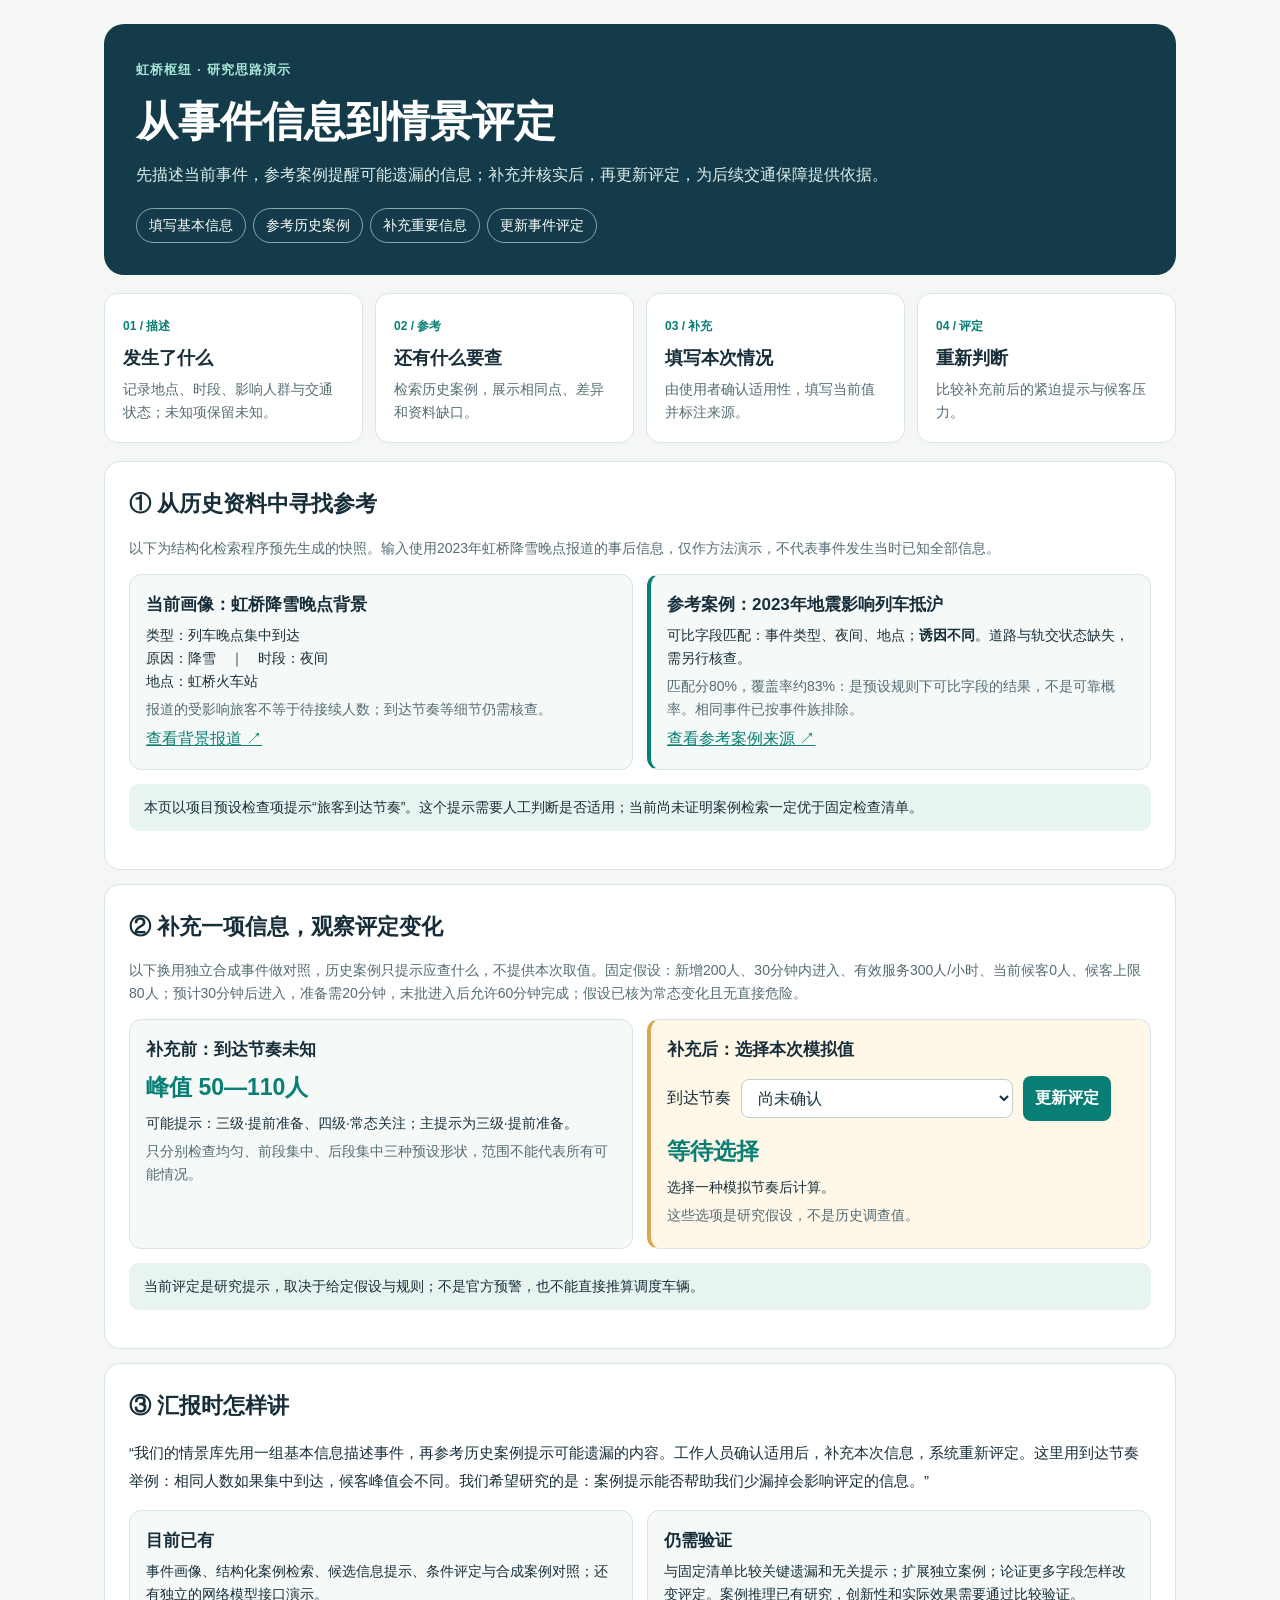
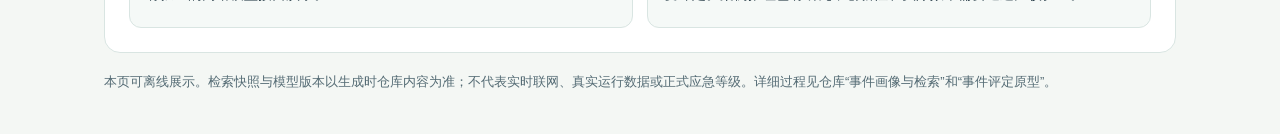
<file: 07_成果输出/情景库核心思路展示.html>
<!doctype html>
<html lang="zh-CN"><head><meta charset="utf-8"><meta name="viewport" content="width=device-width,initial-scale=1">
<title>虹桥枢纽情景库｜核心思路展示</title>
<style>
:root{--ink:#172e3a;--muted:#546b74;--teal:#087e75;--line:#d9e5e2;--cream:#f4f7f4;--amber:#9a5e1a}*{box-sizing:border-box}body{margin:0;color:var(--ink);background:var(--cream);font:16px/1.65 'Microsoft YaHei',sans-serif}.wrap{max-width:1120px;margin:auto;padding:24px}header{padding:32px;border-radius:20px;background:#133b49;color:white}header small{color:#a7e5d9;font-weight:700;letter-spacing:.08em}h1{font-size:clamp(27px,4vw,42px);margin:5px 0}header p{color:#deefed;margin:0;max-width:760px}.flow{display:flex;gap:7px;flex-wrap:wrap;margin-top:20px}.flow span{padding:5px 12px;border:1px solid #82aca8;border-radius:20px;font-size:14px}.steps{display:grid;grid-template-columns:repeat(4,1fr);gap:12px;margin:18px 0}.step{background:white;padding:18px;border:1px solid var(--line);border-radius:14px}.step b{font-size:12px;color:var(--teal)}.step h2{font-size:18px;margin:5px 0}.step p{font-size:14px;color:var(--muted);margin:0}.card{background:#fff;border:1px solid var(--line);border-radius:16px;padding:24px;margin:14px 0}.card h2{margin:0;font-size:22px}.note{font-size:14px;color:var(--muted)}.row{display:grid;grid-template-columns:1fr 1fr;gap:14px}.box{background:#f5f9f7;border:1px solid var(--line);border-radius:12px;padding:16px}.box h3{margin:0 0 5px;font-size:17px}.box p{margin:5px 0;font-size:14px}.case{border-left:4px solid var(--teal)}.warning{border-left:4px solid #dca54f;background:#fff8e9}button,select{font:inherit;border:1px solid #b9d3cb;border-radius:8px;padding:9px 12px}button{background:var(--teal);color:white;border:0;cursor:pointer;font-weight:700}button:hover{background:#05645e}select{background:white;color:var(--ink)}.controls{display:flex;gap:10px;align-items:center;flex-wrap:wrap;margin:12px 0}.metric{display:block;font-weight:800;font-size:23px;color:var(--teal)}.muted{color:var(--muted);font-size:13px}a{color:var(--teal)}.hint{background:#e8f4ef;border-radius:10px;padding:12px 15px;font-size:14px}.narration{font-size:15px;line-height:1.85}footer{font-size:13px;color:var(--muted);margin:18px 0}@media(max-width:800px){.steps{grid-template-columns:1fr 1fr}.row{grid-template-columns:1fr}.wrap{padding:12px}header,.card{padding:20px}}@media(max-width:420px){.steps{grid-template-columns:1fr}}
</style></head><body><main class="wrap">
<header><small>虹桥枢纽 · 研究思路演示</small><h1>从事件信息到情景评定</h1><p>先描述当前事件，参考案例提醒可能遗漏的信息；补充并核实后，再更新评定，为后续交通保障提供依据。</p><div class="flow"><span>填写基本信息</span><span>参考历史案例</span><span>补充重要信息</span><span>更新事件评定</span></div></header>
<div class="steps"><div class="step"><b>01 / 描述</b><h2>发生了什么</h2><p>记录地点、时段、影响人群与交通状态；未知项保留未知。</p></div><div class="step"><b>02 / 参考</b><h2>还有什么要查</h2><p>检索历史案例，展示相同点、差异和资料缺口。</p></div><div class="step"><b>03 / 补充</b><h2>填写本次情况</h2><p>由使用者确认适用性，填写当前值并标注来源。</p></div><div class="step"><b>04 / 评定</b><h2>重新判断</h2><p>比较补充前后的紧迫提示与候客压力。</p></div></div>
<section class="card"><h2>① 从历史资料中寻找参考</h2><p class="note">以下为结构化检索程序预先生成的快照。输入使用2023年虹桥降雪晚点报道的事后信息，仅作方法演示，不代表事件发生当时已知全部信息。</p><div class="row"><div class="box"><h3>当前画像：虹桥降雪晚点背景</h3><p>类型：列车晚点集中到达<br>原因：降雪　｜　时段：夜间<br>地点：虹桥火车站</p><p class="muted">报道的受影响旅客不等于待接续人数；到达节奏等细节仍需核查。</p><a href="https://jtw.sh.gov.cn/xydt/20231226/6f4ed792491949fb871c7237e4d636ff.html" target="_blank" rel="noopener">查看背景报道 ↗</a></div><div class="box case"><h3>参考案例：2023年地震影响列车抵沪</h3><p>可比字段匹配：事件类型、夜间、地点；<strong>诱因不同</strong>。道路与轨交状态缺失，需另行核查。</p><p class="muted">匹配分80%，覆盖率约83%：是预设规则下可比字段的结果，不是可靠概率。相同事件已按事件族排除。</p><a href="https://www.whb.cn/zhuzhan/cs/20230807/533824.html" target="_blank" rel="noopener">查看参考案例来源 ↗</a></div></div><p class="hint">本页以项目预设检查项提示“旅客到达节奏”。这个提示需要人工判断是否适用；当前尚未证明案例检索一定优于固定检查清单。</p></section>
<section class="card"><h2>② 补充一项信息，观察评定变化</h2><p class="note">以下换用独立合成事件做对照，历史案例只提示应查什么，不提供本次取值。固定假设：新增200人、30分钟内进入、有效服务300人/小时、当前候客0人、候客上限80人；预计30分钟后进入，准备需20分钟，末批进入后允许60分钟完成；假设已核为常态变化且无直接危险。</p><div class="row"><div class="box"><h3>补充前：到达节奏未知</h3><span class="metric" id="beforePeak">计算中</span><p id="beforeLevel"></p><p class="muted">只分别检查均匀、前段集中、后段集中三种预设形状，范围不能代表所有可能情况。</p></div><div class="box warning"><h3>补充后：选择本次模拟值</h3><div class="controls"><label for="shape">到达节奏</label><select id="shape"><option value="unknown">尚未确认</option><option value="front">前段集中（前10分钟到达80%）</option><option value="even">均匀到达</option><option value="back">后段集中（后10分钟到达80%）</option><option value="multi">多波次（当前模型不支持）</option></select><button id="run">更新评定</button></div><span class="metric" id="afterPeak">等待选择</span><p id="afterLevel">选择一种模拟节奏后计算。</p><p class="muted" id="afterReason">这些选项是研究假设，不是历史调查值。</p></div></div><p class="hint">当前评定是研究提示，取决于给定假设与规则；不是官方预警，也不能直接推算调度车辆。</p></section>
<section class="card"><h2>③ 汇报时怎样讲</h2><p class="narration">“我们的情景库先用一组基本信息描述事件，再参考历史案例提示可能遗漏的内容。工作人员确认适用后，补充本次信息，系统重新评定。这里用到达节奏举例：相同人数如果集中到达，候客峰值会不同。我们希望研究的是：案例提示能否帮助我们少漏掉会影响评定的信息。”</p><div class="row"><div class="box"><h3>目前已有</h3><p>事件画像、结构化案例检索、候选信息提示、条件评定与合成案例对照；还有独立的网络模型接口演示。</p></div><div class="box"><h3>仍需验证</h3><p>与固定清单比较关键遗漏和无关提示；扩展独立案例；论证更多字段怎样改变评定。案例推理已有研究，创新性和实际效果需要通过比较验证。</p></div></div></section>
<footer>本页可离线展示。检索快照与模型版本以生成时仓库内容为准；不代表实时联网、真实运行数据或正式应急等级。详细过程见仓库“事件画像与检索”和“事件评定原型”。</footer>
</main>
<script id="assessment-model">
'use strict';
const AssessmentV2=(()=>{
 const version='事件评定原型-02';
 const bases=Object.freeze({'DEMO-HUB-01':{version:1,name:'铁路车站接续区·演示底板',scope:'固定任务群体在候客边界内的接续；未还原虹桥实际布局。'},'HQ-2023-UNQUANTIFIED':{version:1,name:'虹桥2023年晚点·描述性底板',scope:'晚点到达相关旅客；设施容量与分方向能力未量化。'}});
 const periods=Object.freeze({'UNSPECIFIED':{version:1,name:'时段尚未确定',capacity:null},'DEMO-DAY-01':{version:1,name:'日间演示模板',capacity:1200},'DEMO-NIGHT-01':{version:1,name:'夜间受限演示模板',capacity:300},'HISTORICAL-NIGHT':{version:1,name:'历史报道夜间窗口·能力未知',capacity:null}});
 const labels={leadMin:'最早冲击剩余时间',leadMax:'最晚冲击剩余时间',people:'新增待接续人数',duration:'进入持续时间',capacity:'兼容有效能力',initial:'当前已候客人数',limit:'候客控制上限',prep:'先期准备时间',allowance:'末批进入后完成余量',nature:'异常核实状态',danger:'直接危险状态',shape:'到达节奏',checkShapes:'其他节奏检查'};
 const bounds={leadMin:[0,1440],leadMax:[0,1440],people:[0,50000],duration:[1,720],capacity:[0,100000],initial:[0,50000],limit:[1,100000],prep:[1,240],allowance:[0,720]};
 const names={1:'一级·立即核验处置',2:'二级·紧急准备',3:'三级·提前准备',4:'四级·常态关注'};
 const actions={1:'优先核实并报告已知危险或超限，按适用预案开展先期处置；预测可能已经开始时立即核实当前现场状态。',2:'立即核实冲击时点和影响范围，优先组织先期准备；客流有缺口时同时核实能力与控制条件。',3:'在准备窗口内明确核验和准备事项；客流目标有缺口时另行核实有效能力，不因时间充足而忽略积压。',4:'记录来源与评估时点，保持监测；已核状态和预测变化后重新评估。'};
 const enums={nature:['yes','no','unknown'],danger:['yes','no','unknown'],shape:['uniform','front','back']};
 const kinds=['事实','预测','研究假设','未知'];
 const clone=x=>JSON.parse(JSON.stringify(x));
 const valid=(x,key)=>typeof x==='number'&&Number.isFinite(x)&&x>=bounds[key][0]&&x<=bounds[key][1]&&(!['people','initial'].includes(key)||Number.isInteger(x));
 const id=()=> 'SC-'+Date.now().toString(36)+'-'+Math.random().toString(36).slice(2,7);
 function emptyInput(){return {leadMin:null,leadMax:null,people:null,duration:null,capacity:null,initial:null,limit:500,prep:20,allowance:60,nature:'unknown',danger:'unknown',shape:'uniform',checkShapes:false};}
 function newCard(){const input=emptyInput(),evidence={};for(const key of Object.keys(labels))evidence[key]={kind:input[key]===null||input[key]==='unknown'?'未知':'研究假设',source:['limit','prep','allowance'].includes(key)?'演示默认值，未标定':input[key]!==null?'界面初始假设':'',note:''};return {schema:2,id:id(),version:0,name:'未命名情景',baseRef:'DEMO-HUB-01',periodRef:'UNSPECIFIED',parent:null,meta:{eventDate:'',asOf:'',firstInfoAt:'',firstExpectedAt:'',forecastUpdatedAt:'',scope:'',sourceTitle:'',sourceURL:'',note:''},facts:[],input,evidence,changed:[],savedAt:null};}
 function queueRun(x,lead,shape){
  const c=x.capacity/60,D=x.duration,N=x.people,parts=[{d:lead,a:0}];
  if(shape==='uniform')parts.push({d:D,a:N/D});
  if(shape==='front')parts.push({d:D/3,a:.8*N/(D/3)},{d:2*D/3,a:.2*N/(2*D/3)});
  if(shape==='back')parts.push({d:2*D/3,a:.2*N/(2*D/3)},{d:D/3,a:.8*N/(D/3)});
  let t=0,q=x.initial,peak=q,firstLimit=valid(x.limit,'limit')&&q>x.limit?0:null;const trace=[{t:0,q}];
  for(const p of parts){if(!p.d)continue;const net=p.a-c,end=Math.max(0,q+net*p.d);if(valid(x.limit,'limit')&&firstLimit===null&&end>x.limit+1e-8&&net>0)firstLimit=t+Math.max(0,(x.limit-q)/net);if(net<0&&q>0&&q+net*p.d<0)trace.push({t:t-q/net,q:0});t+=p.d;q=end;peak=Math.max(peak,q);trace.push({t,q});}
  const clear=N===0?(x.initial===0?0:c>0?x.initial/c:null):q>1e-8?(c>0?t+q/c:null):t;
  const deadline=valid(x.allowance,'allowance')?lead+D+x.allowance:null,remaining=deadline===null?null:Math.max(0,q-c*x.allowance);
  const queueOK=valid(x.limit,'limit')?peak<=x.limit+1e-8:null,timeOK=remaining===null?null:remaining<=1e-8;
  if(q>1e-8&&clear!==null)trace.push({t:clear,q:0});
  return {lead,shape,peak,clear,deadline,remaining,firstLimit,queueOK,timeOK,pass:queueOK===false||timeOK===false?false:queueOK===null||timeOK===null?null:true,trace};
 }
 function minutes(a,b){const x=Date.parse(a),y=Date.parse(b);return a&&b&&Number.isFinite(x)&&Number.isFinite(y)?(y-x)/60000:null;}
 function assess(card){
  const x=card.input,issues=[];for(const key of Object.keys(bounds))if(!valid(x[key],key))issues.push({key,why:x[key]===null?'未填写':'数值无效'});
  for(const [key,values] of Object.entries(enums))if(!values.includes(x[key]))issues.push({key,why:'状态无效'});
  let windowOK=valid(x.leadMin,'leadMin')&&valid(x.leadMax,'leadMax');if(windowOK&&x.leadMin>x.leadMax){issues.push({key:'leadMax',why:'最晚时刻不能早于最早时刻'});windowOK=false;}
  const times=windowOK?[...new Set([x.leadMin,x.leadMax])]:[],shapes=x.checkShapes?['uniform','front','back']:[x.shape];
  const queueReady=['people','duration','capacity','initial'].every(k=>valid(x[k],k))&&times.length&&enums.shape.includes(x.shape);
  const runs=queueReady?times.flatMap(t=>shapes.map(s=>queueRun(x,t,s))):[];
  const currentExcess=valid(x.initial,'initial')&&valid(x.limit,'limit')&&x.initial>x.limit;
  const directDanger=x.danger==='yes',deficit=runs.some(r=>r.pass===false),fullyChecked=!!runs.length&&runs.every(r=>r.pass!==null);
  const timeReady=windowOK&&valid(x.prep,'prep'),margin=timeReady?[x.leadMin-x.prep,x.leadMax-x.prep]:null;
  const levels=[];let reason='';
  if(directDanger||currentExcess){levels.push(1);reason=directDanger?'已确认直接安全危险，优先提示，不等待其他参数补齐。':'当前候客已超过所设控制上限，优先提示，不因其他参数缺失而隐藏。';}
  else if(timeReady){
   if(x.nature==='yes'||deficit){for(const t of times){const checks=runs.filter(r=>r.lead===t);if(!checks.length||x.nature==='yes')levels.push(t===0?1:t<x.prep?2:3);else for(const r of checks){if(r.pass===false)levels.push(t===0?1:t<x.prep?2:3);else if(r.pass===true&&x.nature==='no'&&x.danger==='no')levels.push(4);}}
    // Under constant service, deficits are continuous and nonincreasing with lead.
    // Retain intermediate urgency bands as well as endpoint outcomes.
    if(x.leadMin===0&&x.leadMax>0&&(x.nature==='yes'||runs.some(r=>r.lead===0&&r.pass===false)))levels.push(2);
    if(x.leadMin<x.prep&&x.leadMax>=x.prep&&(x.nature==='yes'||queueReady&&shapes.some(s=>queueRun(x,x.prep,s).pass===false)))levels.push(3);
    reason=`按最早预测剩余${x.leadMin}分钟、准备需${x.prep}分钟计算主提示；同时保留窗口内准备边界两侧可能出现的等级。`;}
   else if(fullyChecked&&x.nature==='no'&&x.danger==='no'){levels.push(4);reason='没有已核异常或直接危险，所检查运输目标均满足；短提前量本身不定义应急。';}
  }
  const unique=[...new Set(levels)].sort((a,b)=>a-b),level=unique.length?unique[0]:null;
  if(level===null)reason='尚不能确定主等级；已知状态和可计算的分项结果分别保留。';
  const missing=[...issues.map(i=>labels[i.key]+'：'+i.why)];if(x.nature==='unknown')missing.push('异常性质尚未核实');if(x.danger==='unknown')missing.push('直接危险尚未核实');
  const firstLead=minutes(card.meta.firstInfoAt,card.meta.firstExpectedAt);if(firstLead===null)missing.push('首次可行动信息与当时预测时刻未完整记录');
  if(!card.meta.asOf)missing.push('绝对评估时点未记录，当前按相对分钟计算');
  const ranges=key=>{const a=runs.map(r=>r[key]).filter(v=>v!==null);return a.length?[Math.min(...a),Math.max(...a)]:null;};
  const evidence=Object.entries(card.evidence).filter(([key])=>Object.hasOwn(labels,key)).map(([key,e])=>({key,...e}));
  return {version,inputKey:JSON.stringify(x),level,levels:unique,name:level===null?'暂不能确定':names[level],reason,action:level===null?'优先补齐待核实清单中的关键信息，再更新评定；已知危险或超限仍单独保留。':actions[level],directDanger,currentExcess,deficit,fullyChecked,margin,firstLead,firstMargin:firstLead!==null&&valid(x.prep,'prep')?firstLead-x.prep:null,runs,peak:ranges('peak'),remaining:ranges('remaining'),clear:runs.some(r=>r.clear===null)?null:ranges('clear'),noCompletion:runs.some(r=>r.clear===null),firstLimit:ranges('firstLimit'),missing,issues,evidence,conditional:true};
 }
 function numericInput(card,key,value){if(!Object.hasOwn(bounds,key))throw Error('未知字段');card.input[key]=value;card.evidence[key]={kind:value===null?'未知':'研究假设',source:'用户修改，尚未核验',note:'修改值与原卡事实分开记录'};return card;}
 function copyCard(card){const c=clone(card);c.parent={id:card.id,version:card.version};c.id=id();c.version=0;c.name=card.name+'（副本）';c.savedAt=null;c.changed=[];return c;}
 function saveVersion(card,library){const c=clone(card),old=library.filter(x=>x.id===c.id).sort((a,b)=>b.version-a.version)[0];c.version=old?old.version+1:1;c.changed=old?Object.keys(labels).filter(k=>JSON.stringify(old.input[k])!==JSON.stringify(c.input[k])).map(k=>({field:k,before:old.input[k],after:c.input[k]})):[];c.savedAt=new Date().toISOString();return c;}
 function text(value,max=1000){if(typeof value!=='string'||value.length>max)throw Error('情景文本格式或长度不符');return value;}
 function normalizeCard(c){
  if(!c||c.schema!==2||!c.input||!c.meta||!c.evidence)throw Error('不是支持的情景卡格式');
  if(!/^[A-Za-z0-9_-]{1,80}$/.test(c.id)||!Number.isInteger(c.version)||c.version<0||c.version>100000)throw Error('情景标识或版本无效');
  if(!Object.hasOwn(bases,c.baseRef)||!Object.hasOwn(periods,c.periodRef))throw Error('未识别底板或时段模板引用');
  const out=newCard();out.id=c.id;out.version=c.version;out.name=text(c.name,160);out.baseRef=c.baseRef;out.periodRef=c.periodRef;
  for(const k of Object.keys(out.meta))out.meta[k]=text(c.meta[k]??'',2500);
  for(const k of Object.keys(bounds)){const v=c.input[k];if(v!==null&&!valid(v,k))throw Error(labels[k]+'数值无效');out.input[k]=v;}
  for(const [k,values] of Object.entries(enums)){if(!values.includes(c.input[k]))throw Error('参数状态无效');out.input[k]=c.input[k];}
  out.input.checkShapes=c.input.checkShapes===true;
  for(const k of Object.keys(labels)){const e=c.evidence[k]||{kind:'未知',source:'',note:''};if(!kinds.includes(e.kind))throw Error('证据属性无效');out.evidence[k]={kind:e.kind,source:text(e.source??'',2500),note:text(e.note??'',2500)};}
  if(!Array.isArray(c.facts)||c.facts.length>30)throw Error('事实列表格式无效');out.facts=c.facts.map(s=>text(s,2500));
  out.parent=c.parent&&/^[A-Za-z0-9_-]{1,80}$/.test(c.parent.id)&&Number.isInteger(c.parent.version)?{id:c.parent.id,version:c.parent.version}:null;
  const scalar=v=>v===null||typeof v==='boolean'||typeof v==='number'&&Number.isFinite(v)||typeof v==='string'&&v.length<=160;
  out.changed=Array.isArray(c.changed)?c.changed.slice(0,30).filter(i=>i&&Object.hasOwn(labels,i.field)&&scalar(i.before)&&scalar(i.after)).map(i=>({field:i.field,before:i.before,after:i.after})):[];out.savedAt=c.savedAt===null?null:text(c.savedAt??'',80);return out;
 }
 function bundle(cards){return {format:'jiaokesai-scenarios',schema:2,modelVersion:version,bases:clone(bases),periods:clone(periods),cards:cards.map(c=>({card:clone(c),assessment:assess(c)}))};}
 function parseBundle(raw){if(typeof raw!=='string'||raw.length>1500000)throw Error('情景包过大或格式无效');const b=JSON.parse(raw);if(b.format!=='jiaokesai-scenarios'||b.schema!==2||!Array.isArray(b.cards)||b.cards.length>100)throw Error('不支持的情景包');const cards=b.cards.map(item=>normalizeCard(item.card));for(const c of cards)for(const [registry,key] of [['bases','baseRef'],['periods','periodRef']]){const local=registry==='bases'?bases:periods,entry=b[registry]?.[c[key]];if(!entry||entry.version!==local[c[key]].version||entry.name!==local[c[key]].name||registry==='bases'&&entry.scope!==local[c[key]].scope||registry==='periods'&&entry.capacity!==local[c[key]].capacity)throw Error('底板或时段模板定义不一致，请先核对版本');}return cards;}
 function mergeLibrary(library,incoming){const out=library.map(normalizeCard);for(const raw of incoming){const c=normalizeCard(raw),old=out.find(x=>x.id===c.id&&x.version===c.version);if(old){if(JSON.stringify(old)!==JSON.stringify(c))throw Error('同一标识和版本内容冲突，请先复制为新情景');}else out.push(c);}if(out.length>100)throw Error('当前演示最多保留100个情景版本，请导出备份后整理');return out;}
 function examples(){
  const common={leadMin:5,leadMax:5,people:200,duration:30,capacity:300,initial:0,limit:500,prep:20,allowance:60,nature:'yes',danger:'no',shape:'uniform',checkShapes:true};
  const a=newCard();a.id='DEMO-TIGHT';a.version=1;a.name='条件实验：200人，剩余5分钟';a.periodRef='DEMO-NIGHT-01';a.input={...common};a.meta.scope='合成固定人群；非真实事件';for(const k of Object.keys(labels))a.evidence[k]={kind:'研究假设',source:'合成条件实验',note:''};
  const b=clone(a);b.id='DEMO-WINDOW';b.name='条件实验：预测开始窗口5—30分钟';b.input.leadMax=30;
  const s=newCard();s.id='HQ-SNOW-2023';s.version=1;s.name='公开材料原型：2023年虹桥降雪晚点';s.baseRef='HQ-2023-UNQUANTIFIED';s.periodRef='HISTORICAL-NIGHT';s.input.nature='yes';s.evidence.nature={kind:'事实',source:'上海市交通委夜间保障记录（仓库已核材料）',note:'只支持存在晚点扰动，不认定具体安全危险'};s.meta.eventDate='2023年12月14日至15日';s.meta.scope='虹桥火车站晚点到达相关旅客；报道窗口不等于完整进入持续时间。';s.meta.sourceTitle='上海市交通委夜间保障记录（2023年12月19日署期）';s.meta.sourceURL='https://jtw.sh.gov.cn/xydt/20231226/6f4ed792491949fb871c7237e4d636ff.html';s.meta.note='事后报道仅作背景，不自动回填当时可知信息；复制后显式增加研究假设再计算。';s.facts=['报道涉及28班列车、10008名受影响旅客；受影响人数不能直接作为新增待接续人数。','报道21:28下达工作指令，不能认作首次获得可行动信息的时点。','报道列车影响窗口23:00至次日05:00，不能直接赋值为本批旅客进入持续时间。','报道轨交延时、公交加密及出租动员；未取得完整分时有效能力。'];
  return [s,a,b];
 }
 function controls(){const seed=examples()[1];const pair=(name,changesA,changesB,meaning)=>{const a=clone(seed),b=clone(seed);Object.assign(a.input,changesA);Object.assign(b.input,changesA,changesB);return {name,a:assess(a),b:assess(b),meaning};};return [pair('只改当前剩余时间',{leadMin:5,leadMax:5},{leadMin:30,leadMax:30},'紧迫等级随准备窗口改变，人数不变。'),pair('只改到达节奏',{leadMin:30,leadMax:30,checkShapes:false,shape:'uniform'},{shape:'front'},'候客峰值改变；已确认异常下，准备窗口相同可保留同等级。'),pair('只改有效能力',{leadMin:30,leadMax:30,people:800,nature:'no',checkShapes:false,capacity:300},{capacity:1200},'目标缺口变化可使研究提示改变，不把正常客流自动视为应急。'),pair('只改进入持续时间',{leadMin:30,leadMax:30,people:800,nature:'no',checkShapes:false,capacity:600,limit:400,duration:30},{duration:120},'相同人数的进入速率不同，峰值和目标检查不同。'),pair('只改预测区间',{leadMin:30,leadMax:30},{leadMin:5},'区间跨越准备边界时，保留等级范围并按最早预测给出主提示。'),pair('超限且缺少持续时间',{initial:600,duration:null},{initial:400},'当前超限优先保留，其他计算缺参时明确暂缓。')];}
 return {version,bases,periods,labels,bounds,names,kinds,clone,valid,newCard,queueRun,assess,numericInput,copyCard,saveVersion,normalizeCard,bundle,parseBundle,mergeLibrary,examples,controls,minutes};
})();
if(typeof module!=='undefined')module.exports=AssessmentV2;

</script>
<script>
'use strict';
const $=id=>document.getElementById(id),fmt=n=>new Intl.NumberFormat('zh-CN',{maximumFractionDigits:1}).format(n);
const range=a=>a?(Math.abs(a[0]-a[1])<1e-8?fmt(a[0]):fmt(a[0])+'—'+fmt(a[1]))+'人':'未知';
const baseline=AssessmentV2.newCard();Object.assign(baseline.input,{leadMin:30,leadMax:30,people:200,duration:30,capacity:300,initial:0,limit:80,prep:20,allowance:60,nature:'no',danger:'no',shape:'uniform',checkShapes:true});
const initial=AssessmentV2.assess(baseline);
$('beforePeak').textContent='峰值 '+range(initial.peak);$('beforeLevel').textContent='可能提示：'+initial.levels.map(n=>AssessmentV2.names[n]).join('、')+'；主提示为'+initial.name+'。';
$('shape').addEventListener('change',()=>{$('afterPeak').textContent='等待重新计算';$('afterLevel').textContent='选择已改变，请点击更新评定。';$('afterReason').textContent='选择值为研究假设。';});
$('run').addEventListener('click',()=>{const shapes={even:'uniform',front:'front',back:'back'},s=$('shape').value;if(!Object.hasOwn(shapes,s)){$('afterPeak').textContent='暂不能确定';$('afterLevel').textContent=s==='multi'?'多波次不能映射到现有三种曲线。':'请先选择一种模拟节奏。';$('afterReason').textContent='未知不当作零，也不自动选择节奏。';return;}const updated=AssessmentV2.clone(baseline);updated.input.shape=shapes[s];updated.input.checkShapes=false;const result=AssessmentV2.assess(updated);$('afterPeak').textContent='峰值 '+range(result.peak);$('afterLevel').textContent='研究提示：'+result.name;$('afterReason').textContent=result.peak[1]>80?'峰值超过合成上限80人；冲击前仍有准备时间。':'所检查过程未超过合成上限，且完成目标满足。';});
</script></body></html>
</file>
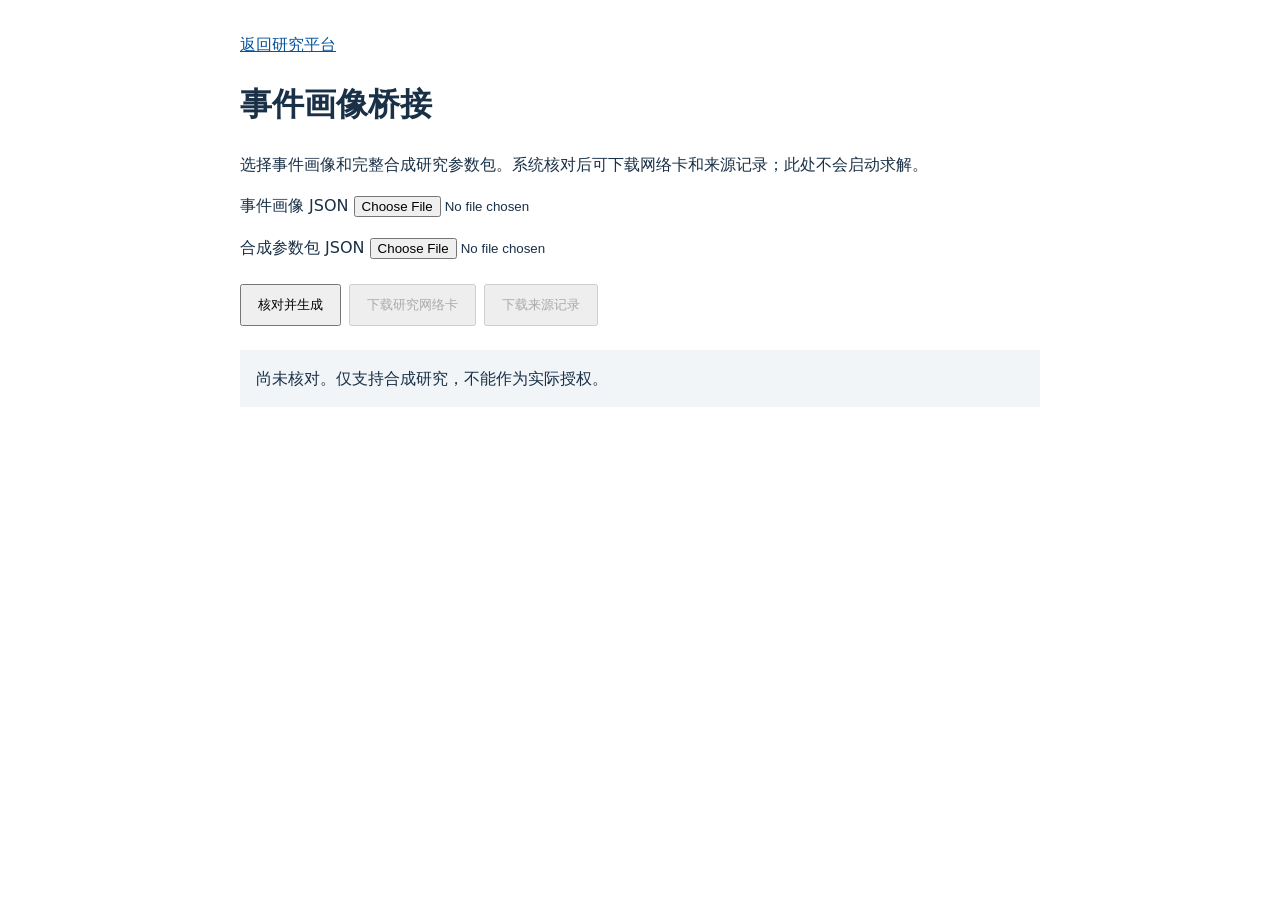
<file: 04_建模/交互验证平台/web/portrait-bridge.html>
<!doctype html>
<html lang="zh-CN"><head><meta charset="utf-8"><meta name="viewport" content="width=device-width,initial-scale=1"><title>事件画像桥接 · 合成研究</title><style>body{font:16px/1.6 system-ui;max-width:800px;margin:2rem auto;padding:0 1rem;color:#193047}label{display:block;margin:1rem 0}button{padding:.6rem 1rem;margin:.5rem .5rem .5rem 0}pre{white-space:pre-wrap;overflow-wrap:anywhere;background:#f2f5f8;padding:1rem}a{color:#07549c}</style></head>
<body><a href="/research">返回研究平台</a><h1>事件画像桥接</h1><p>选择事件画像和完整合成研究参数包。系统核对后可下载网络卡和来源记录；此处不会启动求解。</p><label>事件画像 JSON <input id="portrait" type="file" accept=".json,application/json"></label><label>合成参数包 JSON <input id="bundle" type="file" accept=".json,application/json"></label><button id="check">核对并生成</button><button id="card" disabled>下载研究网络卡</button><button id="provenance" disabled>下载来源记录</button><pre id="status" role="status">尚未核对。仅支持合成研究，不能作为实际授权。</pre>
<script>
let result=null;const status=document.getElementById('status');const card=document.getElementById('card');const provenance=document.getElementById('provenance');
function reset(){result=null;card.disabled=true;provenance.disabled=true;status.textContent='输入已更改，请重新核对。'}
document.getElementById('portrait').onchange=reset;document.getElementById('bundle').onchange=reset;
document.getElementById('check').onclick=async()=>{reset();try{const a=document.getElementById('portrait').files[0],b=document.getElementById('bundle').files[0];if(!a||!b)throw Error('请选择两个JSON文件');const portrait=JSON.parse(await a.text()),bundle=JSON.parse(await b.text());const response=await fetch('/api/portrait-bridge',{method:'POST',headers:{'Content-Type':'application/json'},body:JSON.stringify({portrait,bundle})});const data=await response.json();if(!response.ok)throw Error(data.error||'核对失败');result=data;card.disabled=false;provenance.disabled=false;status.textContent='核对通过：'+data.notice+'\n事件：'+data.provenance.portrait_id+'\n来源叶字段：'+data.provenance.field_evidence.length+'\n网络卡指纹：'+data.provenance.network_card_sha256;}catch(e){status.textContent='核对失败：'+e.message;}};
function save(name,value){const url=URL.createObjectURL(new Blob([JSON.stringify(value,null,2)],{type:'application/json'}));const a=document.createElement('a');a.href=url;a.download=name;a.click();setTimeout(()=>URL.revokeObjectURL(url),1000)}
card.onclick=()=>save('network-card.json',result.card);provenance.onclick=()=>save('provenance.json',result.provenance);
</script></body></html>
</file>
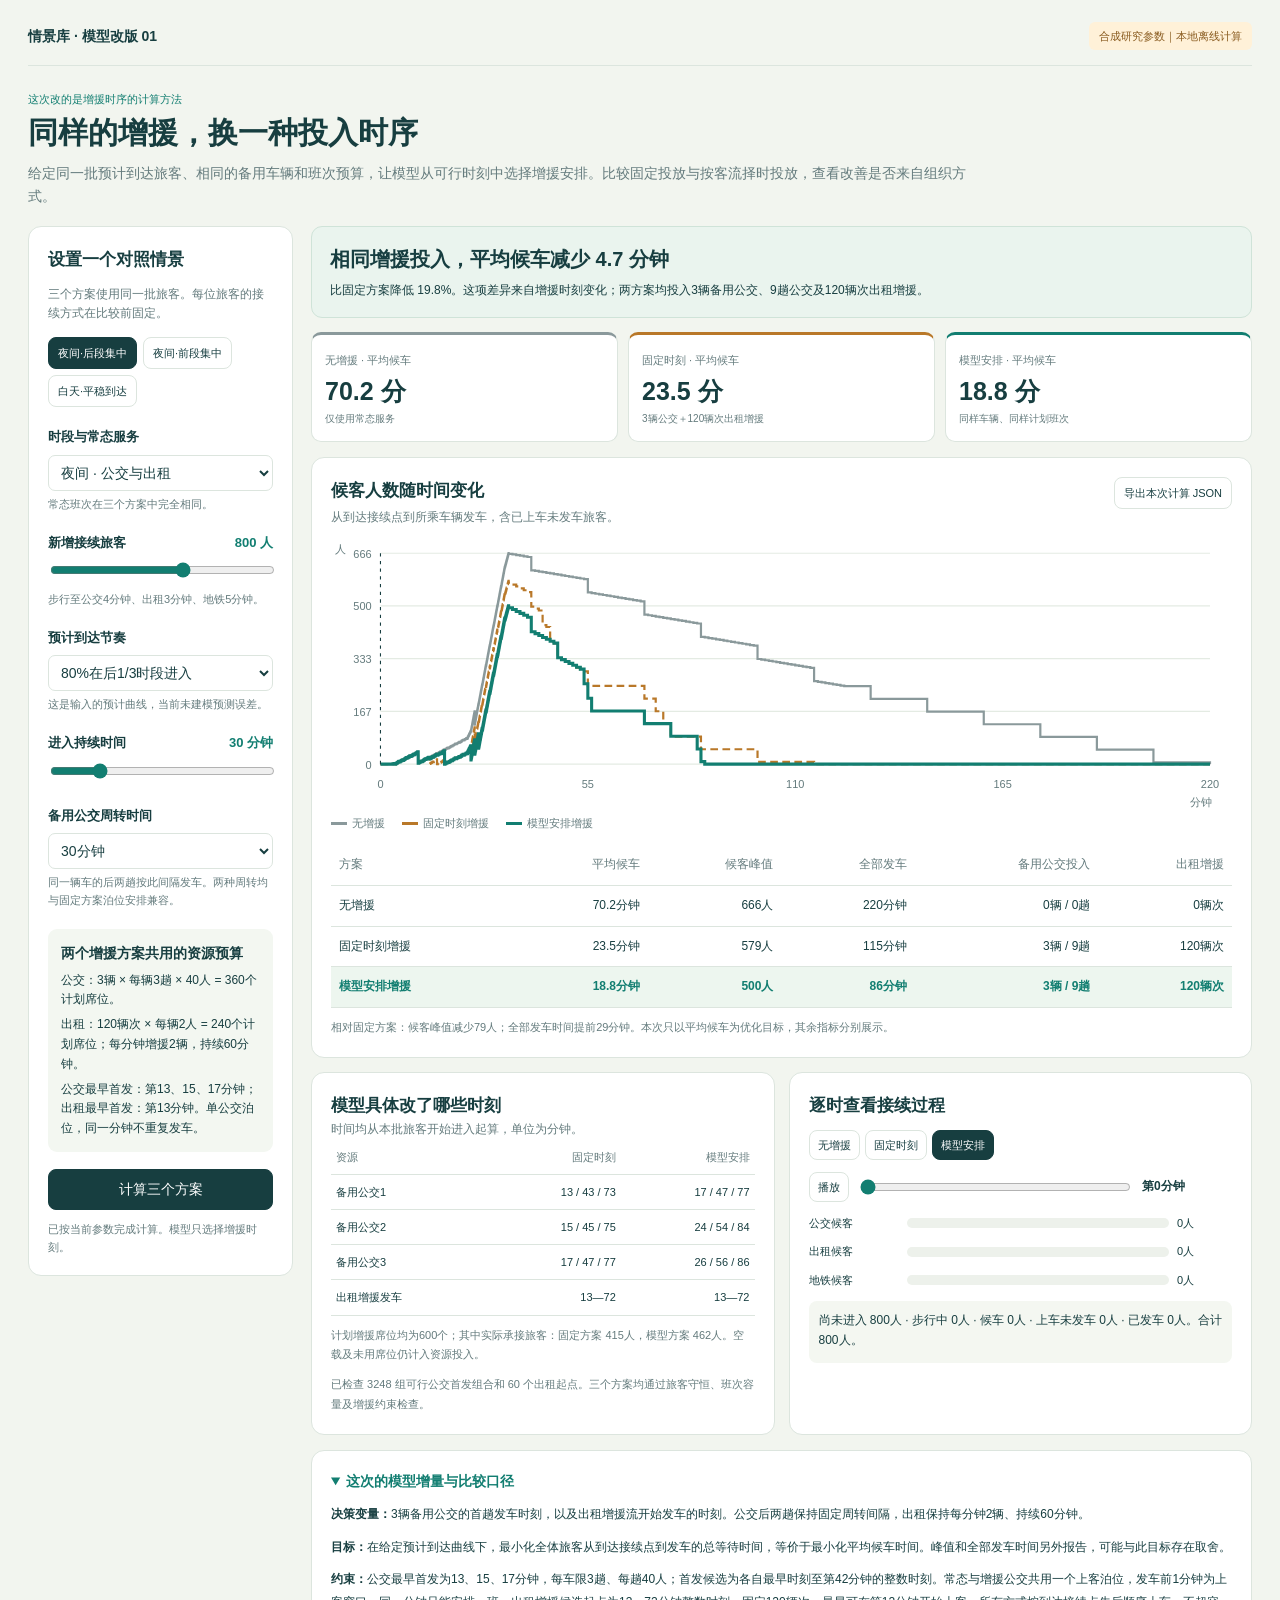
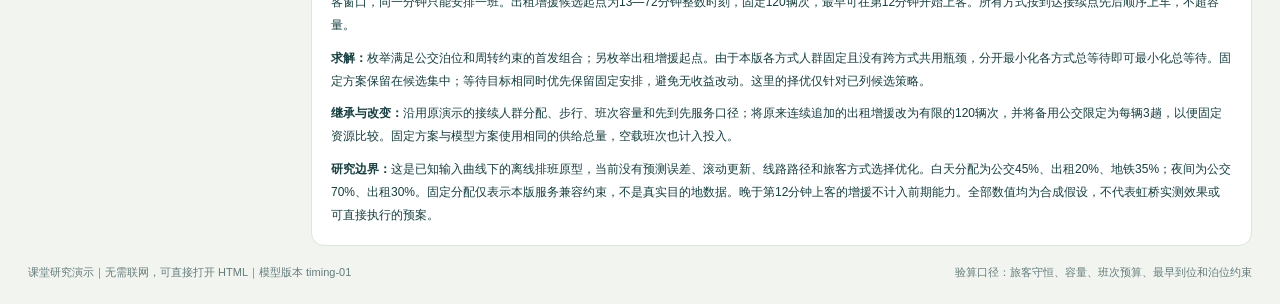
<file: 07_成果输出/演示版本/2026-10-25-同资源时序优化/情景库演示-同资源时序优化.html>
<!doctype html>
<html lang="zh-CN">
<head>
<meta charset="utf-8"><meta name="viewport" content="width=device-width,initial-scale=1">
<title>情景库演示 · 同资源时序优化</title>
<style>
:root{--ink:#173e40;--muted:#647b7d;--teal:#127e71;--amber:#b97829;--line:#dce5de;--paper:#fff;--bg:#f2f5ef;--pale:#eaf4ee}*{box-sizing:border-box}body{margin:0;background:var(--bg);color:var(--ink);font:14px/1.65 "Microsoft YaHei","PingFang SC",sans-serif}button,input,select{font:inherit}button{cursor:pointer;background:#fff;border:1px solid var(--line);color:var(--ink);border-radius:8px;padding:8px 13px}button:hover{border-color:var(--teal)}button:focus-visible,input:focus-visible,select:focus-visible,summary:focus-visible{outline:3px solid #78b6a5;outline-offset:3px}button[aria-pressed=true],.primary{background:var(--ink);color:white;border-color:var(--ink)}button:disabled{opacity:.55;cursor:wait}h1,h2,h3,p{margin:0}h1{font-size:30px;line-height:1.4}h2{font-size:17px}h3{font-size:14px}small,.muted{font-size:12px;color:var(--muted)}.wrap{max-width:1440px;margin:auto;padding:22px 28px}.top{display:flex;align-items:center;justify-content:space-between;border-bottom:1px solid var(--line);padding-bottom:15px;gap:12px}.brand{font-weight:700}.badge{font-size:11px;color:#8a5c20;background:#fff1d8;padding:5px 10px;border-radius:6px}.hero{padding:24px 0 18px}.hero p{color:var(--muted);margin-top:8px;max-width:960px}.layout{display:grid;grid-template-columns:265px minmax(0,1fr);gap:18px;align-items:start}.panel{background:var(--paper);border:1px solid var(--line);border-radius:13px;padding:19px}.input-panel h2{margin-bottom:10px}.field{margin-top:19px}.field label{font-weight:600;display:block;font-size:13px;margin-bottom:7px}.field select,.field input[type=number]{width:100%;border:1px solid var(--line);padding:8px;border-radius:7px;background:#fff;color:var(--ink)}.field input[type=range]{width:100%;accent-color:var(--teal)}.field output{float:right;color:var(--teal);font-weight:700}.field small{display:block;margin-top:4px;font-size:11px}.budget{margin-top:20px;background:#f3f7f1;border-radius:9px;padding:13px;font-size:12px}.budget strong{display:block;font-size:14px;margin-bottom:5px}.budget p{margin-top:5px}.presets{display:flex;gap:6px;flex-wrap:wrap;margin:13px 0}.presets button{padding:6px 9px;font-size:11px}.run{width:100%;margin-top:17px}.status{font-size:11px;color:var(--muted);min-height:36px;margin-top:10px}.main{min-width:0}.callout{background:var(--pale);border:1px solid #cfe3d8;border-radius:11px;padding:16px 18px;margin-bottom:14px}.callout h2{font-size:20px}.callout p{font-size:12px;margin-top:5px}.callout.stale{background:#fff4df;border-color:#e8d8b8}.stale-results{opacity:.4;pointer-events:none}.cards{display:grid;grid-template-columns:repeat(3,1fr);gap:10px;margin-bottom:15px}.metric{background:white;border:1px solid var(--line);border-radius:10px;padding:13px}.metric span{font-size:11px;color:var(--muted)}.metric strong{display:block;font-size:25px;line-height:1.6;font-variant-numeric:tabular-nums}.metric small{font-size:10px;display:block}.metric.opt{border-top:3px solid var(--teal)}.metric.fixed{border-top:3px solid var(--amber)}.metric.base{border-top:3px solid #8a999b}.section-head{display:flex;justify-content:space-between;align-items:flex-start;gap:14px;margin-bottom:12px}.section-head small{display:block;margin-top:3px}.plot{width:100%;height:auto;display:block;min-height:180px}.legend{display:flex;flex-wrap:wrap;gap:17px;font-size:11px;color:var(--muted);margin-top:5px}.legend i{width:16px;display:inline-block;vertical-align:middle;border-top:3px solid;margin-right:5px}.table-wrap{overflow-x:auto}table{width:100%;border-collapse:collapse;font-size:12px;text-align:right;font-variant-numeric:tabular-nums}th,td{padding:10px 8px;border-bottom:1px solid var(--line);white-space:nowrap}th{font-weight:500;color:var(--muted)}td:first-child,th:first-child{text-align:left}tr.opt td{background:#edf6ef;color:var(--teal);font-weight:600}.note{font-size:11px;color:var(--muted);margin-top:10px;line-height:1.8}.two{display:grid;grid-template-columns:1fr 1fr;gap:14px;margin-top:14px}.schedule{font-size:12px}.schedule table{font-size:11px}.schedule th,.schedule td{padding:8px 5px}.schedule h3{margin:12px 0 3px}.timeline{display:flex;align-items:center;gap:9px;margin:12px 0}.timeline input{flex:1;min-width:30px;accent-color:var(--teal)}.timeline button{font-size:11px;padding:5px 8px}.time{min-width:90px;font-size:12px;font-weight:600}.queue-row{display:grid;grid-template-columns:90px 1fr 55px;gap:8px;align-items:center;margin:10px 0;font-size:11px}.bar-track{height:10px;background:#edf1eb;border-radius:5px;overflow:hidden}.bar{height:100%;border-radius:5px}.playback-tabs{display:flex;flex-wrap:wrap;gap:5px}.playback-tabs button{padding:5px 8px;font-size:11px}.snapshot{font-size:12px;background:#f4f7f1;border-radius:8px;padding:10px;margin-top:12px;min-height:62px}.method{margin-top:15px}.method summary{cursor:pointer;color:var(--teal);font-weight:600}.method p,.method li{font-size:12px;line-height:1.9}.method p{margin-top:10px}.method ol,.method ul{padding-left:20px}.foot{font-size:11px;color:var(--muted);margin-top:17px;display:flex;justify-content:space-between;gap:10px}.error{color:#a0493c}.download{font-size:11px;padding:6px 9px}.preview-tag{font-size:11px;color:var(--teal);margin-bottom:4px}
@media(max-width:1050px){.layout{grid-template-columns:1fr}.input-panel{display:grid;grid-template-columns:repeat(3,1fr);gap:0 18px}.input-panel h2,.input-intro,.presets,.budget,.run,.status{grid-column:1/-1}.field{margin-top:12px}.budget{margin-top:12px}.hero{padding-top:18px}}
@media(max-width:650px){.wrap{padding:15px}h1{font-size:24px}.top{align-items:flex-start}.badge{font-size:10px}.input-panel{grid-template-columns:1fr 1fr;padding:15px}.cards{gap:6px}.metric{padding:9px}.metric strong{font-size:21px}.metric span{font-size:10px}.two{grid-template-columns:1fr}.panel{padding:15px}.callout h2{font-size:18px}.foot{display:block}.foot span{display:block}.section-head{display:block}.section-head button{margin-top:8px}.plot{min-height:150px}.queue-row{grid-template-columns:75px 1fr 45px}}
</style>
</head>
<body>
<div class="wrap">
<header class="top"><div class="brand">情景库 · 模型改版 01</div><span class="badge">合成研究参数｜本地离线计算</span></header>
<section class="hero"><div class="preview-tag">这次改的是增援时序的计算方法</div><h1>同样的增援，换一种投入时序</h1><p>给定同一批预计到达旅客、相同的备用车辆和班次预算，让模型从可行时刻中选择增援安排。比较固定投放与按客流择时投放，查看改善是否来自组织方式。</p></section>
<div class="layout">
<aside class="panel input-panel">
<h2>设置一个对照情景</h2><p class="muted input-intro">三个方案使用同一批旅客。每位旅客的接续方式在比较前固定。</p>
<div class="presets" aria-label="示例"><button data-preset="back" aria-pressed="true">夜间·后段集中</button><button data-preset="front" aria-pressed="false">夜间·前段集中</button><button data-preset="day" aria-pressed="false">白天·平稳到达</button></div>
<div class="field"><label for="period">时段与常态服务</label><select id="period"><option value="night">夜间 · 公交与出租</option><option value="day">白天 · 加入地铁</option></select><small>常态班次在三个方案中完全相同。</small></div>
<div class="field"><label for="people">新增接续旅客 <output id="people-value">800 人</output></label><input id="people" type="range" min="200" max="1200" step="100" value="800"><small>步行至公交4分钟、出租3分钟、地铁5分钟。</small></div>
<div class="field"><label for="pattern">预计到达节奏</label><select id="pattern"><option value="front">80%在前1/3时段进入</option><option value="uniform">全时段平稳进入</option><option value="back" selected>80%在后1/3时段进入</option></select><small>这是输入的预计曲线，当前未建模预测误差。</small></div>
<div class="field"><label for="duration">进入持续时间 <output id="duration-value">30 分钟</output></label><input id="duration" type="range" min="15" max="90" step="5" value="30"></div>
<div class="field"><label for="roundtrip">备用公交周转时间</label><select id="roundtrip"><option value="30" selected>30分钟</option><option value="60">60分钟</option></select><small>同一辆车的后两趟按此间隔发车。两种周转均与固定方案泊位安排兼容。</small></div>
<div class="budget"><strong>两个增援方案共用的资源预算</strong><p>公交：3辆 × 每辆3趟 × 40人 = 360个计划席位。</p><p>出租：120辆次 × 每辆2人 = 240个计划席位；每分钟增援2辆，持续60分钟。</p><p>公交最早首发：第13、15、17分钟；出租最早首发：第13分钟。单公交泊位，同一分钟不重复发车。</p></div>
<button id="calculate" class="primary run">计算三个方案</button><p id="status" class="status" role="status" aria-live="polite">正在准备计算…</p>
</aside>
<main class="main">
<div id="outcome" class="callout" role="status" aria-live="polite"><h2 id="headline">等待计算</h2><p id="summary">正在比较同资源条件下的增援时序。</p></div>
<div id="results">
<div class="cards" aria-label="平均候车时间"><div class="metric base"><span>无增援 · 平均候车</span><strong id="base-mean">—</strong><small>仅使用常态服务</small></div><div class="metric fixed"><span>固定时刻 · 平均候车</span><strong id="fixed-mean">—</strong><small>3辆公交＋120辆次出租增援</small></div><div class="metric opt"><span>模型安排 · 平均候车</span><strong id="opt-mean">—</strong><small>同样车辆、同样计划班次</small></div></div>
<section class="panel"><div class="section-head"><div><h2>候客人数随时间变化</h2><small>从到达接续点到所乘车辆发车，含已上车未发车旅客。</small></div><button id="download" class="download">导出本次计算 JSON</button></div>
<svg id="chart" class="plot" viewBox="0 0 820 245" role="img" aria-label="无增援、固定时刻增援和模型安排增援的候客人数曲线"></svg><div class="legend"><span><i style="border-color:#8a999b"></i>无增援</span><span><i style="border-color:#b97829"></i>固定时刻增援</span><span><i style="border-color:#127e71"></i>模型安排增援</span></div>
<div class="table-wrap" style="margin-top:13px"><table aria-label="三个方案的完整对照"><thead><tr><th>方案</th><th>平均候车</th><th>候客峰值</th><th>全部发车</th><th>备用公交投入</th><th>出租增援</th></tr></thead><tbody id="comparison"></tbody></table></div><p id="tradeoff" class="note"></p></section>
<div class="two"><section class="panel schedule"><h2>模型具体改了哪些时刻</h2><p class="muted">时间均从本批旅客开始进入起算，单位为分钟。</p><div class="table-wrap"><table aria-label="增援安排"><thead><tr><th>资源</th><th>固定时刻</th><th>模型安排</th></tr></thead><tbody id="schedule"></tbody></table></div><p id="utilization" class="note"></p><p id="search-note" class="note"></p></section>
<section class="panel"><h2>逐时查看接续过程</h2><div class="playback-tabs" style="margin-top:10px" role="group" aria-label="查看方案"><button data-plan="base" aria-pressed="false">无增援</button><button data-plan="fixed" aria-pressed="false">固定时刻</button><button data-plan="opt" aria-pressed="true">模型安排</button></div><div class="timeline"><button id="play">播放</button><input id="timeline" type="range" min="0" max="205" value="0" step="0.25" aria-label="过程时间"><span id="time" class="time">第0分钟</span></div><div id="queues"></div><div id="snapshot" class="snapshot"></div></section></div>
<details class="panel method" open><summary>这次的模型增量与比较口径</summary><p><b>决策变量：</b>3辆备用公交的首趟发车时刻，以及出租增援流开始发车的时刻。公交后两趟保持固定周转间隔，出租保持每分钟2辆、持续60分钟。</p><p><b>目标：</b>在给定预计到达曲线下，最小化全体旅客从到达接续点到发车的总等待时间，等价于最小化平均候车时间。峰值和全部发车时间另外报告，可能与此目标存在取舍。</p><p><b>约束：</b>公交最早首发为13、15、17分钟，每车限3趟、每趟40人；首发候选为各自最早时刻至第42分钟的整数时刻。常态与增援公交共用一个上客泊位，发车前1分钟为上客窗口，同一分钟只能安排一班。出租增援候选起点为13—72分钟整数时刻，固定120辆次，最早可在第12分钟开始上客。所有方式按到达接续点先后顺序上车，不超容量。</p><p><b>求解：</b>枚举满足公交泊位和周转约束的首发组合；另枚举出租增援起点。由于本版各方式人群固定且没有跨方式共用瓶颈，分开最小化各方式总等待即可最小化总等待。固定方案保留在候选集中；等待目标相同时优先保留固定安排，避免无收益改动。这里的择优仅针对已列候选策略。</p><p><b>继承与改变：</b>沿用原演示的接续人群分配、步行、班次容量和先到先服务口径；将原来连续追加的出租增援改为有限的120辆次，并将备用公交限定为每辆3趟，以便固定资源比较。固定方案与模型方案使用相同的供给总量，空载班次也计入投入。</p><p><b>研究边界：</b>这是已知输入曲线下的离线排班原型，当前没有预测误差、滚动更新、线路路径和旅客方式选择优化。白天分配为公交45%、出租20%、地铁35%；夜间为公交70%、出租30%。固定分配仅表示本版服务兼容约束，不是真实目的地数据。晚于第12分钟上客的增援不计入前期能力。全部数值均为合成假设，不代表虹桥实测效果或可直接执行的预案。</p></details>
</div>
</main></div><footer class="foot"><span>课堂研究演示｜无需联网，可直接打开 HTML｜模型版本 timing-01</span><span>验算口径：旅客守恒、容量、班次预算、最早到位和泊位约束</span></footer>
</div>
<script id="model">
'use strict';
const CONFIG=Object.freeze({version:'timing-01.1',horizon:500,busCapacity:40,taxiCapacity:2,metroCapacity:90,busCount:3,tripsPerBus:3,taxiCount:120,taxiRate:2,taxiDuration:60,earliestBus:[13,15,17],latestBus:42,earliestTaxi:13,latestTaxi:72,walk:{bus:4,taxi:3,metro:5}});
const PERIODS=Object.freeze({night:{busFirst:10,busHeadway:15,taxis:1,metro:false},day:{busFirst:6,busHeadway:6,taxis:3,metro:true}});
const MODES=['bus','taxi','metro'];
function validateInput(input){if(!Object.hasOwn(PERIODS,input.period)||!['front','back','uniform'].includes(input.pattern)||!Number.isInteger(input.people)||input.people<0||input.people>1200||!Number.isFinite(input.duration)||input.duration<15||input.duration>90||![30,60].includes(input.roundtrip))throw Error('输入范围无效，请检查人数、时段、持续时间和周转时间。');}
function makePassengers(input){validateInput(input);return Array.from({length:input.people},(_,id)=>{const q=(id+.5)/input.people,D=input.duration;let arrival=D*q;if(input.pattern==='front')arrival=q<.8?(D/3)*q/.8:D/3+(2*D/3)*(q-.8)/.2;if(input.pattern==='back')arrival=q<.2?(2*D/3)*q/.2:2*D/3+(D/3)*(q-.2)/.8;const k=(id*7)%20,mode=input.period==='day'?(k<9?'bus':k<13?'taxi':'metro'):(k<14?'bus':'taxi');return{id,mode,arrival,ready:arrival+CONFIG.walk[mode]};});}
function fixedPlan(){return{busStarts:[13,15,17],taxiStart:13};}
function servicesFor(input,mode,plan){const p=PERIODS[input.period],out=[];const add=(depart,capacity,vehicle,extra=false)=>out.push({depart,open:depart-1,capacity,vehicle,extra,mode});if(mode==='bus'){for(let t=p.busFirst;t<=CONFIG.horizon;t+=p.busHeadway)add(t,40,'常态公交');if(plan)for(let b=0;b<3;b++)for(let k=0;k<3;k++)add(plan.busStarts[b]+k*input.roundtrip,40,'备用公交'+(b+1),true);}if(mode==='taxi'){for(let t=1;t<=CONFIG.horizon;t++)add(t,p.taxis*2,'常态出租');if(plan)for(let t=plan.taxiStart;t<plan.taxiStart+60;t++)add(t,4,'出租增援',true);}if(mode==='metro'&&p.metro)for(let t=5;t<=CONFIG.horizon;t+=5)add(t,90,'地铁');return out.sort((a,b)=>a.depart-b.depart||Number(a.extra)-Number(b.extra));}
function busPlanFeasible(input,starts){if(starts.length!==3||starts.some((t,b)=>!Number.isInteger(t)||t<CONFIG.earliestBus[b]||t>CONFIG.latestBus))return false;const times=servicesFor(input,'bus',{busStarts:starts,taxiStart:13}).map(s=>s.depart);return times.every((t,i)=>i===0||t-times[i-1]>=1);}
function dispatch(line,services,detail=false){let head=0,totalWait=0,clear=0,extraCarried=0;const people=detail?[]:null,used=detail?[]:null;for(const s of services){let count=0;while(head<line.length&&count<s.capacity){const p=line[head],board=Math.max(p.ready,s.open+(count+.5)/s.capacity*.9);if(board>=s.depart)break;const wait=s.depart-p.ready;totalWait+=wait;clear=Math.max(clear,s.depart);if(s.extra)extraCarried++;if(detail)people.push({...p,board,depart:s.depart,vehicle:s.vehicle,extra:s.extra});head++;count++;}if(detail&&count)used.push({...s,load:count});if(head===line.length&&!detail)break;}if(head!==line.length)throw Error('计算窗口内尚有旅客未接走，请扩大窗口。');return{totalWait,clear,extraCarried,people,used};}
function traces(passengers){const changes=passengers.flatMap(p=>[{t:p.ready,d:1},{t:p.depart,d:-1}]).sort((a,b)=>a.t-b.t||a.d-b.d);let q=0,peak=0;const trace=[{t:0,q:0}];for(let i=0;i<changes.length;){const t=changes[i].t;trace.push({t,q});while(i<changes.length&&Math.abs(changes[i].t-t)<1e-8)q+=changes[i++].d;trace.push({t,q});peak=Math.max(peak,q);}return{trace,peak};}
function simulate(input,plan,passengers=makePassengers(input)){const all=[],used=[],calendar=[];let totalWait=0,clear=0,extraCarried=0;for(const mode of MODES){const line=passengers.filter(p=>p.mode===mode).sort((a,b)=>a.ready-b.ready||a.id-b.id),services=servicesFor(input,mode,plan),r=dispatch(line,services,true);all.push(...r.people);used.push(...r.used);calendar.push(...services);totalWait+=r.totalWait;clear=Math.max(clear,r.clear);extraCarried+=r.extraCarried;}return{plan,passengers:all,used,calendar,totalWait,meanWait:passengers.length?totalWait/passengers.length:0,clear,extraCarried,...traces(all)};}
function optimize(input,passengers){const seed=fixedPlan(),busLine=passengers.filter(p=>p.mode==='bus').sort((a,b)=>a.ready-b.ready||a.id-b.id),taxiLine=passengers.filter(p=>p.mode==='taxi').sort((a,b)=>a.ready-b.ready||a.id-b.id);let bestBus=seed.busStarts.slice(),bestTaxi=13,bestBusWait=dispatch(busLine,servicesFor(input,'bus',seed)).totalWait,bestTaxiWait=dispatch(taxiLine,servicesFor(input,'taxi',seed)).totalWait,busCandidates=0,taxiCandidates=0;for(let a=13;a<=42;a++)for(let b=Math.max(a+1,15);b<=42;b++)for(let c=Math.max(b+1,17);c<=42;c++){const starts=[a,b,c];if(!busPlanFeasible(input,starts))continue;busCandidates++;const wait=dispatch(busLine,servicesFor(input,'bus',{busStarts:starts,taxiStart:13})).totalWait;if(wait<bestBusWait-1e-7){bestBusWait=wait;bestBus=starts;}}for(let t=13;t<=72;t++){taxiCandidates++;const wait=dispatch(taxiLine,servicesFor(input,'taxi',{busStarts:bestBus,taxiStart:t})).totalWait;if(wait<bestTaxiWait-1e-7){bestTaxiWait=wait;bestTaxi=t;}}return{plan:{busStarts:bestBus,taxiStart:bestTaxi},busCandidates,taxiCandidates,variableObjective:bestBusWait+bestTaxiWait,constantMetroWait:dispatch(passengers.filter(p=>p.mode==='metro').sort((a,b)=>a.ready-b.ready||a.id-b.id),servicesFor(input,'metro',null)).totalWait,objectiveUnit:'人·分钟',objective:bestBusWait+bestTaxiWait+dispatch(passengers.filter(p=>p.mode==='metro').sort((a,b)=>a.ready-b.ready||a.id-b.id),servicesFor(input,'metro',null)).totalWait};}
function solve(input){validateInput(input);const passengers=makePassengers(input),search=optimize(input,passengers),runs={base:simulate(input,null,passengers),fixed:simulate(input,fixedPlan(),passengers),opt:simulate(input,search.plan,passengers)};return{version:CONFIG.version,input:{...input},search,runs};}
function snapshot(run,t){const r={future:0,walking:0,waiting:0,onboard:0,done:0,modes:{bus:0,taxi:0,metro:0}};for(const p of run.passengers){const state=t<p.arrival?'future':t<p.ready?'walking':t<p.board?'waiting':t<p.depart?'onboard':'done';r[state]++;if(state==='waiting'||state==='onboard')r.modes[p.mode]++;}return r;}
function audit(input,run){const issues=[],ids=new Set(run.passengers.map(p=>p.id));if(ids.size!==input.people||run.passengers.length!==input.people)issues.push('旅客数量或唯一身份不守恒');for(const p of run.passengers)if(p.board<p.ready-1e-8||p.board>=p.depart||p.depart>CONFIG.horizon||!Number.isFinite(p.depart))issues.push('上客或发车时序无效');for(const s of run.used)if(s.load>s.capacity||s.load<0)issues.push('班次超容量');if(run.plan){if(!busPlanFeasible(input,run.plan.busStarts))issues.push('公交泊位或最早到位约束冲突');const bus=run.calendar.filter(s=>s.mode==='bus'&&s.extra),taxi=run.calendar.filter(s=>s.mode==='taxi'&&s.extra);if(bus.length!==9||bus.reduce((n,s)=>n+s.capacity,0)!==360)issues.push('公交预算不同');if(taxi.length!==60||taxi.reduce((n,s)=>n+s.capacity,0)!==240)issues.push('出租预算不同');if(!Number.isInteger(run.plan.taxiStart)||run.plan.taxiStart<13||run.plan.taxiStart>72)issues.push('出租增援起点无效');for(let b=0;b<3;b++){const trips=bus.filter(s=>s.vehicle==='备用公交'+(b+1));if(trips.length!==3||trips.some((s,i)=>i&&s.depart-trips[i-1].depart<input.roundtrip))issues.push('公交周转冲突');}}return issues;}
if(typeof module!=='undefined')module.exports={CONFIG,PERIODS,makePassengers,fixedPlan,servicesFor,busPlanFeasible,dispatch,traces,simulate,optimize,solve,snapshot,audit};
</script>
<script id="interface">
'use strict';
(function(){const el=id=>document.getElementById(id),names={base:'无增援',fixed:'固定时刻增援',opt:'模型安排增援'},colors={base:'#8a999b',fixed:'#b97829',opt:'#127e71'},modeNames={bus:'公交候客',taxi:'出租候客',metro:'地铁候客'};let result=null,selected='opt',time=0,playing=false,last=null,dirty=false,busy=false,revision=0;const fmt=n=>Math.abs(n-Math.round(n))<1e-7?String(Math.round(n)):n.toFixed(1);function read(){return{period:el('period').value,people:Number(el('people').value),pattern:el('pattern').value,duration:Number(el('duration').value),roundtrip:Number(el('roundtrip').value)};}function inputLabels(){el('people-value').textContent=el('people').value+' 人';el('duration-value').textContent=el('duration').value+' 分钟';}function stale(){inputLabels();revision++;dirty=true;playing=false;el('results').classList.add('stale-results');el('outcome').classList.add('stale');el('headline').textContent='参数已修改，等待重新计算';el('summary').textContent='下方为上次结果，已标记失效。点击“计算三个方案”更新。';el('download').disabled=true;el('status').textContent='当前输入尚未计算。';document.querySelectorAll('[data-preset]').forEach(b=>b.setAttribute('aria-pressed','false'));}function td(text){const x=document.createElement('td');x.textContent=text;return x;}function tableRow(values,cls){const tr=document.createElement('tr');if(cls)tr.className=cls;values.forEach(v=>tr.append(td(v)));return tr;}function render(){const{runs,search,input}=result,save=runs.fixed.meanWait-runs.opt.meanWait,percent=runs.fixed.meanWait>0?save/runs.fixed.meanWait*100:0;el('headline').textContent=save>1e-6?'相同增援投入，平均候车减少 '+fmt(save)+' 分钟':'这组条件下，固定时刻已达到候车目标的候选最优值';el('summary').textContent=save>1e-6?'比固定方案降低 '+fmt(percent)+'%。这项差异来自增援时刻变化；两方案均投入3辆备用公交、9趟公交及120辆次出租增援。':'模型保留了相同等待目标下的固定安排；候选搜索不保证每个情景都会改善。';for(const key of Object.keys(names))el(key+'-mean').textContent=fmt(runs[key].meanWait)+' 分';el('comparison').replaceChildren(...Object.keys(names).map(key=>tableRow([names[key],fmt(runs[key].meanWait)+'分钟',runs[key].peak+'人',fmt(runs[key].clear)+'分钟',key==='base'?'0辆 / 0趟':'3辆 / 9趟',key==='base'?'0辆次':'120辆次'],key==='opt'?'opt':'')));const peakDelta=runs.opt.peak-runs.fixed.peak,clearDelta=runs.opt.clear-runs.fixed.clear;el('tradeoff').textContent='相对固定方案：候客峰值'+(peakDelta>0?'增加':peakDelta<0?'减少':'不变')+(peakDelta?Math.abs(peakDelta)+'人':'')+'；全部发车时间'+(clearDelta>0?'延后':clearDelta<0?'提前':'不变')+(clearDelta?fmt(Math.abs(clearDelta))+'分钟':'')+'。本次只以平均候车为优化目标，其余指标分别展示。';const rows=[];for(let b=0;b<3;b++)rows.push(tableRow(['备用公交'+(b+1),[0,1,2].map(k=>13+2*b+k*input.roundtrip).join(' / '),[0,1,2].map(k=>search.plan.busStarts[b]+k*input.roundtrip).join(' / ')]));rows.push(tableRow(['出租增援发车','13—72',search.plan.taxiStart+'—'+(search.plan.taxiStart+59)]));el('schedule').replaceChildren(...rows);el('utilization').textContent='计划增援席位均为600个；其中实际承接旅客：固定方案 '+runs.fixed.extraCarried+'人，模型方案 '+runs.opt.extraCarried+'人。空载及未用席位仍计入资源投入。';el('search-note').textContent='已检查 '+search.busCandidates+' 组可行公交首发组合和 '+search.taxiCandidates+' 个出租起点。三个方案均通过旅客守恒、班次容量及增援约束检查。';el('timeline').max=Math.max(...Object.values(runs).map(r=>r.clear),1);drawChart();renderTime();}function drawChart(){const svg=el('chart'),left=45,top=12,W=755,H=192,maxT=Math.max(...Object.values(result.runs).map(r=>r.clear),1),maxQ=Math.max(...Object.values(result.runs).map(r=>r.peak),1),x=t=>left+t/maxT*W,y=q=>top+H-q/maxQ*H;let body='';for(let i=0;i<=4;i++){const q=maxQ*i/4;body+='<path d="M'+left+' '+y(q)+'H800" stroke="#e4ebe3"/><text x="37" y="'+(y(q)+4)+'" text-anchor="end" font-size="10" fill="#647b7d">'+Math.round(q)+'</text>';const t=maxT*i/4;body+='<text x="'+x(t)+'" y="226" text-anchor="middle" font-size="10" fill="#647b7d">'+fmt(t)+'</text>';}body+='<text x="4" y="12" font-size="10" fill="#647b7d">人</text><text x="782" y="242" font-size="10" fill="#647b7d">分钟</text>';for(const key of ['base','fixed','opt']){const run=result.runs[key],path=run.trace.map((p,i)=>(i?'L':'M')+x(p.t).toFixed(2)+','+y(p.q).toFixed(2)).join(' ')+' L'+x(maxT)+','+y(0);body+='<path d="'+path+'" fill="none" stroke="'+colors[key]+'" stroke-width="'+(key==='opt'?2.8:2)+'"'+(key==='fixed'?' stroke-dasharray="7 4"':'')+'/>';}body+='<path id="chart-cursor" stroke="#173e40" stroke-width="1" stroke-dasharray="3 4"/>';svg.innerHTML=body;}function renderTime(){if(!result)return;const run=result.runs[selected],state=snapshot(run,time),max=result.input.people||1;el('time').textContent='第'+fmt(time)+'分钟';el('timeline').value=time;el('play').textContent=playing?'暂停':'播放';document.querySelectorAll('[data-plan]').forEach(b=>b.setAttribute('aria-pressed',String(b.dataset.plan===selected)));el('queues').replaceChildren(...MODES.map(mode=>{const row=document.createElement('div');row.className='queue-row';const label=document.createElement('span');label.textContent=modeNames[mode];const track=document.createElement('div');track.className='bar-track';const bar=document.createElement('div');bar.className='bar';bar.style.width=(100*state.modes[mode]/max)+'%';bar.style.background=colors[selected];track.append(bar);const num=document.createElement('span');num.textContent=state.modes[mode]+'人';row.append(label,track,num);return row;}));el('snapshot').textContent='尚未进入 '+state.future+'人 · 步行中 '+state.walking+'人 · 候车 '+state.waiting+'人 · 上车未发车 '+state.onboard+'人 · 已发车 '+state.done+'人。合计 '+Object.values(state).filter(v=>typeof v==='number').reduce((a,b)=>a+b,0)+'人。';const maxT=Number(el('timeline').max),x=45+Math.min(time,maxT)/maxT*755;const cursor=el('chart-cursor');if(cursor)cursor.setAttribute('d','M'+x+' 12V204');}function calculate(){if(busy)return;busy=true;playing=false;el('calculate').disabled=true;el('status').classList.remove('error');el('status').textContent='正在枚举可行投放时刻…';const token=revision,input=read();setTimeout(()=>{try{const computed=solve(input);for(const run of Object.values(computed.runs)){const issues=audit(input,run);if(issues.length)throw Error(issues.join('；'));}if(computed.runs.opt.totalWait>computed.runs.fixed.totalWait+1e-6)throw Error('择优结果未通过固定方案对照。');if(token!==revision){el('status').textContent='计算期间参数发生变化，请重新计算。';return;}result=computed;time=0;dirty=false;el('results').classList.remove('stale-results');el('outcome').classList.remove('stale');el('download').disabled=false;render();el('status').textContent='已按当前参数完成计算。模型只选择增援时刻。';}catch(e){dirty=true;el('headline').textContent='本次计算未完成';el('summary').textContent=e.message;el('outcome').classList.add('stale');el('results').classList.add('stale-results');el('download').disabled=true;el('status').textContent=e.message;el('status').classList.add('error');}finally{busy=false;el('calculate').disabled=false;}},20);}for(const key of ['period','people','pattern','duration','roundtrip'])el(key).addEventListener('input',stale);el('calculate').addEventListener('click',calculate);document.querySelectorAll('[data-preset]').forEach(b=>b.addEventListener('click',()=>{el('period').value=b.dataset.preset==='day'?'day':'night';el('pattern').value=b.dataset.preset==='day'?'uniform':b.dataset.preset;el('people').value=800;el('duration').value=30;el('roundtrip').value=30;stale();b.setAttribute('aria-pressed','true');calculate();}));document.querySelectorAll('[data-plan]').forEach(b=>b.addEventListener('click',()=>{selected=b.dataset.plan;renderTime();}));el('timeline').addEventListener('input',()=>{playing=false;time=Number(el('timeline').value);renderTime();});el('play').addEventListener('click',()=>{if(!result||dirty)return;if(time>=Number(el('timeline').max))time=0;playing=!playing;last=null;renderTime();});el('download').addEventListener('click',()=>{if(!result||dirty)return;const exported={version:result.version,input:result.input,resourceBudget:{busVehicles:3,busTrips:9,taxiVehicles:120},search:result.search,comparison:Object.fromEntries(Object.entries(result.runs).map(([key,r])=>[key,{plan:r.plan,meanWait:r.meanWait,peak:r.peak,clear:r.clear,extraCarried:r.extraCarried,issues:audit(result.input,r)}]))};const url=URL.createObjectURL(new Blob([JSON.stringify(exported,null,2)],{type:'application/json'})),a=document.createElement('a');a.href=url;a.download='同资源时序对照-'+Date.now()+'.json';a.click();setTimeout(()=>URL.revokeObjectURL(url),1000);});document.addEventListener('visibilitychange',()=>{if(document.hidden){playing=false;last=null;renderTime();}});function frame(stamp){if(playing&&result&&!dirty){if(last!==null)time=Math.min(Number(el('timeline').max),time+Math.min((stamp-last)/1000,.25)*8);last=stamp;if(time>=Number(el('timeline').max)){playing=false;last=null;}renderTime();}requestAnimationFrame(frame);}inputLabels();calculate();requestAnimationFrame(frame);})();
</script>
</body></html>
</file>
